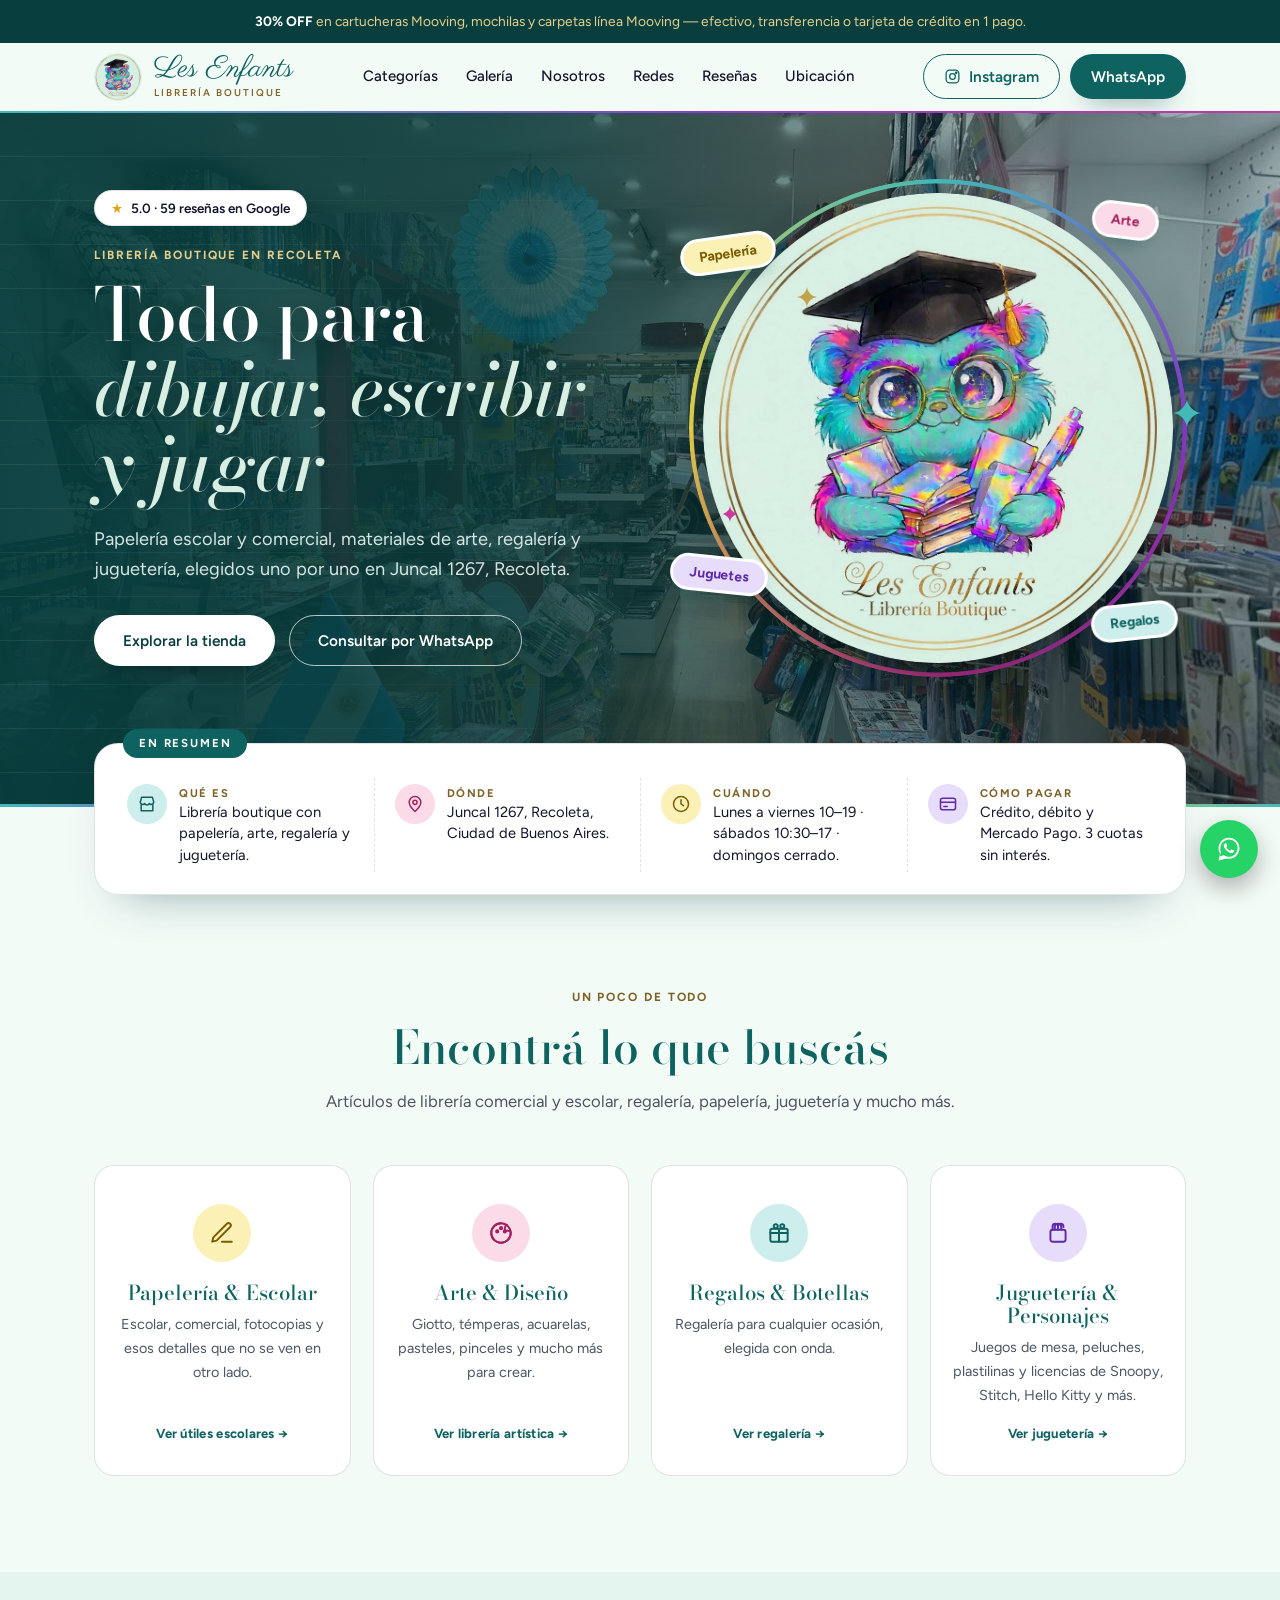
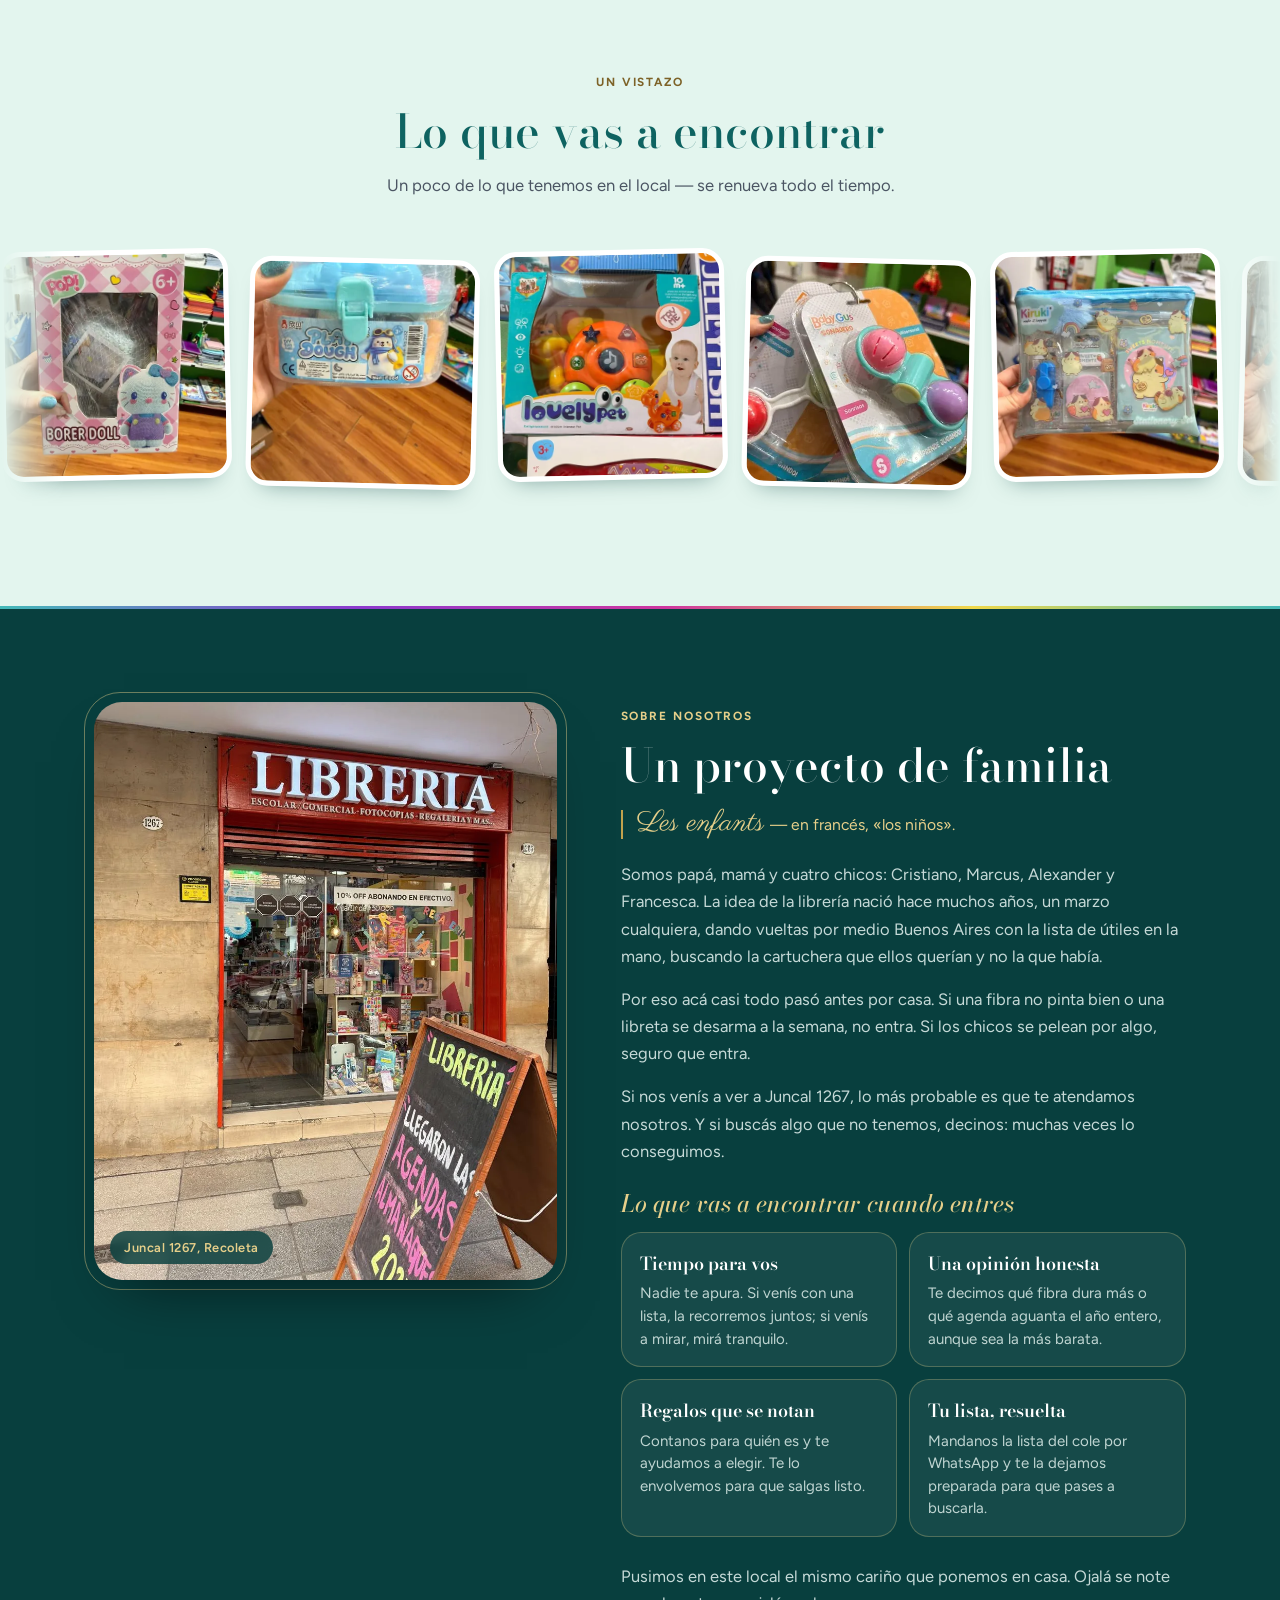
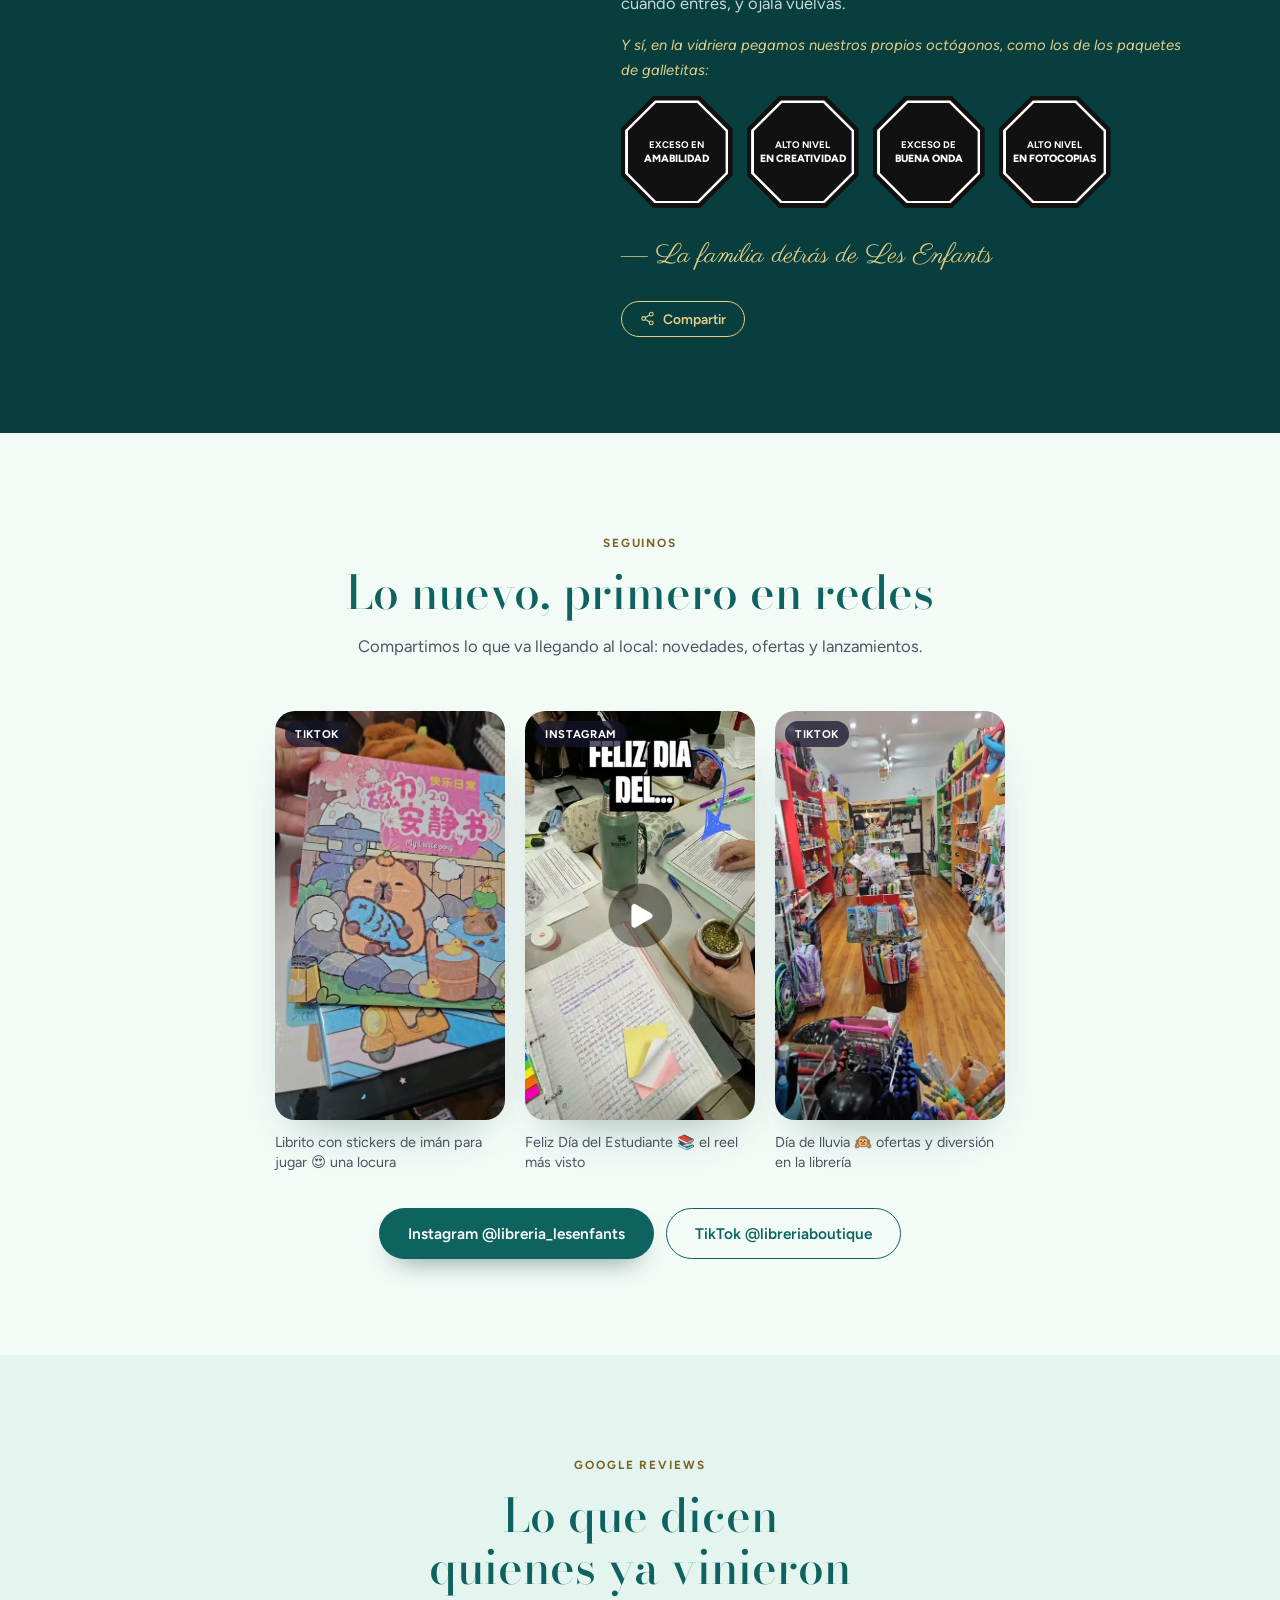
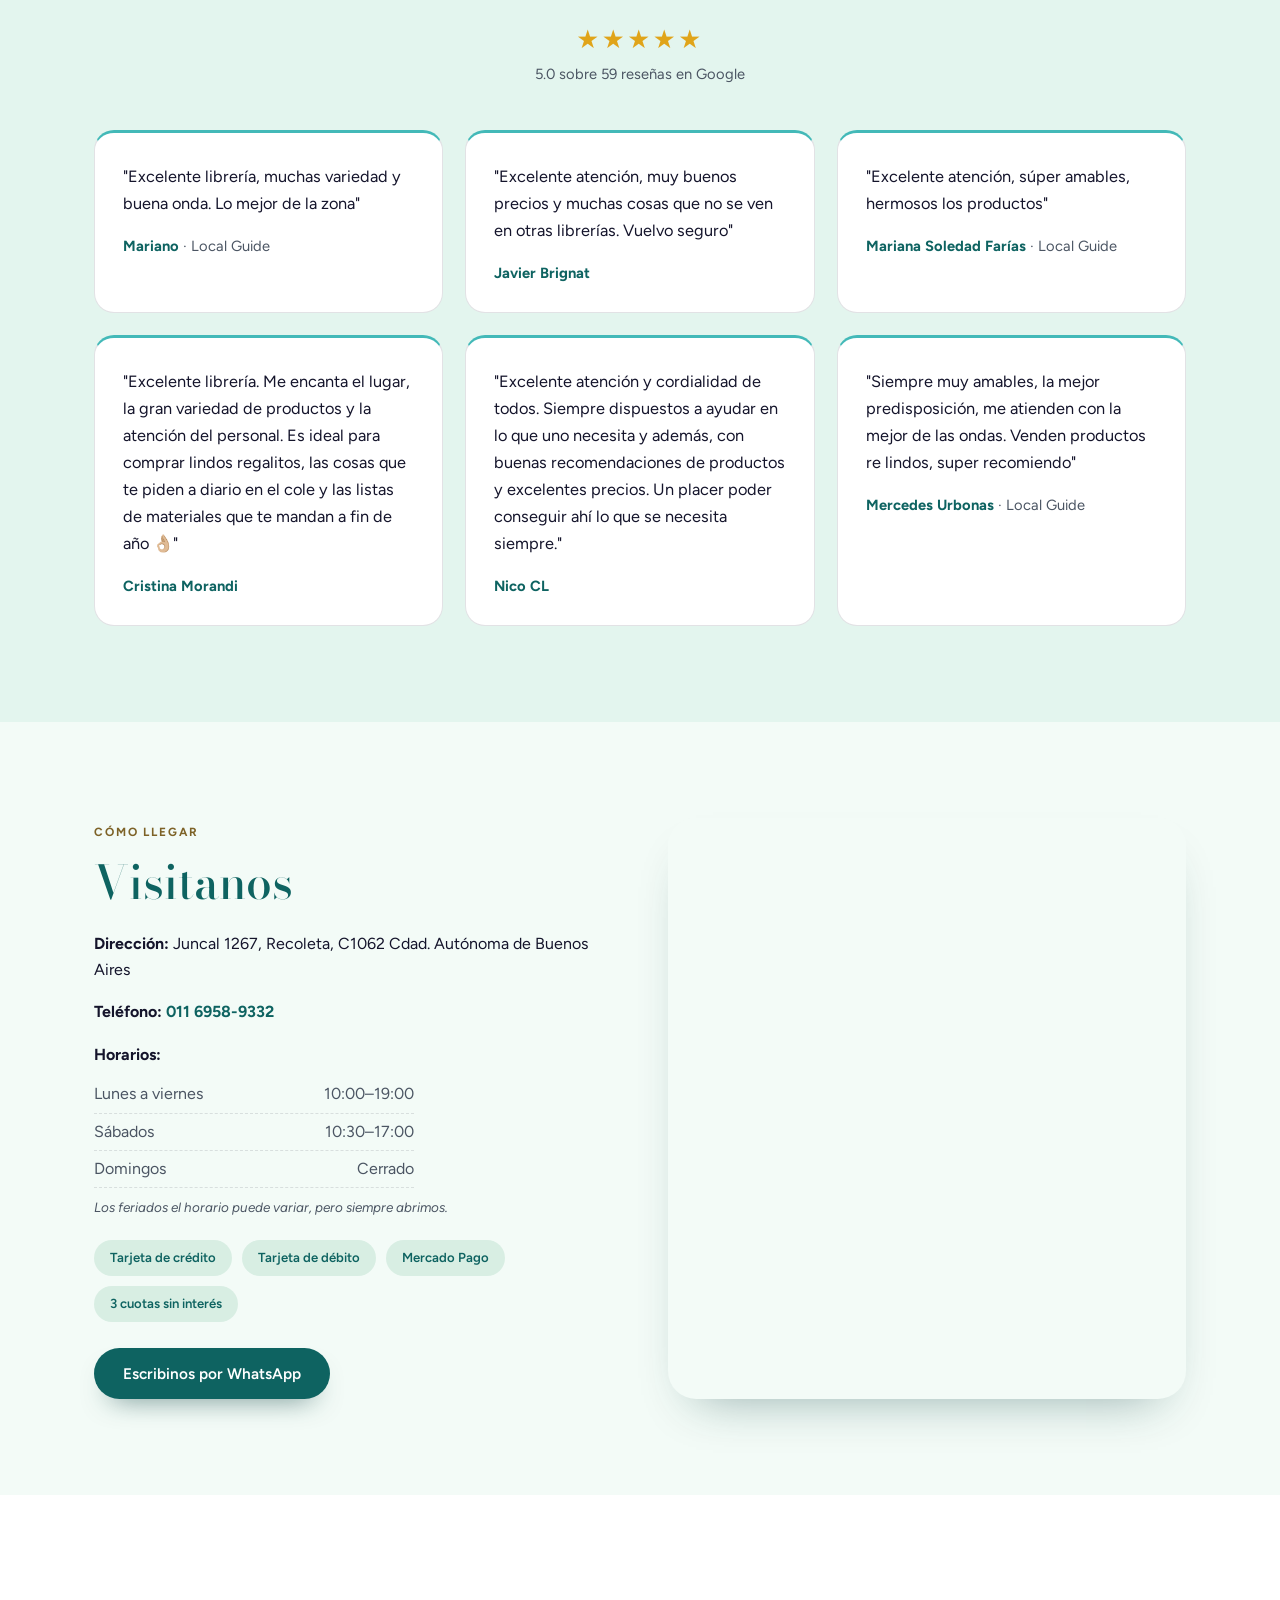
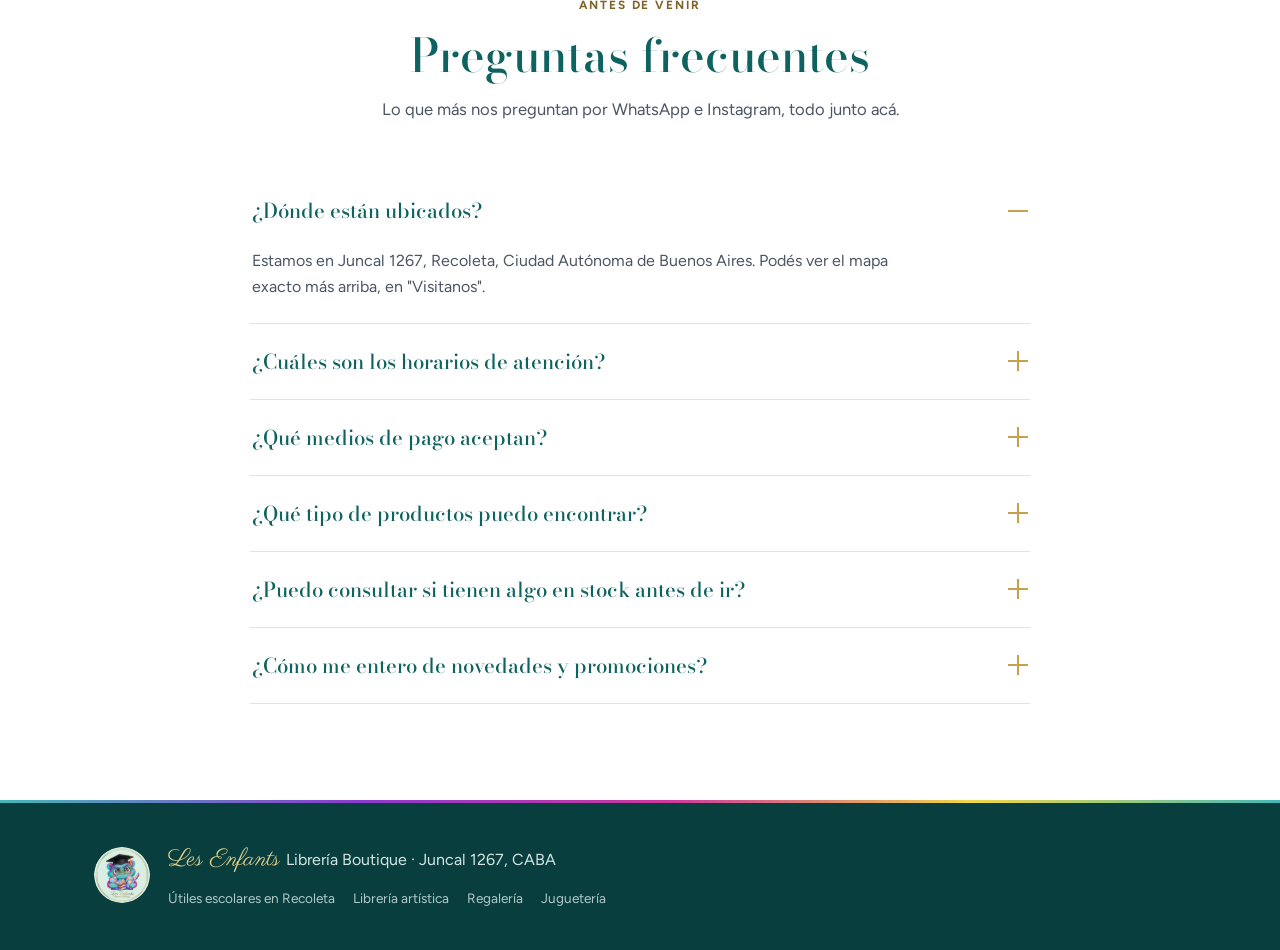
<file: index.html>
<!DOCTYPE html>
<html lang="es">
<head>
<meta charset="UTF-8">
<meta name="viewport" content="width=device-width, initial-scale=1.0">
<title>Les Enfants | Librería boutique y juguetería en Recoleta</title>
<meta name="description" content="Librería boutique en Recoleta, Buenos Aires — Juncal 1267. Papelería escolar y comercial, materiales de arte, regalería y juguetería. 5.0★ en Google.">
<meta name="theme-color" content="#0e6361">
<link rel="preconnect" href="https://fonts.googleapis.com">
<link rel="preconnect" href="https://fonts.gstatic.com" crossorigin>
<link href="https://fonts.googleapis.com/css2?family=Bodoni+Moda:ital,opsz,wght@0,6..96,400..700;1,6..96,400..700&family=Figtree:wght@400..700&family=Parisienne&display=swap" rel="stylesheet">
<link rel="canonical" href="https://librerialesenfants.com/">
<link rel="icon" type="image/png" sizes="32x32" href="assets/img/favicon-32.png">
<link rel="icon" type="image/png" sizes="16x16" href="assets/img/favicon-16.png">
<link rel="apple-touch-icon" href="assets/img/apple-touch-icon.png">
<link rel="stylesheet" href="styles.css?v=6">
<meta property="og:type" content="business.business">
<meta property="og:title" content="Les Enfants Librería Boutique | Librería y juguetería en Recoleta">
<meta property="og:description" content="Papelería, arte, regalería y juguetería en Juncal 1267, Recoleta. Elegidos uno por uno. 5.0★ en Google.">
<meta property="og:image" content="https://librerialesenfants.com/assets/img/og-image.jpg">
<meta property="og:image:width" content="1200">
<meta property="og:image:height" content="630">
<meta property="og:url" content="https://librerialesenfants.com/">
<meta property="og:locale" content="es_AR">
<meta name="twitter:card" content="summary_large_image">
<script type="application/ld+json">
{
  "@context": "https://schema.org",
  "@type": "BookStore",
  "name": "Les Enfants Librería Boutique",
  "alternateName": "Les Enfants",
  "description": "Librería boutique en Recoleta, Buenos Aires. Papelería comercial y escolar, arte, regalería, juguetería y artículos que no se ven en otro lado.",
  "image": "https://librerialesenfants.com/assets/img/og-image.jpg",
  "url": "https://librerialesenfants.com/",
  "telephone": "+5491169589332",
  "sameAs": ["https://www.instagram.com/libreria_lesenfants/", "https://www.tiktok.com/@libreriaboutique"],
  "priceRange": "$$",
  "address": {
    "@type": "PostalAddress",
    "streetAddress": "Juncal 1267",
    "addressLocality": "Recoleta, Buenos Aires",
    "addressRegion": "CABA",
    "postalCode": "C1062",
    "addressCountry": "AR"
  },
  "geo": {
    "@type": "GeoCoordinates",
    "latitude": -34.5926909,
    "longitude": -58.3854901
  },
  "hasMap": "https://maps.google.com/?cid=1390204583059692264",
  "openingHoursSpecification": [
    {
      "@type": "OpeningHoursSpecification",
      "dayOfWeek": ["Monday", "Tuesday", "Wednesday", "Thursday", "Friday"],
      "opens": "10:00",
      "closes": "19:00"
    },
    {
      "@type": "OpeningHoursSpecification",
      "dayOfWeek": "Saturday",
      "opens": "10:30",
      "closes": "17:00"
    }
  ],
  "aggregateRating": {
    "@type": "AggregateRating",
    "ratingValue": "5.0",
    "reviewCount": "59"
  }
}
</script>
<script type="application/ld+json">
{
  "@context": "https://schema.org",
  "@type": "FAQPage",
  "mainEntity": [
    {
      "@type": "Question",
      "name": "¿Dónde están ubicados?",
      "acceptedAnswer": { "@type": "Answer", "text": "Estamos en Juncal 1267, Recoleta, Ciudad Autónoma de Buenos Aires." }
    },
    {
      "@type": "Question",
      "name": "¿Cuáles son los horarios de atención?",
      "acceptedAnswer": { "@type": "Answer", "text": "Lunes a viernes de 10 a 19 hs, y sábados de 10:30 a 17 hs. Domingos cerrado. En feriados el horario puede variar, pero siempre abrimos." }
    },
    {
      "@type": "Question",
      "name": "¿Qué medios de pago aceptan?",
      "acceptedAnswer": { "@type": "Answer", "text": "Tarjeta de crédito, tarjeta de débito y Mercado Pago, con la posibilidad de pagar en 3 cuotas sin interés." }
    },
    {
      "@type": "Question",
      "name": "¿Qué tipo de productos puedo encontrar?",
      "acceptedAnswer": { "@type": "Answer", "text": "Papelería comercial y escolar, arte, regalería, juguetería y artículos con licencias como Hello Kitty, Snoopy, Spiderman y la Selección Argentina, entre otras." }
    },
    {
      "@type": "Question",
      "name": "¿Puedo consultar si tienen algo en stock antes de ir?",
      "acceptedAnswer": { "@type": "Answer", "text": "Sí, se puede consultar disponibilidad por WhatsApp o por DM de Instagram antes de acercarse al local." }
    },
    {
      "@type": "Question",
      "name": "¿Cómo me entero de novedades y promociones?",
      "acceptedAnswer": { "@type": "Answer", "text": "Siguiendo a Les Enfants en Instagram (@libreria_lesenfants) y TikTok (@libreriaboutique), donde compartimos las novedades primero." }
    }
  ]
}
</script>
</head>
<body>

<a class="skip-link" href="#main">Ir al contenido</a>

<div class="promo-bar">
  <strong>30% OFF</strong> en cartucheras Mooving, mochilas y carpetas línea Mooving — efectivo, transferencia o tarjeta de crédito en 1 pago.
</div>

<header class="site-header">
  <div class="container header-inner">
    <a href="#inicio" class="brand" aria-label="Les Enfants Librería Boutique — inicio">
      <img src="assets/img/logo-badge-160.png" alt="Logo de Les Enfants Librería Boutique: un osito con birrete" class="brand-badge" width="48" height="48">
      <span class="brand-text"><span class="brand-script">Les Enfants</span><small>Librería Boutique</small></span>
    </a>
    <nav class="nav" id="nav" aria-label="Secciones">
      <a href="#categorias">Categorías</a>
      <a href="#galeria">Galería</a>
      <a href="#nosotros">Nosotros</a>
      <a href="#redes">Redes</a>
      <a href="#resenas">Reseñas</a>
      <a href="#ubicacion">Ubicación</a>
    </nav>
    <div class="header-ctas">
      <a href="https://www.instagram.com/libreria_lesenfants/" class="btn btn-outline nav-cta" target="_blank" rel="noopener">
        <svg viewBox="0 0 24 24" fill="none" stroke="currentColor" stroke-width="1.8" aria-hidden="true"><rect x="3" y="3" width="18" height="18" rx="5"/><circle cx="12" cy="12" r="4"/><circle cx="17.2" cy="6.8" r="1"/></svg>
        Instagram
      </a>
      <a href="https://wa.me/5491169589332?text=Hola!%20Vi%20la%20web%20de%20Les%20Enfants%20y%20quer%C3%ADa%20consultar" class="btn btn-primary nav-cta" target="_blank" rel="noopener">WhatsApp</a>
    </div>
    <button class="menu-toggle" id="menuToggle" aria-label="Abrir menú" aria-expanded="false" aria-controls="nav">
      <span></span><span></span><span></span>
    </button>
  </div>
</header>

<main id="main">

  <section class="hero hero--photo" id="inicio">
    <div class="hero-photo">
      <img src="assets/img/interior-libreria-les-enfants-recoleta.webp" srcset="assets/img/interior-libreria-les-enfants-recoleta-800.webp 800w, assets/img/interior-libreria-les-enfants-recoleta.webp 1280w" sizes="100vw" alt="Interior de Les Enfants Librería Boutique en Recoleta: pasillo con estanterías de papelería, útiles y juguetes" width="1280" height="960" fetchpriority="high">
    </div>
    <div class="container hero-grid">
      <div class="hero-copy">
        <span class="rating-chip"><span aria-hidden="true">★</span> 5.0 · 59 reseñas en Google</span>
        <span class="eyebrow">Librería boutique en Recoleta</span>
        <h1>Todo para <em>dibujar, escribir <span class="nb">y jugar</span></em></h1>
        <p class="hero-lede">Papelería escolar y comercial, materiales de arte, regalería y juguetería, elegidos uno por uno en Juncal 1267, Recoleta.</p>
        <div class="hero-actions">
          <a href="#categorias" class="btn btn-primary">Explorar la tienda</a>
          <a href="https://wa.me/5491169589332?text=Hola!%20Vi%20la%20web%20de%20Les%20Enfants%20y%20quer%C3%ADa%20consultar" class="btn btn-outline" target="_blank" rel="noopener">Consultar por WhatsApp</a>
        </div>
      </div>
      <div class="hero-art" aria-hidden="false">
        <div class="badge-wrap">
          <span class="holo-ring" aria-hidden="true"></span>
          <img class="hero-badge" src="assets/img/logo-badge-1000.webp" alt="Les Enfants Librería Boutique: osito turquesa con birrete y anteojos que abraza libretas y una lapicera" width="1000" height="1000" fetchpriority="high">
          <span class="sticker sticker--butter s1" aria-hidden="true">Papelería</span>
          <span class="sticker sticker--rose s2" aria-hidden="true">Arte</span>
          <span class="sticker sticker--lilac s3" aria-hidden="true">Juguetes</span>
          <span class="sticker sticker--aqua s4" aria-hidden="true">Regalos</span>
          <svg class="spark sp1" viewBox="0 0 24 24" aria-hidden="true"><path d="M12 0c.8 6.2 5.8 11.2 12 12-6.2.8-11.2 5.8-12 12-.8-6.2-5.8-11.2-12-12 6.2-.8 11.2-5.8 12-12Z"/></svg>
          <svg class="spark sp2" viewBox="0 0 24 24" aria-hidden="true"><path d="M12 0c.8 6.2 5.8 11.2 12 12-6.2.8-11.2 5.8-12 12-.8-6.2-5.8-11.2-12-12 6.2-.8 11.2-5.8 12-12Z"/></svg>
          <svg class="spark sp3" viewBox="0 0 24 24" aria-hidden="true"><path d="M12 0c.8 6.2 5.8 11.2 12 12-6.2.8-11.2 5.8-12 12-.8-6.2-5.8-11.2-12-12 6.2-.8 11.2-5.8 12-12Z"/></svg>
        </div>
      </div>
    </div>
  </section>

  <section class="resumen" aria-labelledby="resumen-title">
    <div class="container">
      <div class="ficha">
        <h2 class="ficha-tab" id="resumen-title">En resumen</h2>
        <dl class="ficha-grid">
          <div class="ficha-item">
            <span class="ficha-ico ico--aqua" aria-hidden="true"><svg viewBox="0 0 24 24" fill="none" stroke="currentColor" stroke-width="1.8" stroke-linecap="round" stroke-linejoin="round"><path d="M4 9.5 5.5 4h13L20 9.5"/><path d="M4 9.5a3 3 0 0 0 5.3 1.9 3 3 0 0 0 5.4 0A3 3 0 0 0 20 9.5"/><path d="M5 13v7h14v-7"/></svg></span>
            <dt>Qué es</dt>
            <dd>Librería boutique con papelería, arte, regalería y juguetería.</dd>
          </div>
          <div class="ficha-item">
            <span class="ficha-ico ico--rose" aria-hidden="true"><svg viewBox="0 0 24 24" fill="none" stroke="currentColor" stroke-width="1.8" stroke-linecap="round" stroke-linejoin="round"><path d="M12 21s-7-6.2-7-11a7 7 0 1 1 14 0c0 4.8-7 11-7 11Z"/><circle cx="12" cy="10" r="2.5"/></svg></span>
            <dt>Dónde</dt>
            <dd>Juncal 1267, Recoleta, Ciudad de Buenos Aires.</dd>
          </div>
          <div class="ficha-item">
            <span class="ficha-ico ico--butter" aria-hidden="true"><svg viewBox="0 0 24 24" fill="none" stroke="currentColor" stroke-width="1.8" stroke-linecap="round" stroke-linejoin="round"><circle cx="12" cy="12" r="9"/><path d="M12 7v5l3 2"/></svg></span>
            <dt>Cuándo</dt>
            <dd>Lunes a viernes 10–19 · sábados 10:30–17 · domingos cerrado.</dd>
          </div>
          <div class="ficha-item">
            <span class="ficha-ico ico--lilac" aria-hidden="true"><svg viewBox="0 0 24 24" fill="none" stroke="currentColor" stroke-width="1.8" stroke-linecap="round" stroke-linejoin="round"><rect x="3" y="5" width="18" height="14" rx="2.5"/><path d="M3 10h18M7 15h4"/></svg></span>
            <dt>Cómo pagar</dt>
            <dd>Crédito, débito y Mercado Pago. 3 cuotas sin interés.</dd>
          </div>
        </dl>
      </div>
    </div>
  </section>

  <section class="categorias" id="categorias">
    <div class="container">
      <div class="section-head">
        <span class="eyebrow">Un poco de todo</span>
        <h2>Encontrá lo que buscás</h2>
        <p>Artículos de librería comercial y escolar, regalería, papelería, juguetería y mucho más.</p>
      </div>
      <div class="cat-grid">
        <a class="cat-card" href="libreria-utiles-escolares-recoleta/">
          <div class="cat-icon ico--butter"><svg viewBox="0 0 24 24" fill="none" stroke="currentColor" stroke-width="1.8" stroke-linecap="round" stroke-linejoin="round" aria-hidden="true"><path d="M12 20h9"/><path d="M16.5 3.5a2.1 2.1 0 0 1 3 3L7 19l-4 1 1-4Z"/></svg></div>
          <h3>Papelería &amp; Escolar</h3>
          <p>Escolar, comercial, fotocopias y esos detalles que no se ven en otro lado.</p>
          <span class="cat-more">Ver útiles escolares →</span>
        </a>
        <a class="cat-card" href="libreria-artistica-recoleta/">
          <div class="cat-icon ico--rose"><svg viewBox="0 0 24 24" fill="none" stroke="currentColor" stroke-width="1.8" stroke-linecap="round" stroke-linejoin="round" aria-hidden="true"><circle cx="12" cy="12" r="9"/><path d="M12 3a9 9 0 1 0 9 9c0-1-1-2-2.5-2h-1a2 2 0 0 1-2-2v-.5c0-1.4 1-2.5 2-3"/><circle cx="8.5" cy="10.5" r="1"/><circle cx="12" cy="7.5" r="1"/><circle cx="15.5" cy="10.5" r="1"/></svg></div>
          <h3>Arte &amp; Diseño</h3>
          <p>Giotto, témperas, acuarelas, pasteles, pinceles y mucho más para crear.</p>
          <span class="cat-more">Ver librería artística →</span>
        </a>
        <a class="cat-card" href="regaleria-recoleta/">
          <div class="cat-icon ico--aqua"><svg viewBox="0 0 24 24" fill="none" stroke="currentColor" stroke-width="1.8" stroke-linecap="round" stroke-linejoin="round" aria-hidden="true"><rect x="4" y="8" width="16" height="12" rx="1.5"/><path d="M4 12h16M12 8v12M9 8c-2-1-3-4 0-4s2 3 0 4ZM15 8c2-1 3-4 0-4s-2 3 0 4Z"/></svg></div>
          <h3>Regalos &amp; Botellas</h3>
          <p>Regalería para cualquier ocasión, elegida con onda.</p>
          <span class="cat-more">Ver regalería →</span>
        </a>
        <a class="cat-card" href="jugueteria-recoleta/">
          <div class="cat-icon ico--lilac"><svg viewBox="0 0 24 24" fill="none" stroke="currentColor" stroke-width="1.8" stroke-linecap="round" stroke-linejoin="round" aria-hidden="true"><rect x="5" y="9" width="14" height="11" rx="2"/><path d="M8 9V6a2.5 2.5 0 0 1 5 0v.5M13 9V6a2.5 2.5 0 0 1 5 0v.5" transform="translate(-1)"/><path d="M9 9V6.5a3 3 0 0 1 6 0V9"/></svg></div>
          <h3>Juguetería &amp; Personajes</h3>
          <p>Juegos de mesa, peluches, plastilinas y licencias de Snoopy, Stitch, Hello Kitty y más.</p>
          <span class="cat-more">Ver juguetería →</span>
        </a>
      </div>
    </div>
  </section>

  <section class="galeria" id="galeria">
    <div class="container">
      <div class="section-head">
        <span class="eyebrow">Un vistazo</span>
        <h2>Lo que vas a encontrar</h2>
        <p>Un poco de lo que tenemos en el local — se renueva todo el tiempo.</p>
      </div>
    </div>
    <div class="galeria-track">
      <div class="galeria-track-inner">
        <div class="galeria-slide"><img src="assets/img/galeria/muneca-hello-kitty-borer-doll.webp" alt="Muñeca de peluche Hello Kitty en caja, Borer Doll — Les Enfants Librería Boutique" loading="lazy" decoding="async" width="230" height="230"></div>
        <div class="galeria-slide"><img src="assets/img/galeria/set-plastilinas-play-dough.webp" alt="Set de plastilinas Play Dough en caja plástica — Les Enfants Librería Boutique" loading="lazy" decoding="async" width="230" height="230"></div>
        <div class="galeria-slide"><img src="assets/img/galeria/mascota-interactiva-lovely-pet.webp" alt="Mascota interactiva Lovely Pet con luces y sonidos — Les Enfants Librería Boutique" loading="lazy" decoding="async" width="230" height="230"></div>
        <div class="galeria-slide"><img src="assets/img/galeria/sonajeros-baby-gus.webp" alt="Sonajeros Baby Gus para bebés — Les Enfants Librería Boutique" loading="lazy" decoding="async" width="230" height="230"></div>
        <div class="galeria-slide"><img src="assets/img/galeria/cartuchera-kiruki-sweets-moments.webp" alt="Cartuchera de tela Kiruki con diseño Sweets Moments — Les Enfants Librería Boutique" loading="lazy" decoding="async" width="230" height="230"></div>
        <div class="galeria-slide"><img src="assets/img/galeria/organizador-cuentas-mostacillas-crystal-tec.webp" alt="Organizador de cuentas y mostacillas Crystal Tec con tijera — Les Enfants Librería Boutique" loading="lazy" decoding="async" width="230" height="230"></div>
        <div class="galeria-slide"><img src="assets/img/galeria/set-tiny-trenzas-accesorios-pelo.webp" alt="Set Tiny para trenzas y accesorios de pelo — Les Enfants Librería Boutique" loading="lazy" decoding="async" width="230" height="230"></div>
        <div class="galeria-slide"><img src="assets/img/galeria/cartas-educativas-school-play.webp" alt="Cartas educativas infantiles School Play, sumas y números — Les Enfants Librería Boutique" loading="lazy" decoding="async" width="230" height="230"></div>
        <div class="galeria-slide"><img src="assets/img/galeria/juego-mesa-batalla-naval.webp" alt="Juego de mesa Batalla Naval — Les Enfants Librería Boutique" loading="lazy" decoding="async" width="230" height="230"></div>
        <div class="galeria-slide"><img src="assets/img/galeria/set-maquillaje-juguete-tiny-fashion.webp" alt="Set de maquillaje de juguete Tiny Fashion Make Up — Les Enfants Librería Boutique" loading="lazy" decoding="async" width="230" height="230"></div>
        <div class="galeria-slide"><img src="assets/img/galeria/fibras-maped-colorpeps-pastel.webp" alt="Fibras Maped Color'Peps Pastel x10 — Les Enfants Librería Boutique" loading="lazy" decoding="async" width="230" height="230"></div>
        <div class="galeria-slide"><img src="assets/img/galeria/crayones-lavables-giotto-bebe.webp" alt="Crayones lavables Giotto be-bé — Les Enfants Librería Boutique" loading="lazy" decoding="async" width="230" height="230"></div>
        <div class="galeria-slide"><img src="assets/img/galeria/cartuchera-spiderman.webp" alt="Cartuchera de Spiderman — Les Enfants Librería Boutique" loading="lazy" decoding="async" width="230" height="230"></div>
        <div class="galeria-slide"><img src="assets/img/galeria/revistas-pintar-toy-story-llamas.webp" alt="Revistas para pintar de Toy Story y de llamas — Les Enfants Librería Boutique" loading="lazy" decoding="async" width="230" height="230"></div>
        <div class="galeria-slide"><img src="assets/img/galeria/pizarra-magnetica-olami.webp" alt="Pizarra magnética blanca Olami — Les Enfants Librería Boutique" loading="lazy" decoding="async" width="230" height="230"></div>
        <div class="galeria-slide"><img src="assets/img/galeria/botella-termica-infantil-oso.webp" alt="Botella térmica infantil con diseño de oso — Les Enfants Librería Boutique" loading="lazy" decoding="async" width="230" height="230"></div>
        <div class="galeria-slide"><img src="assets/img/galeria/espejo-cartera-seleccion-argentina.webp" alt="Espejo de cartera con escudo de la Selección Argentina — Les Enfants Librería Boutique" loading="lazy" decoding="async" width="230" height="230"></div>
        <div class="galeria-slide"><img src="assets/img/galeria/pinceles-pintura-variados.webp" alt="Pinceles de pintura variados en tarro — Les Enfants Librería Boutique" loading="lazy" decoding="async" width="230" height="230"></div>
        <div class="galeria-slide"><img src="assets/img/galeria/mochila-snoopy.webp" alt="Mochila de Snoopy — Les Enfants Librería Boutique" loading="lazy" decoding="async" width="230" height="230"></div>
        <div class="galeria-slide"><img src="assets/img/galeria/candados-clave-blooming-season.webp" alt="Candados con clave Blooming Season — Les Enfants Librería Boutique" loading="lazy" decoding="async" width="230" height="230"></div>
        <div class="galeria-slide"><img src="assets/img/galeria/temperas-acuarela-amarillo-naranja-fluo.webp" alt="Témperas acuarela color amarillo y naranja fluo — Les Enfants Librería Boutique" loading="lazy" decoding="async" width="230" height="230"></div>
        <div class="galeria-slide"><img src="assets/img/galeria/sacapuntas-gomas-borrar-surtidos.webp" alt="Sacapuntas y gomas de borrar surtidos — Les Enfants Librería Boutique" loading="lazy" decoding="async" width="230" height="230"></div>
        <div class="galeria-slide"><img src="assets/img/galeria/acuarelas-giotto-acquerelli.webp" alt="Acuarelas Giotto Acquerelli x24 — Les Enfants Librería Boutique" loading="lazy" decoding="async" width="230" height="230"></div>
        <div class="galeria-slide"><img src="assets/img/galeria/cartuchera-mooving-oso-peluche-rosa.webp" alt="Cartuchera Mooving con oso de peluche rosa — Les Enfants Librería Boutique" loading="lazy" decoding="async" width="230" height="230"></div>
        <div class="galeria-slide"><img src="assets/img/galeria/pasteles-oleo-soft-colors.webp" alt="Pasteles al óleo Soft Colors x24 — Les Enfants Librería Boutique" loading="lazy" decoding="async" width="230" height="230"></div>
        <div class="galeria-slide"><img src="assets/img/galeria/set-hello-kitty-cartuchera-libreta-lapiceras.webp" alt="Set de artículos de Hello Kitty: cartuchera, libreta y lapiceras — Les Enfants Librería Boutique" loading="lazy" decoding="async" width="230" height="230"></div>
        <div class="galeria-slide"><img src="assets/img/galeria/marcadores-stampers-pastel-paw-kiruki.webp" alt="Marcadores Stampers 2 en 1 y Pastel Paw de Kiruki — Les Enfants Librería Boutique" loading="lazy" decoding="async" width="230" height="230"></div>
        <div class="galeria-slide"><img src="assets/img/galeria/figuritas-stickers-seleccion-argentina.webp" alt="Figuritas y stickers de la Selección Argentina — Les Enfants Librería Boutique" loading="lazy" decoding="async" width="230" height="230"></div>
        <div class="galeria-slide"><img src="assets/img/galeria/cuadernos-anillados-snoopy-stitch-seleccion.webp" alt="Cuadernos anillados de Snoopy, Stitch y la Selección Argentina — Les Enfants Librería Boutique" loading="lazy" decoding="async" width="230" height="230"></div>
        <div class="galeria-slide"><img src="assets/img/galeria/lapicera-seleccion-argentina-estuche.webp" alt="Lapicera de la Selección Argentina en estuche — Les Enfants Librería Boutique" loading="lazy" decoding="async" width="230" height="230"></div>
        <div class="galeria-dup" aria-hidden="true">
        <div class="galeria-slide"><img src="assets/img/galeria/muneca-hello-kitty-borer-doll.webp" alt="" loading="lazy" decoding="async" width="230" height="230"></div>
        <div class="galeria-slide"><img src="assets/img/galeria/set-plastilinas-play-dough.webp" alt="" loading="lazy" decoding="async" width="230" height="230"></div>
        <div class="galeria-slide"><img src="assets/img/galeria/mascota-interactiva-lovely-pet.webp" alt="" loading="lazy" decoding="async" width="230" height="230"></div>
        <div class="galeria-slide"><img src="assets/img/galeria/sonajeros-baby-gus.webp" alt="" loading="lazy" decoding="async" width="230" height="230"></div>
        <div class="galeria-slide"><img src="assets/img/galeria/cartuchera-kiruki-sweets-moments.webp" alt="" loading="lazy" decoding="async" width="230" height="230"></div>
        <div class="galeria-slide"><img src="assets/img/galeria/organizador-cuentas-mostacillas-crystal-tec.webp" alt="" loading="lazy" decoding="async" width="230" height="230"></div>
        <div class="galeria-slide"><img src="assets/img/galeria/set-tiny-trenzas-accesorios-pelo.webp" alt="" loading="lazy" decoding="async" width="230" height="230"></div>
        <div class="galeria-slide"><img src="assets/img/galeria/cartas-educativas-school-play.webp" alt="" loading="lazy" decoding="async" width="230" height="230"></div>
        <div class="galeria-slide"><img src="assets/img/galeria/juego-mesa-batalla-naval.webp" alt="" loading="lazy" decoding="async" width="230" height="230"></div>
        <div class="galeria-slide"><img src="assets/img/galeria/set-maquillaje-juguete-tiny-fashion.webp" alt="" loading="lazy" decoding="async" width="230" height="230"></div>
        <div class="galeria-slide"><img src="assets/img/galeria/fibras-maped-colorpeps-pastel.webp" alt="" loading="lazy" decoding="async" width="230" height="230"></div>
        <div class="galeria-slide"><img src="assets/img/galeria/crayones-lavables-giotto-bebe.webp" alt="" loading="lazy" decoding="async" width="230" height="230"></div>
        <div class="galeria-slide"><img src="assets/img/galeria/cartuchera-spiderman.webp" alt="" loading="lazy" decoding="async" width="230" height="230"></div>
        <div class="galeria-slide"><img src="assets/img/galeria/revistas-pintar-toy-story-llamas.webp" alt="" loading="lazy" decoding="async" width="230" height="230"></div>
        <div class="galeria-slide"><img src="assets/img/galeria/pizarra-magnetica-olami.webp" alt="" loading="lazy" decoding="async" width="230" height="230"></div>
        <div class="galeria-slide"><img src="assets/img/galeria/botella-termica-infantil-oso.webp" alt="" loading="lazy" decoding="async" width="230" height="230"></div>
        <div class="galeria-slide"><img src="assets/img/galeria/espejo-cartera-seleccion-argentina.webp" alt="" loading="lazy" decoding="async" width="230" height="230"></div>
        <div class="galeria-slide"><img src="assets/img/galeria/pinceles-pintura-variados.webp" alt="" loading="lazy" decoding="async" width="230" height="230"></div>
        <div class="galeria-slide"><img src="assets/img/galeria/mochila-snoopy.webp" alt="" loading="lazy" decoding="async" width="230" height="230"></div>
        <div class="galeria-slide"><img src="assets/img/galeria/candados-clave-blooming-season.webp" alt="" loading="lazy" decoding="async" width="230" height="230"></div>
        <div class="galeria-slide"><img src="assets/img/galeria/temperas-acuarela-amarillo-naranja-fluo.webp" alt="" loading="lazy" decoding="async" width="230" height="230"></div>
        <div class="galeria-slide"><img src="assets/img/galeria/sacapuntas-gomas-borrar-surtidos.webp" alt="" loading="lazy" decoding="async" width="230" height="230"></div>
        <div class="galeria-slide"><img src="assets/img/galeria/acuarelas-giotto-acquerelli.webp" alt="" loading="lazy" decoding="async" width="230" height="230"></div>
        <div class="galeria-slide"><img src="assets/img/galeria/cartuchera-mooving-oso-peluche-rosa.webp" alt="" loading="lazy" decoding="async" width="230" height="230"></div>
        <div class="galeria-slide"><img src="assets/img/galeria/pasteles-oleo-soft-colors.webp" alt="" loading="lazy" decoding="async" width="230" height="230"></div>
        <div class="galeria-slide"><img src="assets/img/galeria/set-hello-kitty-cartuchera-libreta-lapiceras.webp" alt="" loading="lazy" decoding="async" width="230" height="230"></div>
        <div class="galeria-slide"><img src="assets/img/galeria/marcadores-stampers-pastel-paw-kiruki.webp" alt="" loading="lazy" decoding="async" width="230" height="230"></div>
        <div class="galeria-slide"><img src="assets/img/galeria/figuritas-stickers-seleccion-argentina.webp" alt="" loading="lazy" decoding="async" width="230" height="230"></div>
        <div class="galeria-slide"><img src="assets/img/galeria/cuadernos-anillados-snoopy-stitch-seleccion.webp" alt="" loading="lazy" decoding="async" width="230" height="230"></div>
        <div class="galeria-slide"><img src="assets/img/galeria/lapicera-seleccion-argentina-estuche.webp" alt="" loading="lazy" decoding="async" width="230" height="230"></div>
        </div>
      </div>
    </div>
  </section>

  <section class="nosotros" id="nosotros">
    <div class="container nosotros-grid">
      <div class="nosotros-media">
        <figure class="nosotros-photo">
          <img src="assets/img/fachada-les-enfants-juncal-1267.webp" alt="Fachada de Les Enfants Librería Boutique en Juncal 1267, Recoleta: marquesina roja, vidriera con juguetes y pizarrón en la vereda" width="900" height="1125" loading="lazy" decoding="async">
          <figcaption>Juncal 1267, Recoleta</figcaption>
        </figure>
      </div>
      <div class="nosotros-content">
        <span class="eyebrow">Sobre nosotros</span>
        <h2>Un proyecto de familia</h2>
        <p class="etimologia"><span class="brand-script">Les enfants</span> — en francés, «los niños».</p>
        <!-- A CONFIRMAR con la dueña (texto reescrito 2026-09-25, algunas anécdotas son supuestas):
             "papá y mamá", la búsqueda de útiles en marzo, que los chicos "prueban" productos, y que se consiguen cosas por encargo. -->
        <p>Somos papá, mamá y cuatro chicos: Cristiano, Marcus, Alexander y Francesca. La idea de la librería nació hace muchos años, un marzo cualquiera, dando vueltas por medio Buenos Aires con la lista de útiles en la mano, buscando la cartuchera que ellos querían y no la que había.</p>
        <p>Por eso acá casi todo pasó antes por casa. Si una fibra no pinta bien o una libreta se desarma a la semana, no entra. Si los chicos se pelean por algo, seguro que entra.</p>
        <p>Si nos venís a ver a Juncal 1267, lo más probable es que te atendamos nosotros. Y si buscás algo que no tenemos, decinos: muchas veces lo conseguimos.</p>

        <h3>Lo que vas a encontrar cuando entres</h3>
        <!-- A CONFIRMAR con la dueña: envolvemos para regalo sin cargo, armamos la lista escolar por WhatsApp,
             "te decimos si algo no vale la pena". -->
        <ul class="promesas">
          <li><strong>Tiempo para vos</strong><span>Nadie te apura. Si venís con una lista, la recorremos juntos; si venís a mirar, mirá tranquilo.</span></li>
          <li><strong>Una opinión honesta</strong><span>Te decimos qué fibra dura más o qué agenda aguanta el año entero, aunque sea la más barata.</span></li>
          <li><strong>Regalos que se notan</strong><span>Contanos para quién es y te ayudamos a elegir. Te lo envolvemos para que salgas listo.</span></li>
          <li><strong>Tu lista, resuelta</strong><span>Mandanos la lista del cole por WhatsApp y te la dejamos preparada para que pases a buscarla.</span></li>
        </ul>
        <p>Pusimos en este local el mismo cariño que ponemos en casa. Ojalá se note cuando entres, y ojalá vuelvas.</p>

        <p class="sellos-caption">Y sí, en la vidriera pegamos nuestros propios octógonos, como los de los paquetes de galletitas:</p>
        <ul class="sellos-row">
          <li class="sello-octagono"><div class="sello-ring"><div class="sello-inner"><span>EXCESO EN</span><strong>AMABILIDAD</strong></div></div></li>
          <li class="sello-octagono"><div class="sello-ring"><div class="sello-inner"><span>ALTO NIVEL</span><strong>EN CREATIVIDAD</strong></div></div></li>
          <li class="sello-octagono"><div class="sello-ring"><div class="sello-inner"><span>EXCESO DE</span><strong>BUENA ONDA</strong></div></div></li>
          <li class="sello-octagono"><div class="sello-ring"><div class="sello-inner"><span>ALTO NIVEL</span><strong>EN FOTOCOPIAS</strong></div></div></li>
        </ul>

        <p class="nosotros-signature">— La familia detrás de Les Enfants</p>
        <div class="share-row">
          <button class="share-btn" id="shareBtn" type="button">
            <svg viewBox="0 0 24 24" fill="none" stroke="currentColor" stroke-width="1.8" stroke-linecap="round" stroke-linejoin="round" aria-hidden="true"><circle cx="18" cy="5" r="3"/><circle cx="6" cy="12" r="3"/><circle cx="18" cy="19" r="3"/><path d="M8.6 10.5 15.4 6.5M8.6 13.5l6.8 4"/></svg>
            Compartir
          </button>
        </div>
      </div>
    </div>
  </section>

  <section class="redes" id="redes">
    <div class="container">
      <div class="section-head">
        <span class="eyebrow">Seguinos</span>
        <h2>Lo nuevo, primero en redes</h2>
        <p>Compartimos lo que va llegando al local: novedades, ofertas y lanzamientos.</p>
      </div>
      <div class="redes-grid">
        <a class="redes-card" href="https://www.tiktok.com/@libreriaboutique/video/7496574789100915973" target="_blank" rel="noopener">
          <span class="redes-thumb">
            <img src="assets/img/redes/tiktok-librito-stickers-iman.webp" alt="Librito de stickers con imán de carpinchos, en video de TikTok de Les Enfants" width="480" height="853" loading="lazy">
            <span class="redes-badge">TikTok</span>
          </span>
          <span class="redes-caption">Librito con stickers de imán para jugar 😍 una locura</span>
        </a>
        <a class="redes-card" href="https://www.instagram.com/reel/DdjJQueRAjL/" target="_blank" rel="noopener">
          <span class="redes-thumb">
            <img src="assets/img/redes/instagram-reel-dia-del-estudiante.webp" alt="Mate, apuntes y útiles en el reel del Día del Estudiante de Les Enfants en Instagram" width="361" height="640" loading="lazy">
            <span class="redes-badge">Instagram</span>
          </span>
          <span class="redes-caption">Feliz Día del Estudiante 📚 el reel más visto</span>
        </a>
        <a class="redes-card" href="https://www.tiktok.com/@libreriaboutique/video/7505140261693967621" target="_blank" rel="noopener">
          <span class="redes-thumb">
            <img src="assets/img/redes/tiktok-dia-de-lluvia-libreria.webp" alt="Interior de la librería Les Enfants en Recoleta, en video de TikTok" width="480" height="853" loading="lazy">
            <span class="redes-badge">TikTok</span>
          </span>
          <span class="redes-caption">Día de lluvia 🙉 ofertas y diversión en la librería</span>
        </a>
      </div>
      <div class="redes-cta">
        <a href="https://www.instagram.com/libreria_lesenfants/" class="btn btn-primary" target="_blank" rel="noopener">Instagram @libreria_lesenfants</a>
        <a href="https://www.tiktok.com/@libreriaboutique" class="btn btn-outline" target="_blank" rel="noopener">TikTok @libreriaboutique</a>
      </div>
    </div>
  </section>

  <section class="resenas" id="resenas">
    <div class="container">
      <div class="section-head">
        <span class="eyebrow">Google Reviews</span>
        <h2>Lo que dicen quienes ya vinieron</h2>
      </div>
      <div class="rating-summary"><span class="stars" aria-hidden="true">★★★★★</span> <span class="rating-text">5.0 sobre 59 reseñas en Google</span></div>
      <div class="reviews-grid">
        <blockquote class="review-card">
          <p>"Excelente librería, muchas variedad y buena onda. Lo mejor de la zona"</p>
          <cite>Mariano <span>· Local Guide</span></cite>
        </blockquote>
        <blockquote class="review-card">
          <p>"Excelente atención, muy buenos precios y muchas cosas que no se ven en otras librerías. Vuelvo seguro"</p>
          <cite>Javier Brignat</cite>
        </blockquote>
        <blockquote class="review-card">
          <p>"Excelente atención, súper amables, hermosos los productos"</p>
          <cite>Mariana Soledad Farías <span>· Local Guide</span></cite>
        </blockquote>
        <blockquote class="review-card">
          <p>"Excelente librería. Me encanta el lugar, la gran variedad de productos y la atención del personal. Es ideal para comprar lindos regalitos, las cosas que te piden a diario en el cole y las listas de materiales que te mandan a fin de año 👌🏼"</p>
          <cite>Cristina Morandi</cite>
        </blockquote>
        <blockquote class="review-card">
          <p>"Excelente atención y cordialidad de todos. Siempre dispuestos a ayudar en lo que uno necesita y además, con buenas recomendaciones de productos y excelentes precios. Un placer poder conseguir ahí lo que se necesita siempre."</p>
          <cite>Nico CL</cite>
        </blockquote>
        <blockquote class="review-card">
          <p>"Siempre muy amables, la mejor predisposición, me atienden con la mejor de las ondas. Venden productos re lindos, super recomiendo"</p>
          <cite>Mercedes Urbonas <span>· Local Guide</span></cite>
        </blockquote>
      </div>
    </div>
  </section>

  <section class="ubicacion" id="ubicacion">
    <div class="container ubicacion-grid">
      <div class="ubicacion-info">
        <span class="eyebrow">Cómo llegar</span>
        <h2>Visitanos</h2>
        <ul class="info-list">
          <li><strong>Dirección:</strong> Juncal 1267, Recoleta, C1062 Cdad. Autónoma de Buenos Aires</li>
          <li><strong>Teléfono:</strong> <a href="tel:+541169589332">011 6958-9332</a></li>
          <li><strong>Horarios:</strong>
            <ul class="hours-list">
              <li><span>Lunes a viernes</span><span>10:00–19:00</span></li>
              <li><span>Sábados</span><span>10:30–17:00</span></li>
              <li><span>Domingos</span><span>Cerrado</span></li>
            </ul>
            <span class="hours-note">Los feriados el horario puede variar, pero siempre abrimos.</span>
          </li>
        </ul>
        <div class="payments">
          <span>Tarjeta de crédito</span>
          <span>Tarjeta de débito</span>
          <span>Mercado Pago</span>
          <span>3 cuotas sin interés</span>
        </div>
        <a href="https://wa.me/5491169589332?text=Hola!%20Vi%20la%20web%20de%20Les%20Enfants%20y%20quer%C3%ADa%20consultar" class="btn btn-primary" target="_blank" rel="noopener">Escribinos por WhatsApp</a>
      </div>
      <div class="ubicacion-map">
        <iframe
          title="Ubicación de Les Enfants Librería Boutique en Juncal 1267, Recoleta"
          src="https://www.google.com/maps?q=Juncal+1267,+C1062+CABA,+Argentina&output=embed"
          loading="lazy"
          referrerpolicy="no-referrer-when-downgrade">
        </iframe>
      </div>
    </div>
  </section>

  <section class="faq" id="faq">
    <div class="container">
      <div class="section-head">
        <span class="eyebrow">Antes de venir</span>
        <h2>Preguntas frecuentes</h2>
        <p>Lo que más nos preguntan por WhatsApp e Instagram, todo junto acá.</p>
      </div>
      <div class="faq-list">
        <div class="faq-item open">
          <button class="faq-question" aria-expanded="true">
            <span>¿Dónde están ubicados?</span>
            <span class="faq-icon"></span>
          </button>
          <div class="faq-answer">
            <p>Estamos en Juncal 1267, Recoleta, Ciudad Autónoma de Buenos Aires. Podés ver el mapa exacto más arriba, en "Visitanos".</p>
          </div>
        </div>
        <div class="faq-item">
          <button class="faq-question" aria-expanded="false">
            <span>¿Cuáles son los horarios de atención?</span>
            <span class="faq-icon"></span>
          </button>
          <div class="faq-answer">
            <p>Lunes a viernes de 10 a 19 hs, y sábados de 10:30 a 17 hs. Los domingos permanecemos cerrados. En feriados el horario puede variar, pero siempre abrimos.</p>
          </div>
        </div>
        <div class="faq-item">
          <button class="faq-question" aria-expanded="false">
            <span>¿Qué medios de pago aceptan?</span>
            <span class="faq-icon"></span>
          </button>
          <div class="faq-answer">
            <p>Tarjeta de crédito, tarjeta de débito y Mercado Pago, con la posibilidad de pagar en 3 cuotas sin interés.</p>
          </div>
        </div>
        <div class="faq-item">
          <button class="faq-question" aria-expanded="false">
            <span>¿Qué tipo de productos puedo encontrar?</span>
            <span class="faq-icon"></span>
          </button>
          <div class="faq-answer">
            <p>Papelería comercial y escolar, arte (témperas, acuarelas, pinceles), regalería, juguetería y esos detalles con licencias — Hello Kitty, Snoopy, Spiderman, la Selección Argentina y más — que no se ven en otro lado.</p>
          </div>
        </div>
        <div class="faq-item">
          <button class="faq-question" aria-expanded="false">
            <span>¿Puedo consultar si tienen algo en stock antes de ir?</span>
            <span class="faq-icon"></span>
          </button>
          <div class="faq-answer">
            <p>Sí, escribinos por WhatsApp o por DM de Instagram y te confirmamos disponibilidad antes de que te acerques al local.</p>
          </div>
        </div>
        <div class="faq-item">
          <button class="faq-question" aria-expanded="false">
            <span>¿Cómo me entero de novedades y promociones?</span>
            <span class="faq-icon"></span>
          </button>
          <div class="faq-answer">
            <p>Seguinos en Instagram (@libreria_lesenfants) y TikTok (@libreriaboutique) — ahí compartimos las novedades, ofertas y todo lo nuevo que va llegando primero.</p>
          </div>
        </div>
      </div>
    </div>
  </section>

</main>

<footer class="site-footer">
  <div class="container footer-inner">
    <img src="assets/img/logo-badge-160.png" alt="Logo de Les Enfants Librería Boutique" class="footer-badge" width="56" height="56" loading="lazy">
    <div>
      <p class="footer-name"><span class="brand-script">Les Enfants</span> Librería Boutique · Juncal 1267, CABA</p>
      <nav class="footer-links" aria-label="Rubros">
        <a href="libreria-utiles-escolares-recoleta/">Útiles escolares en Recoleta</a>
        <a href="libreria-artistica-recoleta/">Librería artística</a>
        <a href="regaleria-recoleta/">Regalería</a>
        <a href="jugueteria-recoleta/">Juguetería</a>
      </nav>
    </div>
  </div>
</footer>

<a href="https://wa.me/5491169589332?text=Hola!%20Vi%20la%20web%20de%20Les%20Enfants%20y%20quer%C3%ADa%20consultar" class="whatsapp-float" target="_blank" rel="noopener" aria-label="Escribinos por WhatsApp">
  <svg viewBox="0 0 32 32" fill="currentColor" width="28" height="28" aria-hidden="true"><path d="M16.001 3C9.373 3 4 8.373 4 15c0 2.35.687 4.54 1.874 6.383L4 29l7.804-1.84A11.94 11.94 0 0016 27c6.628 0 12-5.373 12-12S22.629 3 16.001 3zm0 21.8c-1.98 0-3.83-.55-5.41-1.5l-.388-.23-4.63 1.092 1.116-4.51-.253-.4A9.77 9.77 0 016.2 15c0-5.404 4.396-9.8 9.801-9.8 5.404 0 9.8 4.396 9.8 9.8 0 5.405-4.396 9.8-9.8 9.8zm5.373-7.34c-.294-.147-1.74-.858-2.01-.956-.27-.098-.467-.147-.663.147-.196.294-.76.956-.932 1.152-.171.196-.343.22-.637.073-.294-.147-1.242-.458-2.365-1.46-.874-.78-1.464-1.744-1.636-2.038-.171-.294-.018-.453.129-.6.132-.132.294-.343.441-.514.147-.171.196-.294.294-.49.098-.196.049-.368-.024-.514-.073-.147-.663-1.6-.909-2.192-.24-.576-.484-.498-.663-.507l-.564-.01c-.196 0-.514.073-.784.368-.27.294-1.03 1.006-1.03 2.454 0 1.447 1.055 2.846 1.202 3.043.147.196 2.077 3.17 5.033 4.445.703.303 1.251.484 1.679.62.706.224 1.348.192 1.856.117.566-.085 1.74-.712 1.985-1.4.245-.69.245-1.28.171-1.4-.073-.122-.27-.196-.564-.343z"/></svg>
</a>

<script src="script.js"></script>
</body>
</html>
</file>
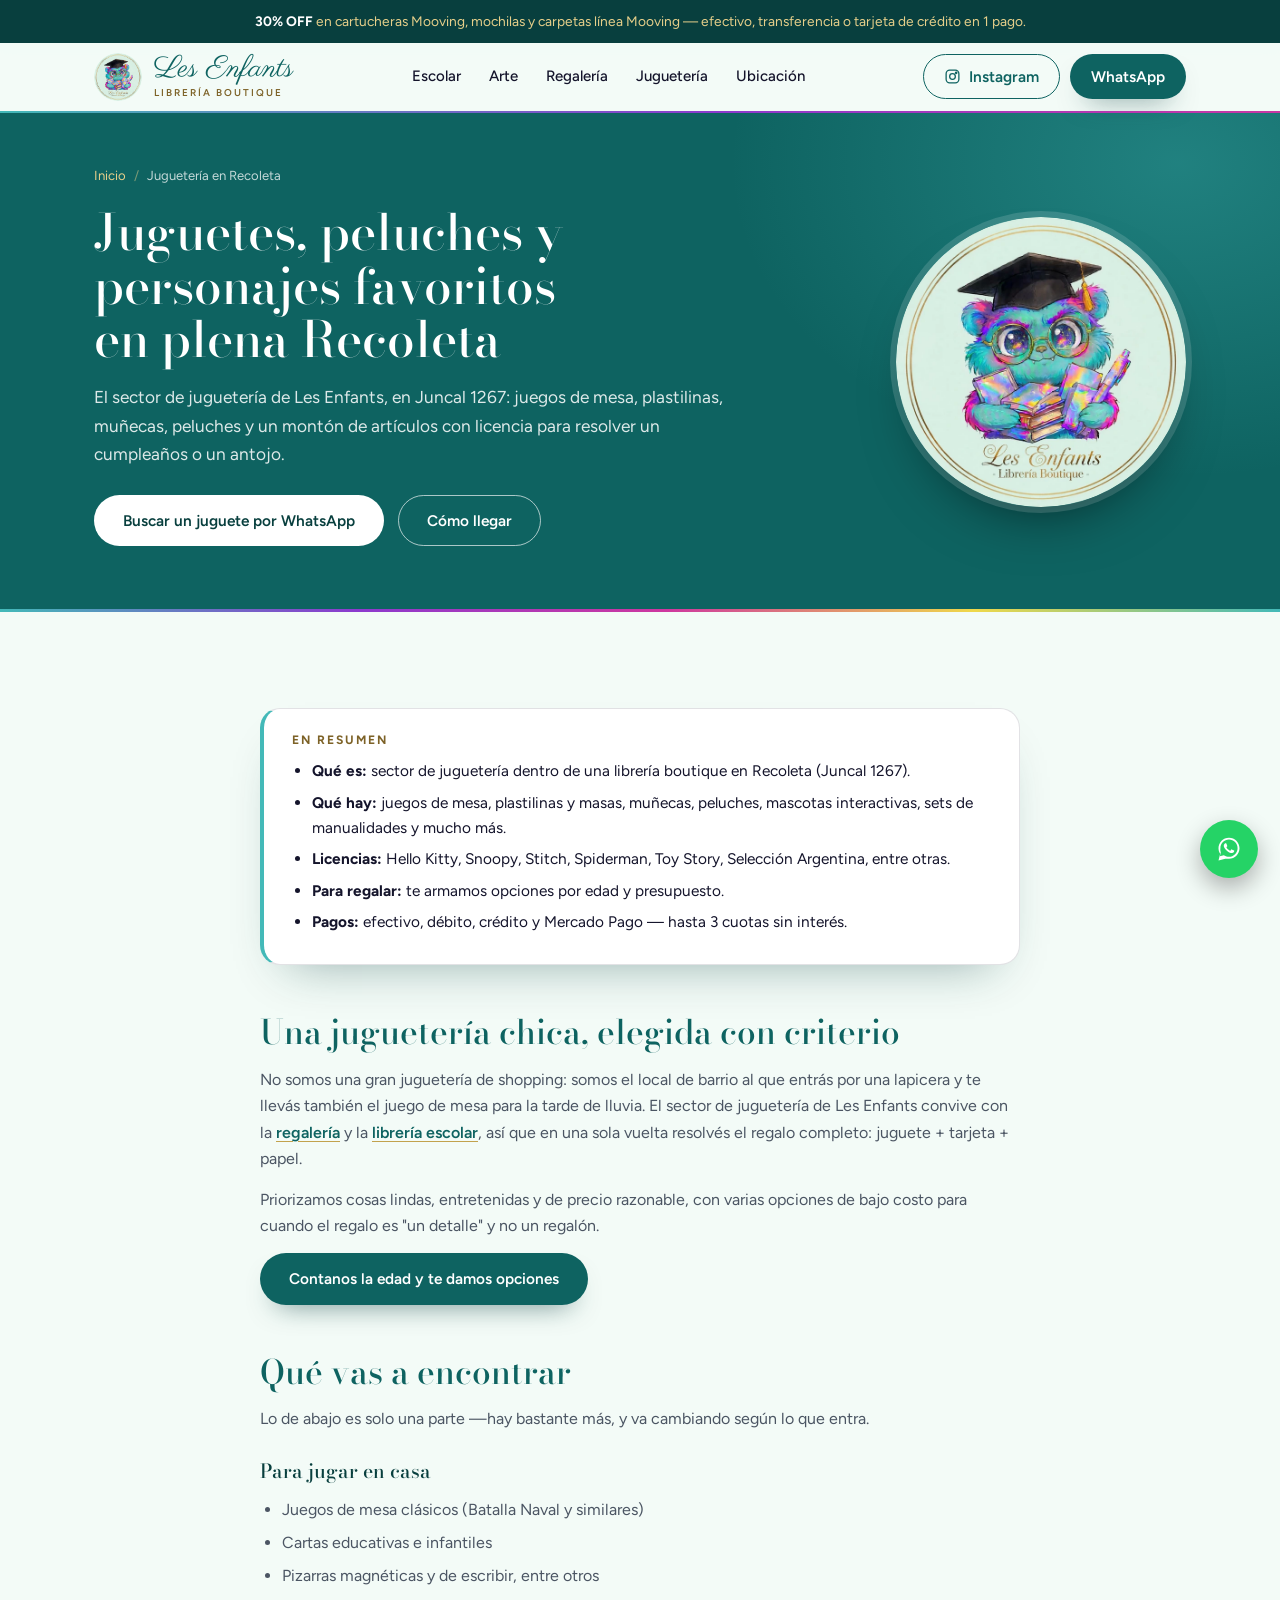
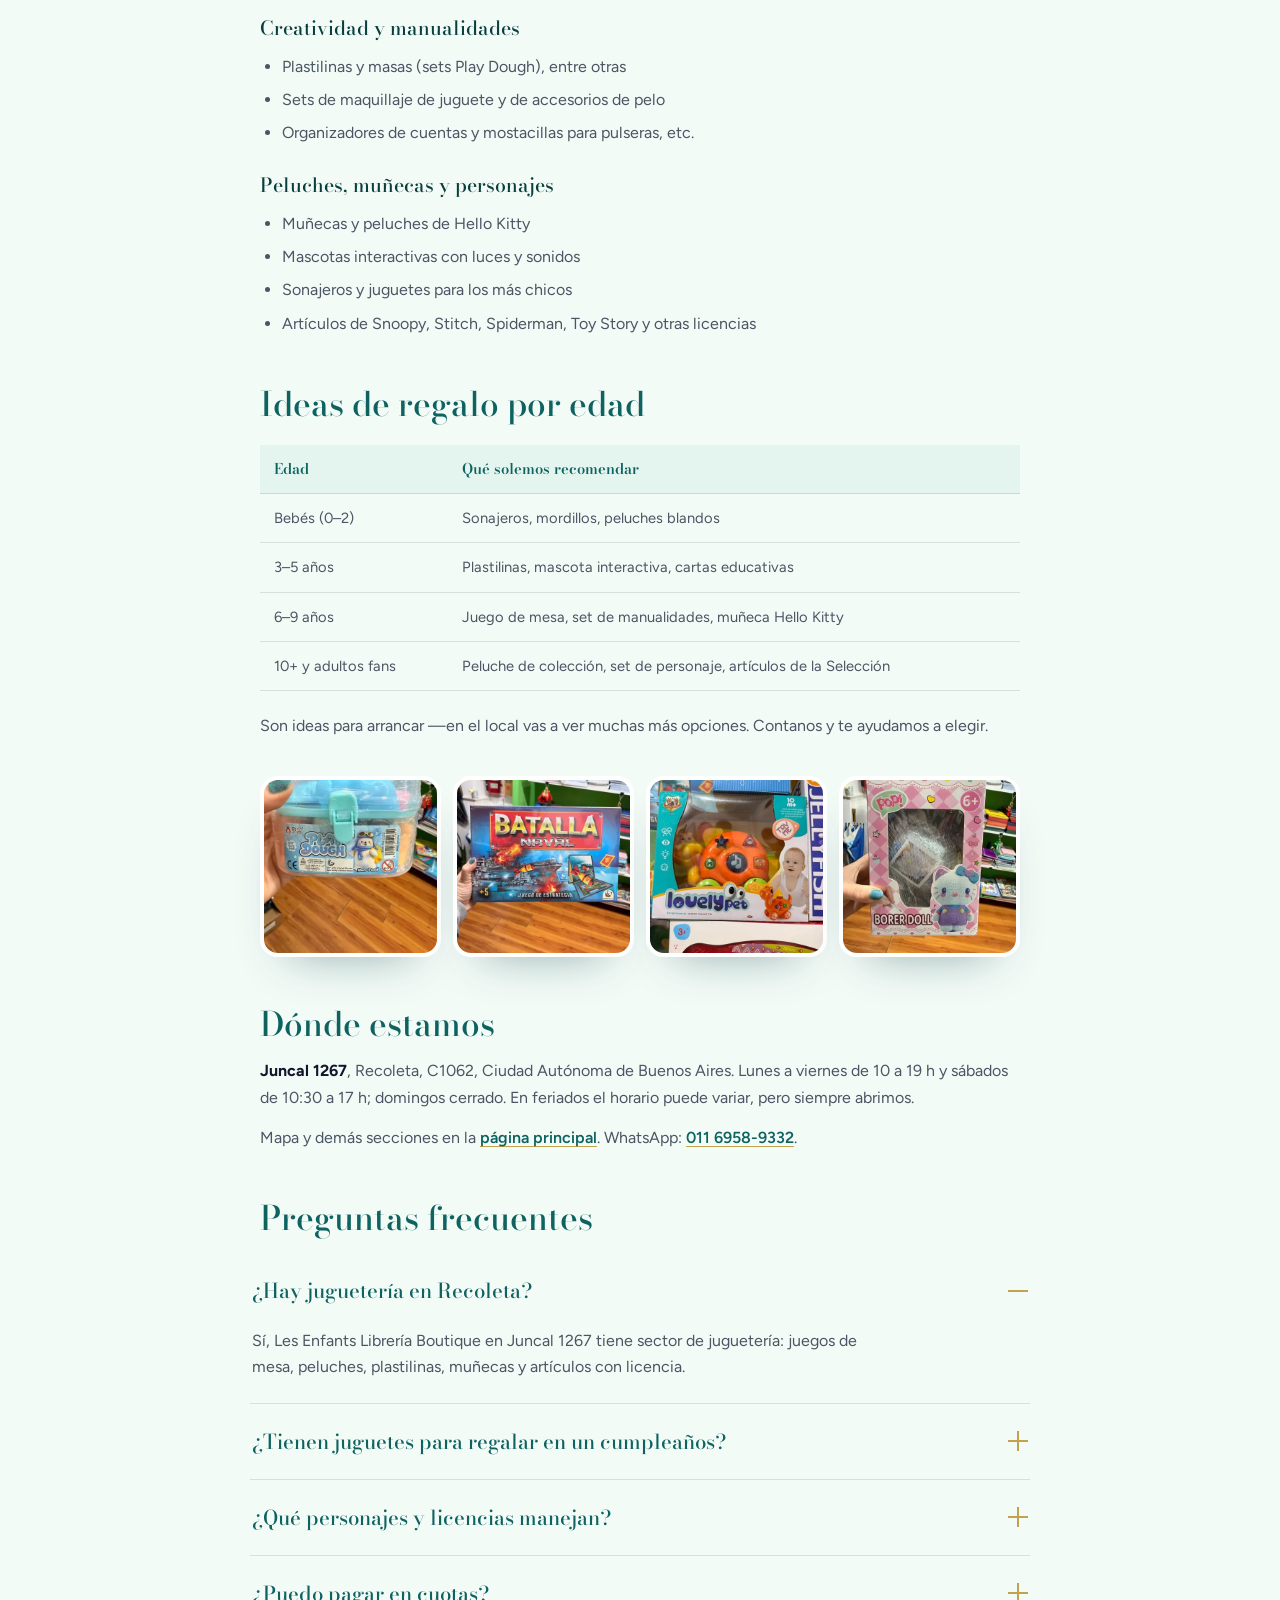
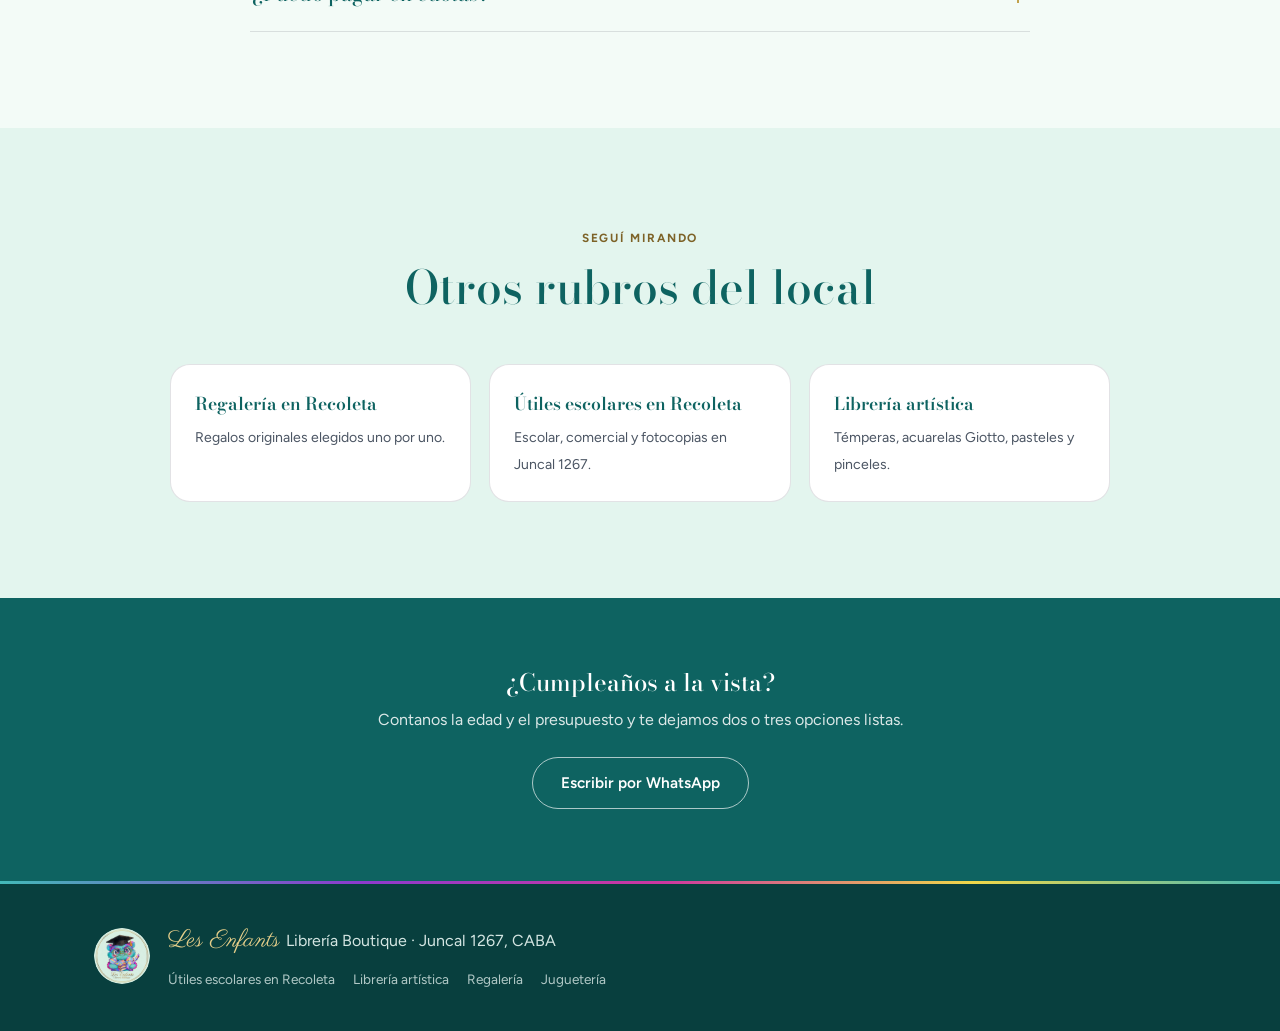
<file: jugueteria-recoleta/index.html>
<!DOCTYPE html>
<html lang="es">
<head>
<meta charset="UTF-8">
<meta name="viewport" content="width=device-width, initial-scale=1.0">
<title>Juguetería en Recoleta — juguetes y licencias | Les Enfants, Juncal 1267</title>
<meta name="description" content="Juguetería en Recoleta: juegos de mesa, peluches, plastilinas y licencias (Hello Kitty, Snoopy, Stitch y más) en Juncal 1267. 3 cuotas sin interés.">
<link rel="preconnect" href="https://fonts.googleapis.com">
<link rel="preconnect" href="https://fonts.gstatic.com" crossorigin>
<link href="https://fonts.googleapis.com/css2?family=Bodoni+Moda:ital,opsz,wght@0,6..96,400..700;1,6..96,400..700&family=Figtree:wght@400..700&family=Parisienne&display=swap" rel="stylesheet">
<link rel="canonical" href="https://librerialesenfants.com/jugueteria-recoleta/">
<link rel="icon" type="image/png" sizes="32x32" href="../assets/img/favicon-32.png">
<link rel="icon" type="image/png" sizes="16x16" href="../assets/img/favicon-16.png">
<link rel="apple-touch-icon" href="../assets/img/apple-touch-icon.png">
<link rel="stylesheet" href="../styles.css?v=6">
<meta name="theme-color" content="#0e6361">
<meta property="og:type" content="article">
<meta property="og:title" content="Juguetería en Recoleta — juguetes y licencias | Les Enfants">
<meta property="og:description" content="Juegos de mesa, peluches, plastilinas y muñecas en Juncal 1267, Recoleta. Licencias Hello Kitty, Snoopy, Stitch y más.">
<meta property="og:image" content="https://librerialesenfants.com/assets/img/og-image.jpg">
<meta property="og:url" content="https://librerialesenfants.com/jugueteria-recoleta/">
<meta property="og:locale" content="es_AR">
<meta name="twitter:card" content="summary_large_image">
<script type="application/ld+json">
{
  "@context": "https://schema.org",
  "@type": "Store",
  "name": "Les Enfants Librería Boutique",
  "description": "Juguetería en Recoleta, Buenos Aires: juegos de mesa, peluches, plastilinas, muñecas y artículos con licencia, en Juncal 1267.",
  "image": "https://librerialesenfants.com/assets/img/og-image.jpg",
  "url": "https://librerialesenfants.com/jugueteria-recoleta/",
  "telephone": "+5491169589332",
  "sameAs": ["https://www.instagram.com/libreria_lesenfants/", "https://www.tiktok.com/@libreriaboutique"],
  "priceRange": "$$",
  "address": {
    "@type": "PostalAddress",
    "streetAddress": "Juncal 1267",
    "addressLocality": "Recoleta, Buenos Aires",
    "addressRegion": "CABA",
    "postalCode": "C1062",
    "addressCountry": "AR"
  },
  "geo": { "@type": "GeoCoordinates", "latitude": -34.5926909, "longitude": -58.3854901 },
  "hasMap": "https://maps.google.com/?cid=1390204583059692264",
  "openingHoursSpecification": [
    { "@type": "OpeningHoursSpecification", "dayOfWeek": ["Monday","Tuesday","Wednesday","Thursday","Friday"], "opens": "10:00", "closes": "19:00" },
    { "@type": "OpeningHoursSpecification", "dayOfWeek": "Saturday", "opens": "10:30", "closes": "17:00" }
  ]
}
</script>
<script type="application/ld+json">
{
  "@context": "https://schema.org",
  "@type": "BreadcrumbList",
  "itemListElement": [
    { "@type": "ListItem", "position": 1, "name": "Inicio", "item": "https://librerialesenfants.com/" },
    { "@type": "ListItem", "position": 2, "name": "Juguetería en Recoleta", "item": "https://librerialesenfants.com/jugueteria-recoleta/" }
  ]
}
</script>
<script type="application/ld+json">
{
  "@context": "https://schema.org",
  "@type": "FAQPage",
  "mainEntity": [
    { "@type": "Question", "name": "¿Hay juguetería en Recoleta?", "acceptedAnswer": { "@type": "Answer", "text": "Sí, Les Enfants Librería Boutique en Juncal 1267 tiene sector de juguetería: juegos de mesa, peluches, plastilinas, muñecas y artículos con licencia." } },
    { "@type": "Question", "name": "¿Tienen juguetes para regalar en un cumpleaños?", "acceptedAnswer": { "@type": "Answer", "text": "Sí, desde juegos de mesa y sets de plastilina hasta peluches y muñecas Hello Kitty. Contanos la edad y un presupuesto y te damos opciones." } },
    { "@type": "Question", "name": "¿Qué personajes y licencias manejan?", "acceptedAnswer": { "@type": "Answer", "text": "Hello Kitty, Snoopy, Stitch, Spiderman, Toy Story y la Selección Argentina, entre otras, en peluches, cartucheras, cuadernos, accesorios y más." } },
    { "@type": "Question", "name": "¿Puedo pagar en cuotas?", "acceptedAnswer": { "@type": "Answer", "text": "Sí, tarjeta de crédito, débito y Mercado Pago, con hasta 3 cuotas sin interés." } }
  ]
}
</script>
</head>
<body>

<div class="promo-bar">
  <strong>30% OFF</strong> en cartucheras Mooving, mochilas y carpetas línea Mooving — efectivo, transferencia o tarjeta de crédito en 1 pago.
</div>

<header class="site-header">
  <div class="container header-inner">
    <a href="../" class="brand">
      <img src="../assets/img/logo-badge-160.png" alt="Logo de Les Enfants Librería Boutique: un osito con birrete" class="brand-badge" width="48" height="48">
      <span class="brand-text"><span class="brand-script">Les Enfants</span><small>Librería Boutique</small></span>
    </a>
    <nav class="nav" id="nav">
      <a href="../libreria-utiles-escolares-recoleta/">Escolar</a>
      <a href="../libreria-artistica-recoleta/">Arte</a>
      <a href="../regaleria-recoleta/">Regalería</a>
      <a href="../jugueteria-recoleta/">Juguetería</a>
      <a href="../#ubicacion">Ubicación</a>
    </nav>
    <div class="header-ctas">
      <a href="https://www.instagram.com/libreria_lesenfants/" class="btn btn-outline nav-cta" target="_blank" rel="noopener">
        <svg viewBox="0 0 24 24" fill="none" stroke="currentColor" stroke-width="1.8"><rect x="3" y="3" width="18" height="18" rx="5"/><circle cx="12" cy="12" r="4"/><circle cx="17.2" cy="6.8" r="1"/></svg>
        Instagram
      </a>
      <a href="https://wa.me/5491169589332?text=Hola!%20Quer%C3%ADa%20consultar%20por%20jugueter%C3%ADa" class="btn btn-primary nav-cta" target="_blank" rel="noopener">WhatsApp</a>
    </div>
    <button class="menu-toggle" id="menuToggle" aria-label="Abrir menú">
      <span></span><span></span><span></span>
    </button>
  </div>
</header>

<main>

  <section class="page-hero">
    <div class="container">
      <nav class="breadcrumb" aria-label="Ruta de navegación">
        <a href="../">Inicio</a>
        <span class="sep">/</span>
        <span aria-current="page">Juguetería en Recoleta</span>
      </nav>
      <h1>Juguetes, peluches y personajes favoritos en plena Recoleta</h1>
      <p class="lede">El sector de juguetería de Les Enfants, en Juncal 1267: juegos de mesa, plastilinas, muñecas, peluches y un montón de artículos con licencia para resolver un cumpleaños o un antojo.</p>
      <div class="hero-actions">
        <a href="https://wa.me/5491169589332?text=Hola!%20Busco%20un%20juguete%20para%20regalar" class="btn btn-primary" target="_blank" rel="noopener">Buscar un juguete por WhatsApp</a>
        <a href="../#ubicacion" class="btn btn-outline">Cómo llegar</a>
      </div>
    </div>
  </section>

  <section>
    <div class="container">
      <div class="tldr">
        <h2>En resumen</h2>
        <ul>
          <li><strong>Qué es:</strong> sector de juguetería dentro de una librería boutique en Recoleta (Juncal 1267).</li>
          <li><strong>Qué hay:</strong> juegos de mesa, plastilinas y masas, muñecas, peluches, mascotas interactivas, sets de manualidades y mucho más.</li>
          <li><strong>Licencias:</strong> Hello Kitty, Snoopy, Stitch, Spiderman, Toy Story, Selección Argentina, entre otras.</li>
          <li><strong>Para regalar:</strong> te armamos opciones por edad y presupuesto.</li>
          <li><strong>Pagos:</strong> efectivo, débito, crédito y Mercado Pago — hasta 3 cuotas sin interés.</li>
        </ul>
      </div>

      <div class="prose">
        <h2>Una juguetería chica, elegida con criterio</h2>
        <p>No somos una gran juguetería de shopping: somos el local de barrio al que entrás por una lapicera y te llevás también el juego de mesa para la tarde de lluvia. El sector de juguetería de Les Enfants convive con la <a href="../regaleria-recoleta/">regalería</a> y la <a href="../libreria-utiles-escolares-recoleta/">librería escolar</a>, así que en una sola vuelta resolvés el regalo completo: juguete + tarjeta + papel.</p>
        <p>Priorizamos cosas lindas, entretenidas y de precio razonable, con varias opciones de bajo costo para cuando el regalo es "un detalle" y no un regalón.</p>
        <p><a href="https://wa.me/5491169589332?text=Hola!%20Busco%20un%20juguete,%20te%20cuento%20la%20edad" class="btn btn-primary" target="_blank" rel="noopener">Contanos la edad y te damos opciones</a></p>

        <h2>Qué vas a encontrar</h2>
        <p>Lo de abajo es solo una parte —hay bastante más, y va cambiando según lo que entra.</p>
        <h3>Para jugar en casa</h3>
        <ul>
          <li>Juegos de mesa clásicos (Batalla Naval y similares)</li>
          <li>Cartas educativas e infantiles</li>
          <li>Pizarras magnéticas y de escribir, entre otros</li>
        </ul>
        <h3>Creatividad y manualidades</h3>
        <ul>
          <li>Plastilinas y masas (sets Play Dough), entre otras</li>
          <li>Sets de maquillaje de juguete y de accesorios de pelo</li>
          <li>Organizadores de cuentas y mostacillas para pulseras, etc.</li>
        </ul>
        <h3>Peluches, muñecas y personajes</h3>
        <ul>
          <li>Muñecas y peluches de Hello Kitty</li>
          <li>Mascotas interactivas con luces y sonidos</li>
          <li>Sonajeros y juguetes para los más chicos</li>
          <li>Artículos de Snoopy, Stitch, Spiderman, Toy Story y otras licencias</li>
        </ul>

        <h2>Ideas de regalo por edad</h2>
        <table class="info-table">
          <thead><tr><th>Edad</th><th>Qué solemos recomendar</th></tr></thead>
          <tbody>
            <tr><td>Bebés (0–2)</td><td>Sonajeros, mordillos, peluches blandos</td></tr>
            <tr><td>3–5 años</td><td>Plastilinas, mascota interactiva, cartas educativas</td></tr>
            <tr><td>6–9 años</td><td>Juego de mesa, set de manualidades, muñeca Hello Kitty</td></tr>
            <tr><td>10+ y adultos fans</td><td>Peluche de colección, set de personaje, artículos de la Selección</td></tr>
          </tbody>
        </table>
        <p>Son ideas para arrancar —en el local vas a ver muchas más opciones. Contanos y te ayudamos a elegir.</p>

        <div class="rubro-media">
          <img width="480" height="448" src="../assets/img/galeria/set-plastilinas-play-dough.webp" alt="Set de plastilinas Play Dough en Les Enfants Librería, Recoleta" loading="lazy">
          <img width="480" height="639" src="../assets/img/galeria/juego-mesa-batalla-naval.webp" alt="Juego de mesa Batalla Naval" loading="lazy">
          <img width="480" height="639" src="../assets/img/galeria/mascota-interactiva-lovely-pet.webp" alt="Mascota interactiva Lovely Pet con luces y sonidos" loading="lazy">
          <img width="480" height="639" src="../assets/img/galeria/muneca-hello-kitty-borer-doll.webp" alt="Muñeca de peluche Hello Kitty en caja" loading="lazy">
        </div>

        <h2>Dónde estamos</h2>
        <p><strong>Juncal 1267</strong>, Recoleta, C1062, Ciudad Autónoma de Buenos Aires. Lunes a viernes de 10 a 19 h y sábados de 10:30 a 17 h; domingos cerrado. En feriados el horario puede variar, pero siempre abrimos.</p>
        <p>Mapa y demás secciones en la <a href="../#ubicacion">página principal</a>. WhatsApp: <a href="tel:+541169589332">011 6958-9332</a>.</p>

        <h2>Preguntas frecuentes</h2>
      </div>

      <div class="faq-list" style="margin-top:8px;">
        <div class="faq-item open">
          <button class="faq-question" aria-expanded="true"><span>¿Hay juguetería en Recoleta?</span><span class="faq-icon"></span></button>
          <div class="faq-answer"><p>Sí, Les Enfants Librería Boutique en Juncal 1267 tiene sector de juguetería: juegos de mesa, peluches, plastilinas, muñecas y artículos con licencia.</p></div>
        </div>
        <div class="faq-item">
          <button class="faq-question" aria-expanded="false"><span>¿Tienen juguetes para regalar en un cumpleaños?</span><span class="faq-icon"></span></button>
          <div class="faq-answer"><p>Sí, desde juegos de mesa y sets de plastilina hasta peluches y muñecas Hello Kitty. Contanos la edad y un presupuesto y te damos opciones.</p></div>
        </div>
        <div class="faq-item">
          <button class="faq-question" aria-expanded="false"><span>¿Qué personajes y licencias manejan?</span><span class="faq-icon"></span></button>
          <div class="faq-answer"><p>Hello Kitty, Snoopy, Stitch, Spiderman, Toy Story y la Selección Argentina, entre otras, en peluches, cartucheras, cuadernos, accesorios y más.</p></div>
        </div>
        <div class="faq-item">
          <button class="faq-question" aria-expanded="false"><span>¿Puedo pagar en cuotas?</span><span class="faq-icon"></span></button>
          <div class="faq-answer"><p>Sí, tarjeta de crédito, débito y Mercado Pago, con hasta 3 cuotas sin interés.</p></div>
        </div>
      </div>
    </div>
  </section>

  <section class="related">
    <div class="container">
      <div class="section-head">
        <span class="eyebrow">Seguí mirando</span>
        <h2>Otros rubros del local</h2>
      </div>
      <div class="related-grid">
        <a class="related-card" href="../regaleria-recoleta/"><strong>Regalería en Recoleta</strong><span>Regalos originales elegidos uno por uno.</span></a>
        <a class="related-card" href="../libreria-utiles-escolares-recoleta/"><strong>Útiles escolares en Recoleta</strong><span>Escolar, comercial y fotocopias en Juncal 1267.</span></a>
        <a class="related-card" href="../libreria-artistica-recoleta/"><strong>Librería artística</strong><span>Témperas, acuarelas Giotto, pasteles y pinceles.</span></a>
      </div>
    </div>
  </section>

  <section class="mini-cta">
    <div class="container">
      <h2>¿Cumpleaños a la vista?</h2>
      <p>Contanos la edad y el presupuesto y te dejamos dos o tres opciones listas.</p>
      <a href="https://wa.me/5491169589332?text=Hola!%20Necesito%20un%20juguete%20para%20un%20cumplea%C3%B1os" class="btn btn-outline" target="_blank" rel="noopener">Escribir por WhatsApp</a>
    </div>
  </section>

</main>

<footer class="site-footer">
  <div class="container footer-inner">
    <img src="../assets/img/logo-badge-160.png" alt="Logo de Les Enfants Librería Boutique" class="footer-badge" width="56" height="56" loading="lazy">
    <div>
      <p class="footer-name"><span class="brand-script">Les Enfants</span> Librería Boutique · Juncal 1267, CABA</p>
      <nav class="footer-links" aria-label="Rubros">
        <a href="../libreria-utiles-escolares-recoleta/">Útiles escolares en Recoleta</a>
        <a href="../libreria-artistica-recoleta/">Librería artística</a>
        <a href="../regaleria-recoleta/">Regalería</a>
        <a href="../jugueteria-recoleta/">Juguetería</a>
      </nav>
    </div>
  </div>
</footer>

<a href="https://wa.me/5491169589332?text=Hola!%20Vi%20la%20web%20de%20Les%20Enfants%20y%20quer%C3%ADa%20consultar" class="whatsapp-float" target="_blank" rel="noopener" aria-label="Escribinos por WhatsApp">
  <svg viewBox="0 0 32 32" fill="currentColor" width="28" height="28"><path d="M16.001 3C9.373 3 4 8.373 4 15c0 2.35.687 4.54 1.874 6.383L4 29l7.804-1.84A11.94 11.94 0 0016 27c6.628 0 12-5.373 12-12S22.629 3 16.001 3zm0 21.8c-1.98 0-3.83-.55-5.41-1.5l-.388-.23-4.63 1.092 1.116-4.51-.253-.4A9.77 9.77 0 016.2 15c0-5.404 4.396-9.8 9.801-9.8 5.404 0 9.8 4.396 9.8 9.8 0 5.405-4.396 9.8-9.8 9.8zm5.373-7.34c-.294-.147-1.74-.858-2.01-.956-.27-.098-.467-.147-.663.147-.196.294-.76.956-.932 1.152-.171.196-.343.22-.637.073-.294-.147-1.242-.458-2.365-1.46-.874-.78-1.464-1.744-1.636-2.038-.171-.294-.018-.453.129-.6.132-.132.294-.343.441-.514.147-.171.196-.294.294-.49.098-.196.049-.368-.024-.514-.073-.147-.663-1.6-.909-2.192-.24-.576-.484-.498-.663-.507l-.564-.01c-.196 0-.514.073-.784.368-.27.294-1.03 1.006-1.03 2.454 0 1.447 1.055 2.846 1.202 3.043.147.196 2.077 3.17 5.033 4.445.703.303 1.251.484 1.679.62.706.224 1.348.192 1.856.117.566-.085 1.74-.712 1.985-1.4.245-.69.245-1.28.171-1.4-.073-.122-.27-.196-.564-.343z"/></svg>
</a>

<script src="../script.js"></script>
</body>
</html>
</file>
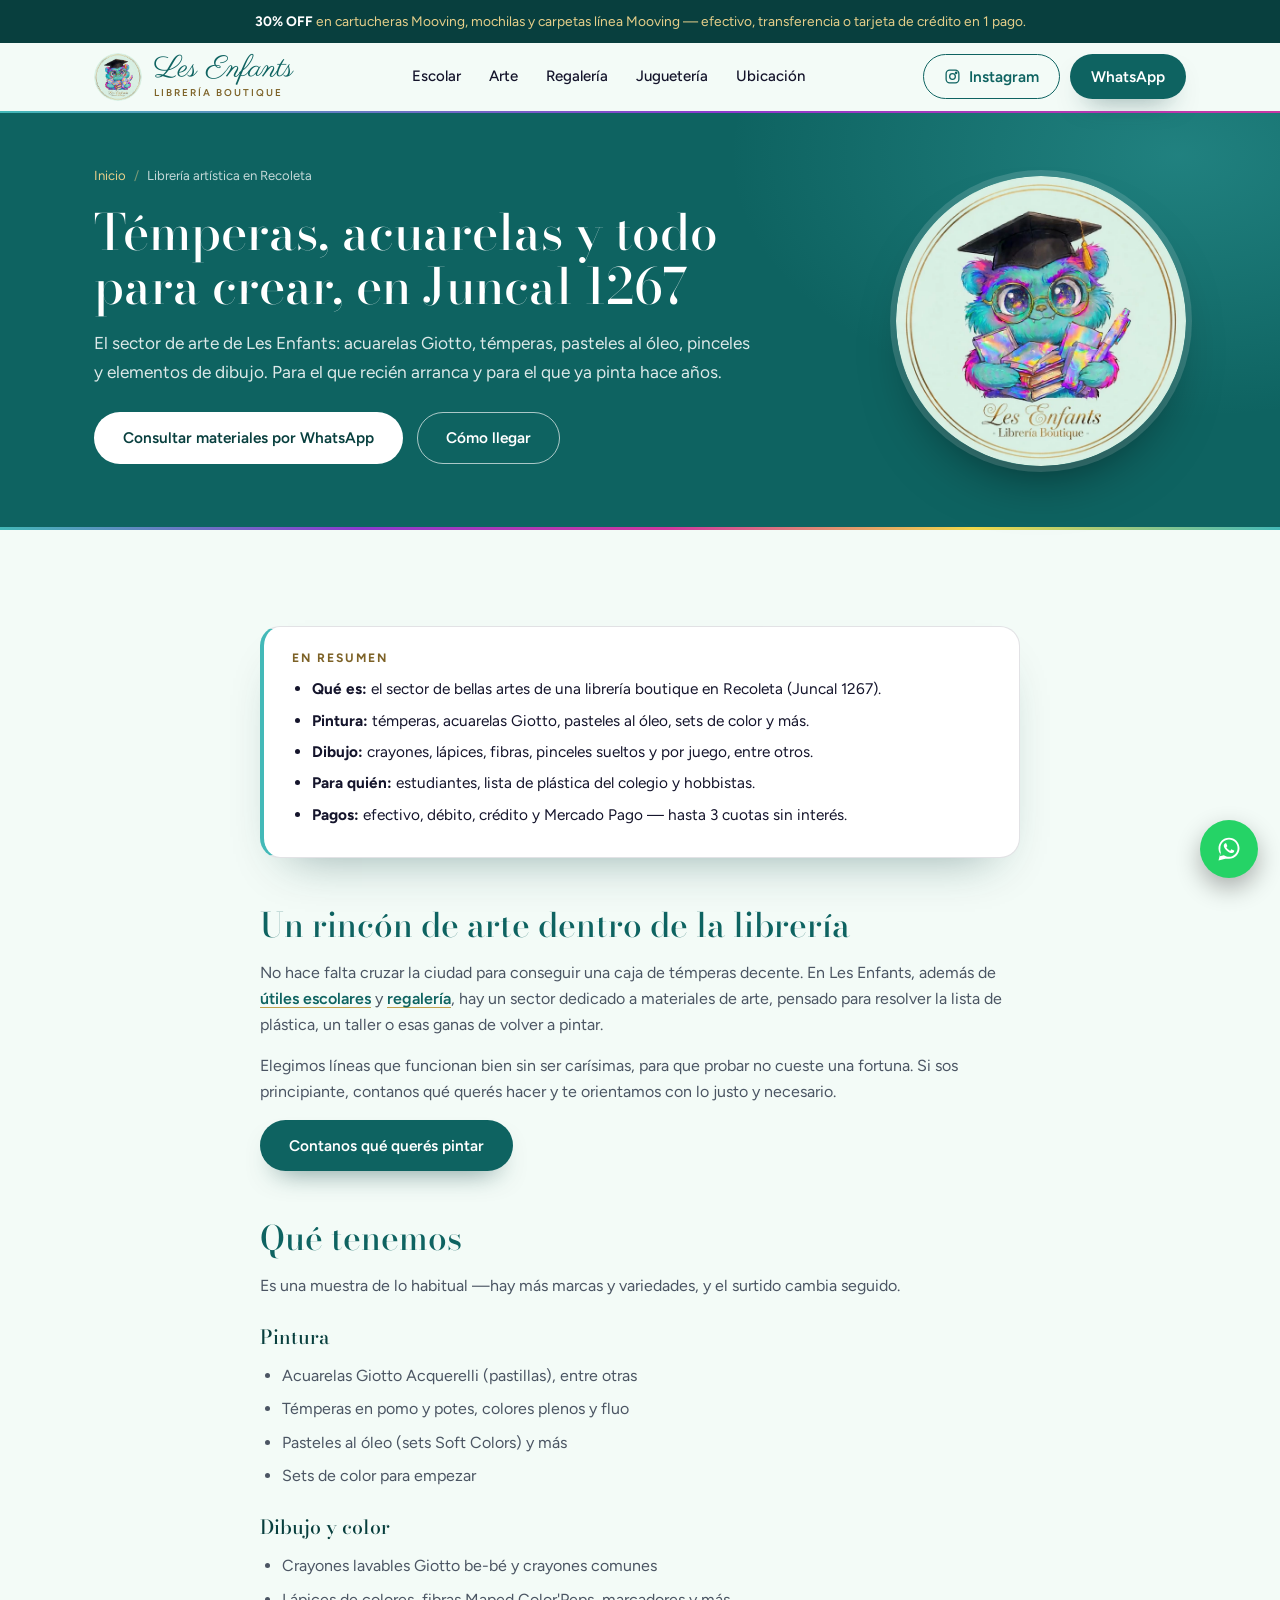
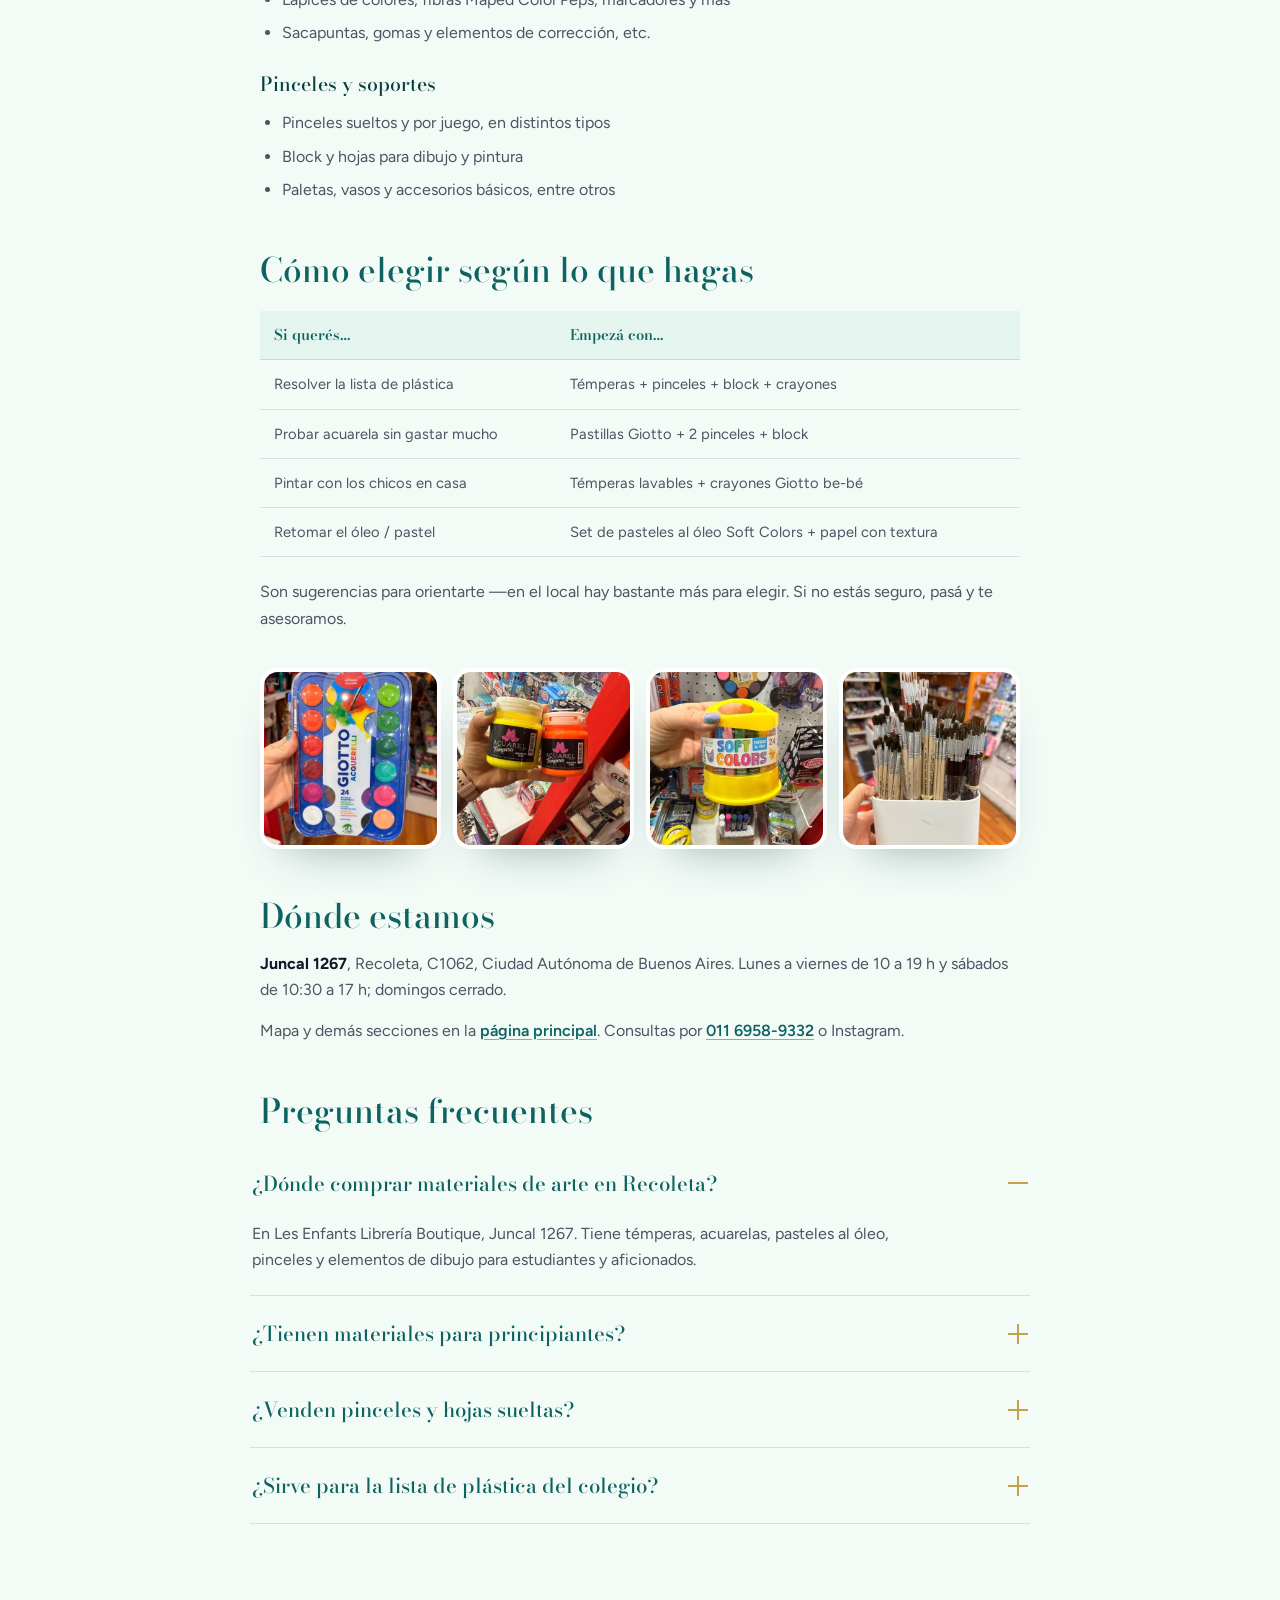
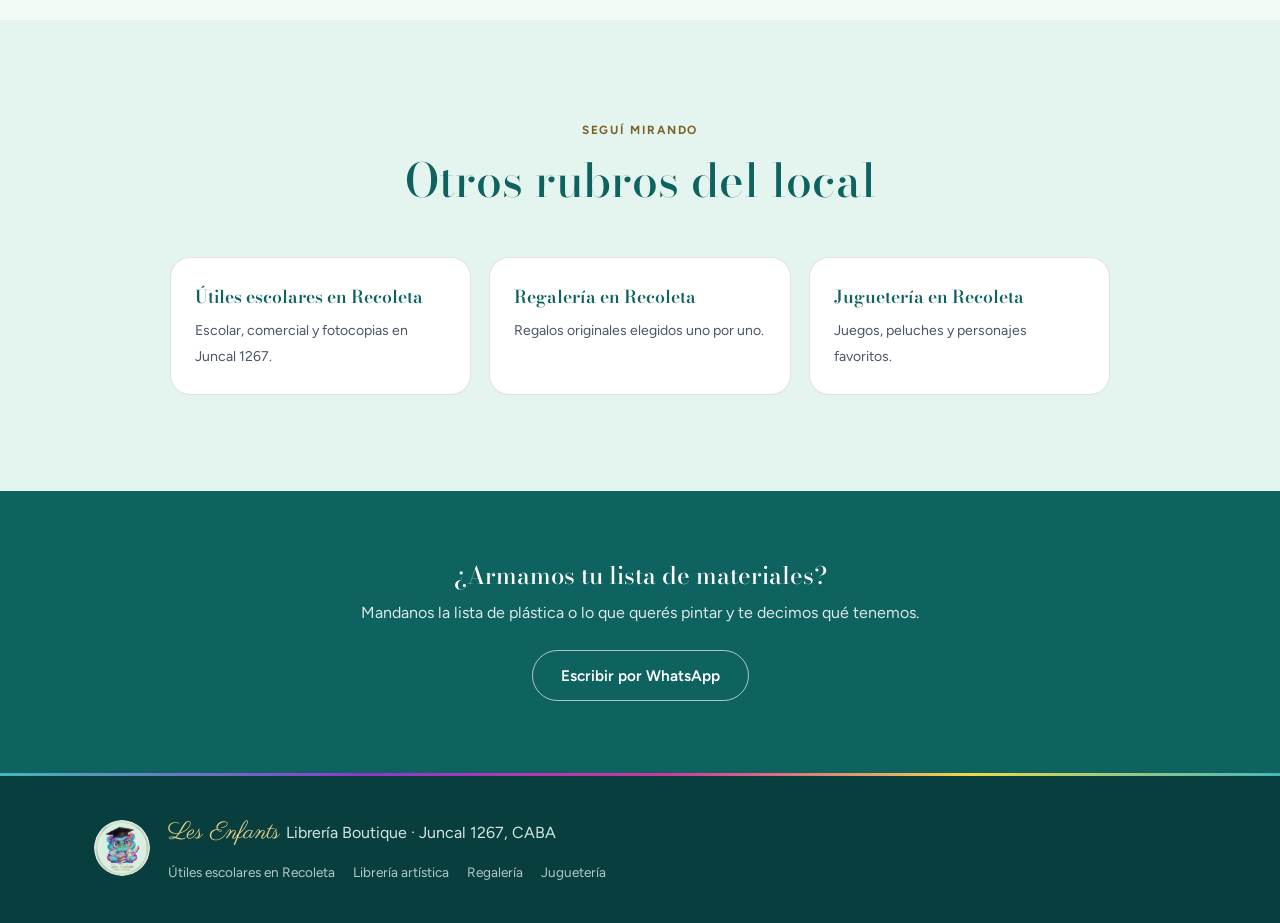
<file: libreria-artistica-recoleta/index.html>
<!DOCTYPE html>
<html lang="es">
<head>
<meta charset="UTF-8">
<meta name="viewport" content="width=device-width, initial-scale=1.0">
<title>Librería artística en Recoleta — materiales de arte | Les Enfants</title>
<meta name="description" content="Librería artística en Recoleta: témperas, acuarelas Giotto, pasteles al óleo, pinceles y materiales de arte en Juncal 1267. Para estudiantes y hobby.">
<link rel="preconnect" href="https://fonts.googleapis.com">
<link rel="preconnect" href="https://fonts.gstatic.com" crossorigin>
<link href="https://fonts.googleapis.com/css2?family=Bodoni+Moda:ital,opsz,wght@0,6..96,400..700;1,6..96,400..700&family=Figtree:wght@400..700&family=Parisienne&display=swap" rel="stylesheet">
<link rel="canonical" href="https://librerialesenfants.com/libreria-artistica-recoleta/">
<link rel="icon" type="image/png" sizes="32x32" href="../assets/img/favicon-32.png">
<link rel="icon" type="image/png" sizes="16x16" href="../assets/img/favicon-16.png">
<link rel="apple-touch-icon" href="../assets/img/apple-touch-icon.png">
<link rel="stylesheet" href="../styles.css?v=6">
<meta name="theme-color" content="#0e6361">
<meta property="og:type" content="article">
<meta property="og:title" content="Librería artística en Recoleta — materiales de arte | Les Enfants">
<meta property="og:description" content="Témperas, acuarelas Giotto, pasteles al óleo y pinceles en Juncal 1267, Recoleta.">
<meta property="og:image" content="https://librerialesenfants.com/assets/img/og-image.jpg">
<meta property="og:url" content="https://librerialesenfants.com/libreria-artistica-recoleta/">
<meta property="og:locale" content="es_AR">
<meta name="twitter:card" content="summary_large_image">
<script type="application/ld+json">
{
  "@context": "https://schema.org",
  "@type": "Store",
  "name": "Les Enfants Librería Boutique",
  "description": "Librería artística en Recoleta, Buenos Aires: témperas, acuarelas, pasteles al óleo, pinceles y materiales de arte, en Juncal 1267.",
  "image": "https://librerialesenfants.com/assets/img/og-image.jpg",
  "url": "https://librerialesenfants.com/libreria-artistica-recoleta/",
  "telephone": "+5491169589332",
  "sameAs": ["https://www.instagram.com/libreria_lesenfants/", "https://www.tiktok.com/@libreriaboutique"],
  "priceRange": "$$",
  "address": {
    "@type": "PostalAddress",
    "streetAddress": "Juncal 1267",
    "addressLocality": "Recoleta, Buenos Aires",
    "addressRegion": "CABA",
    "postalCode": "C1062",
    "addressCountry": "AR"
  },
  "geo": { "@type": "GeoCoordinates", "latitude": -34.5926909, "longitude": -58.3854901 },
  "hasMap": "https://maps.google.com/?cid=1390204583059692264",
  "openingHoursSpecification": [
    { "@type": "OpeningHoursSpecification", "dayOfWeek": ["Monday","Tuesday","Wednesday","Thursday","Friday"], "opens": "10:00", "closes": "19:00" },
    { "@type": "OpeningHoursSpecification", "dayOfWeek": "Saturday", "opens": "10:30", "closes": "17:00" }
  ]
}
</script>
<script type="application/ld+json">
{
  "@context": "https://schema.org",
  "@type": "BreadcrumbList",
  "itemListElement": [
    { "@type": "ListItem", "position": 1, "name": "Inicio", "item": "https://librerialesenfants.com/" },
    { "@type": "ListItem", "position": 2, "name": "Librería artística en Recoleta", "item": "https://librerialesenfants.com/libreria-artistica-recoleta/" }
  ]
}
</script>
<script type="application/ld+json">
{
  "@context": "https://schema.org",
  "@type": "FAQPage",
  "mainEntity": [
    { "@type": "Question", "name": "¿Dónde comprar materiales de arte en Recoleta?", "acceptedAnswer": { "@type": "Answer", "text": "En Les Enfants Librería Boutique, Juncal 1267, Recoleta. Tiene témperas, acuarelas, pasteles al óleo, pinceles y elementos de dibujo para estudiantes y aficionados." } },
    { "@type": "Question", "name": "¿Tienen materiales para principiantes?", "acceptedAnswer": { "@type": "Answer", "text": "Sí. Trabajamos líneas accesibles como Giotto (acuarelas y crayones) y sets de témperas y pasteles ideales para empezar, además de pinceles sueltos y por juego." } },
    { "@type": "Question", "name": "¿Venden pinceles y hojas sueltas?", "acceptedAnswer": { "@type": "Answer", "text": "Sí, pinceles por unidad y por set, y papelería para dibujo y pintura. Consultá gramajes y medidas disponibles por WhatsApp al 011 6958-9332." } },
    { "@type": "Question", "name": "¿Sirve para la lista de plástica del colegio?", "acceptedAnswer": { "@type": "Answer", "text": "Sí, cubrimos la mayoría de las listas de plástica: témperas, acuarelas, crayones, pinceles, block y elementos básicos. Traé la lista y te armamos todo." } }
  ]
}
</script>
</head>
<body>

<div class="promo-bar">
  <strong>30% OFF</strong> en cartucheras Mooving, mochilas y carpetas línea Mooving — efectivo, transferencia o tarjeta de crédito en 1 pago.
</div>

<header class="site-header">
  <div class="container header-inner">
    <a href="../" class="brand">
      <img src="../assets/img/logo-badge-160.png" alt="Logo de Les Enfants Librería Boutique: un osito con birrete" class="brand-badge" width="48" height="48">
      <span class="brand-text"><span class="brand-script">Les Enfants</span><small>Librería Boutique</small></span>
    </a>
    <nav class="nav" id="nav">
      <a href="../libreria-utiles-escolares-recoleta/">Escolar</a>
      <a href="../libreria-artistica-recoleta/">Arte</a>
      <a href="../regaleria-recoleta/">Regalería</a>
      <a href="../jugueteria-recoleta/">Juguetería</a>
      <a href="../#ubicacion">Ubicación</a>
    </nav>
    <div class="header-ctas">
      <a href="https://www.instagram.com/libreria_lesenfants/" class="btn btn-outline nav-cta" target="_blank" rel="noopener">
        <svg viewBox="0 0 24 24" fill="none" stroke="currentColor" stroke-width="1.8"><rect x="3" y="3" width="18" height="18" rx="5"/><circle cx="12" cy="12" r="4"/><circle cx="17.2" cy="6.8" r="1"/></svg>
        Instagram
      </a>
      <a href="https://wa.me/5491169589332?text=Hola!%20Quer%C3%ADa%20consultar%20por%20materiales%20de%20arte" class="btn btn-primary nav-cta" target="_blank" rel="noopener">WhatsApp</a>
    </div>
    <button class="menu-toggle" id="menuToggle" aria-label="Abrir menú">
      <span></span><span></span><span></span>
    </button>
  </div>
</header>

<main>

  <section class="page-hero">
    <div class="container">
      <nav class="breadcrumb" aria-label="Ruta de navegación">
        <a href="../">Inicio</a>
        <span class="sep">/</span>
        <span aria-current="page">Librería artística en Recoleta</span>
      </nav>
      <h1>Témperas, acuarelas y todo para crear, en Juncal 1267</h1>
      <p class="lede">El sector de arte de Les Enfants: acuarelas Giotto, témperas, pasteles al óleo, pinceles y elementos de dibujo. Para el que recién arranca y para el que ya pinta hace años.</p>
      <div class="hero-actions">
        <a href="https://wa.me/5491169589332?text=Hola!%20Quer%C3%ADa%20consultar%20por%20materiales%20de%20arte" class="btn btn-primary" target="_blank" rel="noopener">Consultar materiales por WhatsApp</a>
        <a href="../#ubicacion" class="btn btn-outline">Cómo llegar</a>
      </div>
    </div>
  </section>

  <section>
    <div class="container">
      <div class="tldr">
        <h2>En resumen</h2>
        <ul>
          <li><strong>Qué es:</strong> el sector de bellas artes de una librería boutique en Recoleta (Juncal 1267).</li>
          <li><strong>Pintura:</strong> témperas, acuarelas Giotto, pasteles al óleo, sets de color y más.</li>
          <li><strong>Dibujo:</strong> crayones, lápices, fibras, pinceles sueltos y por juego, entre otros.</li>
          <li><strong>Para quién:</strong> estudiantes, lista de plástica del colegio y hobbistas.</li>
          <li><strong>Pagos:</strong> efectivo, débito, crédito y Mercado Pago — hasta 3 cuotas sin interés.</li>
        </ul>
      </div>

      <div class="prose">
        <h2>Un rincón de arte dentro de la librería</h2>
        <p>No hace falta cruzar la ciudad para conseguir una caja de témperas decente. En Les Enfants, además de <a href="../libreria-utiles-escolares-recoleta/">útiles escolares</a> y <a href="../regaleria-recoleta/">regalería</a>, hay un sector dedicado a materiales de arte, pensado para resolver la lista de plástica, un taller o esas ganas de volver a pintar.</p>
        <p>Elegimos líneas que funcionan bien sin ser carísimas, para que probar no cueste una fortuna. Si sos principiante, contanos qué querés hacer y te orientamos con lo justo y necesario.</p>
        <p><a href="https://wa.me/5491169589332?text=Hola!%20Soy%20principiante%20y%20quer%C3%ADa%20empezar%20a%20pintar" class="btn btn-primary" target="_blank" rel="noopener">Contanos qué querés pintar</a></p>

        <h2>Qué tenemos</h2>
        <p>Es una muestra de lo habitual —hay más marcas y variedades, y el surtido cambia seguido.</p>
        <h3>Pintura</h3>
        <ul>
          <li>Acuarelas Giotto Acquerelli (pastillas), entre otras</li>
          <li>Témperas en pomo y potes, colores plenos y fluo</li>
          <li>Pasteles al óleo (sets Soft Colors) y más</li>
          <li>Sets de color para empezar</li>
        </ul>
        <h3>Dibujo y color</h3>
        <ul>
          <li>Crayones lavables Giotto be-bé y crayones comunes</li>
          <li>Lápices de colores, fibras Maped Color'Peps, marcadores y más</li>
          <li>Sacapuntas, gomas y elementos de corrección, etc.</li>
        </ul>
        <h3>Pinceles y soportes</h3>
        <ul>
          <li>Pinceles sueltos y por juego, en distintos tipos</li>
          <li>Block y hojas para dibujo y pintura</li>
          <li>Paletas, vasos y accesorios básicos, entre otros</li>
        </ul>

        <h2>Cómo elegir según lo que hagas</h2>
        <table class="info-table">
          <thead><tr><th>Si querés…</th><th>Empezá con…</th></tr></thead>
          <tbody>
            <tr><td>Resolver la lista de plástica</td><td>Témperas + pinceles + block + crayones</td></tr>
            <tr><td>Probar acuarela sin gastar mucho</td><td>Pastillas Giotto + 2 pinceles + block</td></tr>
            <tr><td>Pintar con los chicos en casa</td><td>Témperas lavables + crayones Giotto be-bé</td></tr>
            <tr><td>Retomar el óleo / pastel</td><td>Set de pasteles al óleo Soft Colors + papel con textura</td></tr>
          </tbody>
        </table>
        <p>Son sugerencias para orientarte —en el local hay bastante más para elegir. Si no estás seguro, pasá y te asesoramos.</p>

        <div class="rubro-media">
          <img width="480" height="639" src="../assets/img/galeria/acuarelas-giotto-acquerelli.webp" alt="Acuarelas Giotto Acquerelli x24 en Les Enfants Librería, Recoleta" loading="lazy">
          <img width="480" height="639" src="../assets/img/galeria/temperas-acuarela-amarillo-naranja-fluo.webp" alt="Témperas acuarela color amarillo y naranja fluo" loading="lazy">
          <img width="480" height="639" src="../assets/img/galeria/pasteles-oleo-soft-colors.webp" alt="Pasteles al óleo Soft Colors x24" loading="lazy">
          <img width="480" height="639" src="../assets/img/galeria/pinceles-pintura-variados.webp" alt="Pinceles de pintura variados en tarro" loading="lazy">
        </div>

        <h2>Dónde estamos</h2>
        <p><strong>Juncal 1267</strong>, Recoleta, C1062, Ciudad Autónoma de Buenos Aires. Lunes a viernes de 10 a 19 h y sábados de 10:30 a 17 h; domingos cerrado.</p>
        <p>Mapa y demás secciones en la <a href="../#ubicacion">página principal</a>. Consultas por <a href="tel:+541169589332">011 6958-9332</a> o Instagram.</p>

        <h2>Preguntas frecuentes</h2>
      </div>

      <div class="faq-list" style="margin-top:8px;">
        <div class="faq-item open">
          <button class="faq-question" aria-expanded="true"><span>¿Dónde comprar materiales de arte en Recoleta?</span><span class="faq-icon"></span></button>
          <div class="faq-answer"><p>En Les Enfants Librería Boutique, Juncal 1267. Tiene témperas, acuarelas, pasteles al óleo, pinceles y elementos de dibujo para estudiantes y aficionados.</p></div>
        </div>
        <div class="faq-item">
          <button class="faq-question" aria-expanded="false"><span>¿Tienen materiales para principiantes?</span><span class="faq-icon"></span></button>
          <div class="faq-answer"><p>Sí. Líneas accesibles como Giotto y sets de témperas y pasteles ideales para empezar, además de pinceles sueltos y por juego.</p></div>
        </div>
        <div class="faq-item">
          <button class="faq-question" aria-expanded="false"><span>¿Venden pinceles y hojas sueltas?</span><span class="faq-icon"></span></button>
          <div class="faq-answer"><p>Sí, pinceles por unidad y por set, y papelería para dibujo y pintura. Consultá medidas disponibles por WhatsApp al 011 6958-9332.</p></div>
        </div>
        <div class="faq-item">
          <button class="faq-question" aria-expanded="false"><span>¿Sirve para la lista de plástica del colegio?</span><span class="faq-icon"></span></button>
          <div class="faq-answer"><p>Sí, cubrimos la mayoría de las listas de plástica: témperas, acuarelas, crayones, pinceles, block y elementos básicos. Traé la lista y te armamos todo.</p></div>
        </div>
      </div>
    </div>
  </section>

  <section class="related">
    <div class="container">
      <div class="section-head">
        <span class="eyebrow">Seguí mirando</span>
        <h2>Otros rubros del local</h2>
      </div>
      <div class="related-grid">
        <a class="related-card" href="../libreria-utiles-escolares-recoleta/"><strong>Útiles escolares en Recoleta</strong><span>Escolar, comercial y fotocopias en Juncal 1267.</span></a>
        <a class="related-card" href="../regaleria-recoleta/"><strong>Regalería en Recoleta</strong><span>Regalos originales elegidos uno por uno.</span></a>
        <a class="related-card" href="../jugueteria-recoleta/"><strong>Juguetería en Recoleta</strong><span>Juegos, peluches y personajes favoritos.</span></a>
      </div>
    </div>
  </section>

  <section class="mini-cta">
    <div class="container">
      <h2>¿Armamos tu lista de materiales?</h2>
      <p>Mandanos la lista de plástica o lo que querés pintar y te decimos qué tenemos.</p>
      <a href="https://wa.me/5491169589332?text=Hola!%20Te%20paso%20la%20lista%20de%20pl%C3%A1stica" class="btn btn-outline" target="_blank" rel="noopener">Escribir por WhatsApp</a>
    </div>
  </section>

</main>

<footer class="site-footer">
  <div class="container footer-inner">
    <img src="../assets/img/logo-badge-160.png" alt="Logo de Les Enfants Librería Boutique" class="footer-badge" width="56" height="56" loading="lazy">
    <div>
      <p class="footer-name"><span class="brand-script">Les Enfants</span> Librería Boutique · Juncal 1267, CABA</p>
      <nav class="footer-links" aria-label="Rubros">
        <a href="../libreria-utiles-escolares-recoleta/">Útiles escolares en Recoleta</a>
        <a href="../libreria-artistica-recoleta/">Librería artística</a>
        <a href="../regaleria-recoleta/">Regalería</a>
        <a href="../jugueteria-recoleta/">Juguetería</a>
      </nav>
    </div>
  </div>
</footer>

<a href="https://wa.me/5491169589332?text=Hola!%20Vi%20la%20web%20de%20Les%20Enfants%20y%20quer%C3%ADa%20consultar" class="whatsapp-float" target="_blank" rel="noopener" aria-label="Escribinos por WhatsApp">
  <svg viewBox="0 0 32 32" fill="currentColor" width="28" height="28"><path d="M16.001 3C9.373 3 4 8.373 4 15c0 2.35.687 4.54 1.874 6.383L4 29l7.804-1.84A11.94 11.94 0 0016 27c6.628 0 12-5.373 12-12S22.629 3 16.001 3zm0 21.8c-1.98 0-3.83-.55-5.41-1.5l-.388-.23-4.63 1.092 1.116-4.51-.253-.4A9.77 9.77 0 016.2 15c0-5.404 4.396-9.8 9.801-9.8 5.404 0 9.8 4.396 9.8 9.8 0 5.405-4.396 9.8-9.8 9.8zm5.373-7.34c-.294-.147-1.74-.858-2.01-.956-.27-.098-.467-.147-.663.147-.196.294-.76.956-.932 1.152-.171.196-.343.22-.637.073-.294-.147-1.242-.458-2.365-1.46-.874-.78-1.464-1.744-1.636-2.038-.171-.294-.018-.453.129-.6.132-.132.294-.343.441-.514.147-.171.196-.294.294-.49.098-.196.049-.368-.024-.514-.073-.147-.663-1.6-.909-2.192-.24-.576-.484-.498-.663-.507l-.564-.01c-.196 0-.514.073-.784.368-.27.294-1.03 1.006-1.03 2.454 0 1.447 1.055 2.846 1.202 3.043.147.196 2.077 3.17 5.033 4.445.703.303 1.251.484 1.679.62.706.224 1.348.192 1.856.117.566-.085 1.74-.712 1.985-1.4.245-.69.245-1.28.171-1.4-.073-.122-.27-.196-.564-.343z"/></svg>
</a>

<script src="../script.js"></script>
</body>
</html>
</file>
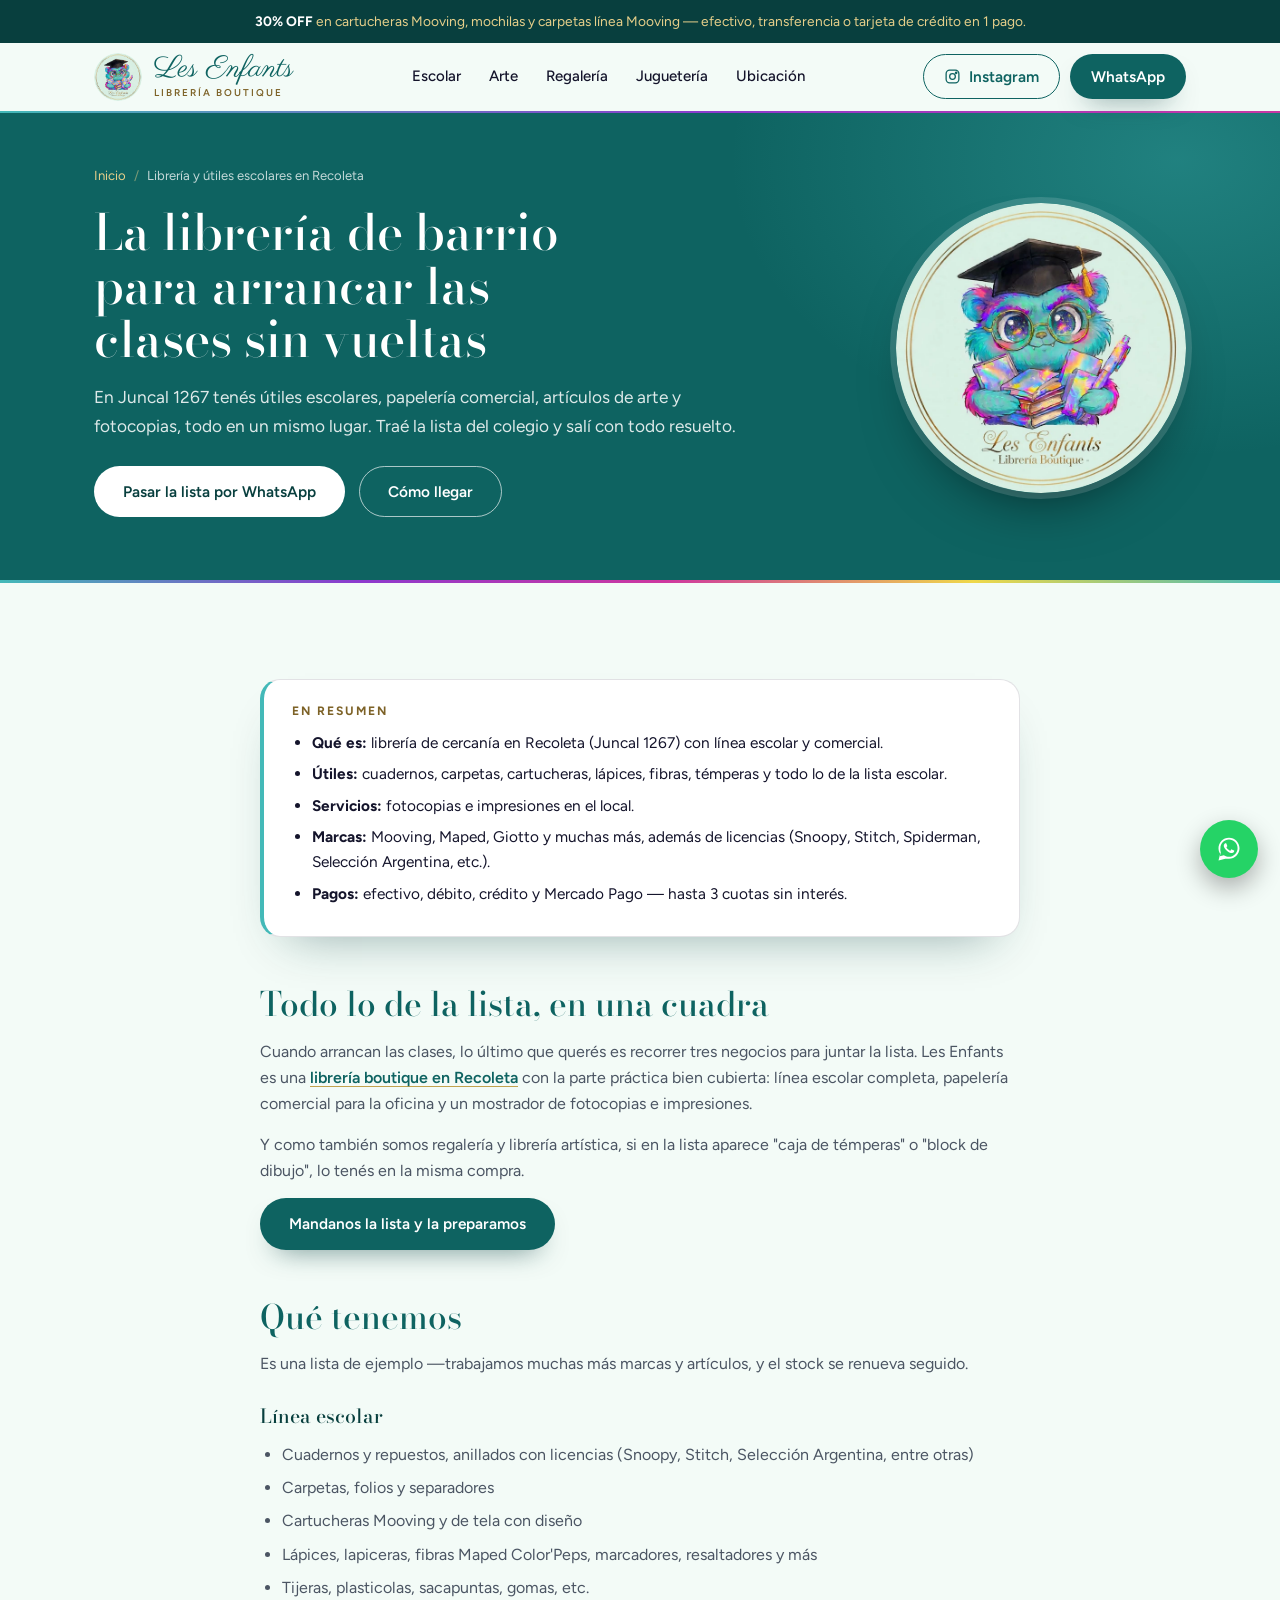
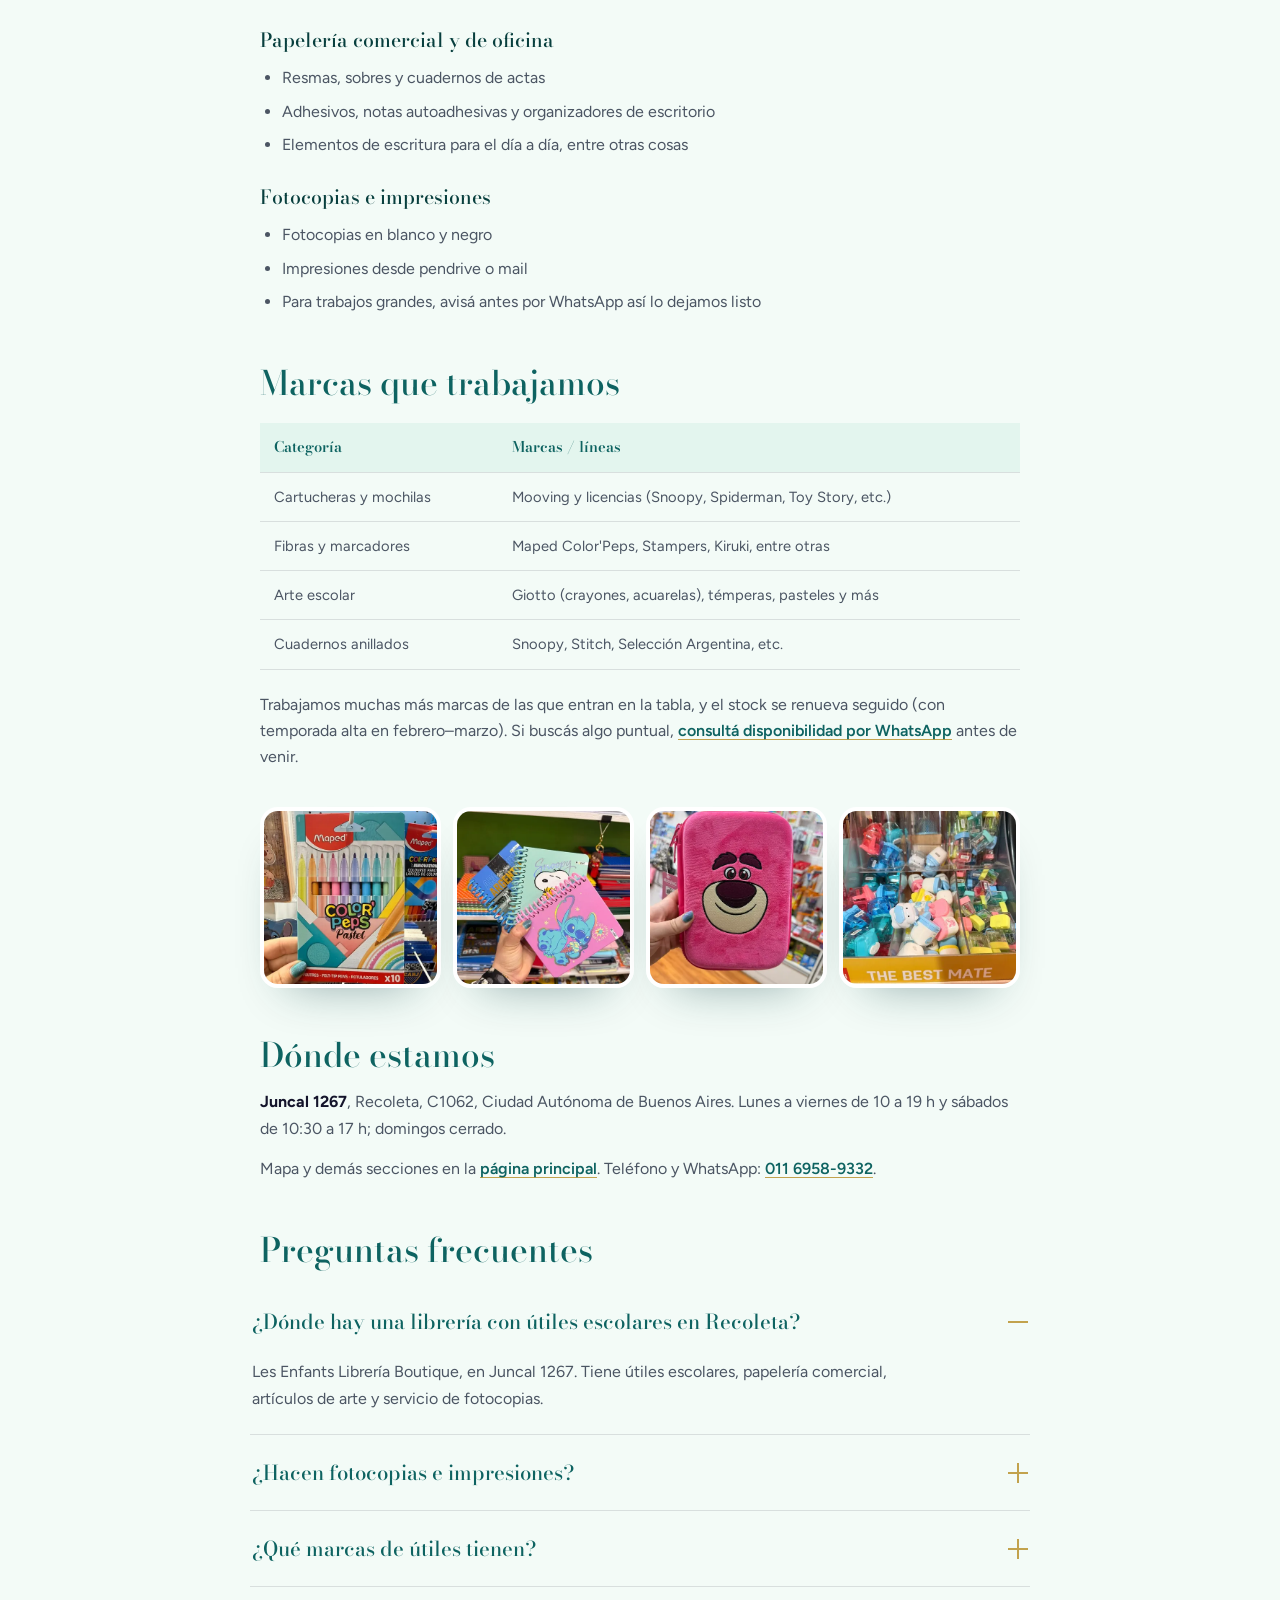
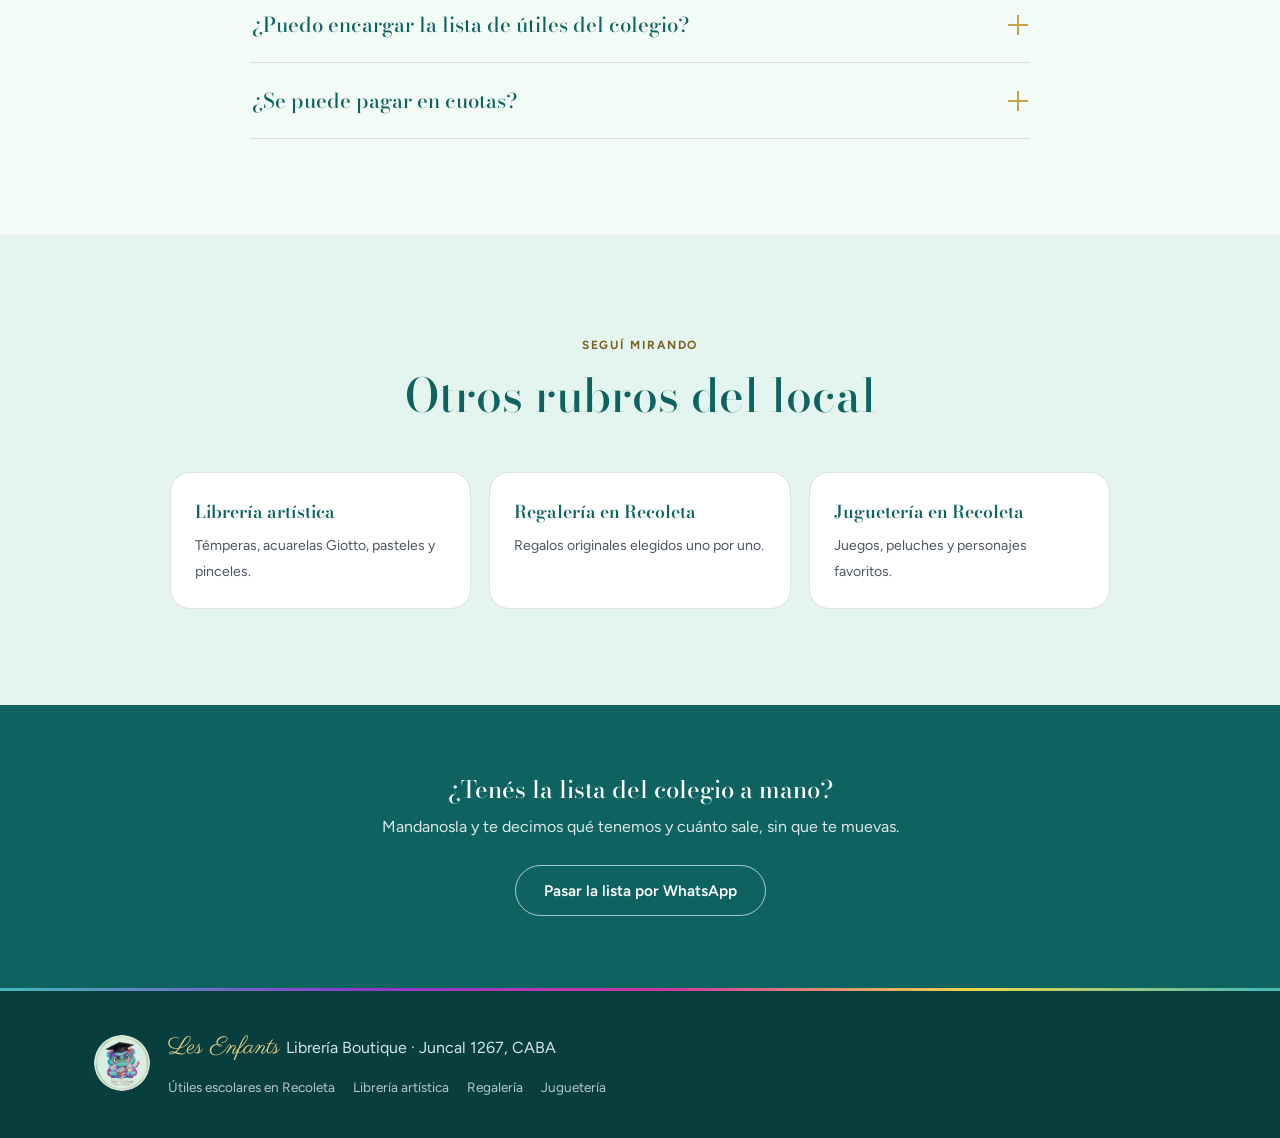
<file: libreria-utiles-escolares-recoleta/index.html>
<!DOCTYPE html>
<html lang="es">
<head>
<meta charset="UTF-8">
<meta name="viewport" content="width=device-width, initial-scale=1.0">
<title>Librería y útiles escolares en Recoleta | Les Enfants, Juncal 1267</title>
<meta name="description" content="Útiles escolares, papelería comercial y fotocopias en Juncal 1267, Recoleta. Mooving, Maped, Giotto y muchas marcas más, en 3 cuotas sin interés.">
<link rel="preconnect" href="https://fonts.googleapis.com">
<link rel="preconnect" href="https://fonts.gstatic.com" crossorigin>
<link href="https://fonts.googleapis.com/css2?family=Bodoni+Moda:ital,opsz,wght@0,6..96,400..700;1,6..96,400..700&family=Figtree:wght@400..700&family=Parisienne&display=swap" rel="stylesheet">
<link rel="canonical" href="https://librerialesenfants.com/libreria-utiles-escolares-recoleta/">
<link rel="icon" type="image/png" sizes="32x32" href="../assets/img/favicon-32.png">
<link rel="icon" type="image/png" sizes="16x16" href="../assets/img/favicon-16.png">
<link rel="apple-touch-icon" href="../assets/img/apple-touch-icon.png">
<link rel="stylesheet" href="../styles.css?v=6">
<meta name="theme-color" content="#0e6361">
<meta property="og:type" content="article">
<meta property="og:title" content="Librería y útiles escolares en Recoleta | Les Enfants">
<meta property="og:description" content="Útiles escolares, papelería comercial y fotocopias en Juncal 1267, Recoleta. Marcas Mooving, Maped, Giotto y más.">
<meta property="og:image" content="https://librerialesenfants.com/assets/img/og-image.jpg">
<meta property="og:url" content="https://librerialesenfants.com/libreria-utiles-escolares-recoleta/">
<meta property="og:locale" content="es_AR">
<meta name="twitter:card" content="summary_large_image">
<script type="application/ld+json">
{
  "@context": "https://schema.org",
  "@type": "Store",
  "name": "Les Enfants Librería Boutique",
  "description": "Librería en Recoleta con útiles escolares, papelería comercial y escolar, y servicio de fotocopias, en Juncal 1267.",
  "image": "https://librerialesenfants.com/assets/img/og-image.jpg",
  "url": "https://librerialesenfants.com/libreria-utiles-escolares-recoleta/",
  "telephone": "+5491169589332",
  "sameAs": ["https://www.instagram.com/libreria_lesenfants/", "https://www.tiktok.com/@libreriaboutique"],
  "priceRange": "$$",
  "address": {
    "@type": "PostalAddress",
    "streetAddress": "Juncal 1267",
    "addressLocality": "Recoleta, Buenos Aires",
    "addressRegion": "CABA",
    "postalCode": "C1062",
    "addressCountry": "AR"
  },
  "geo": { "@type": "GeoCoordinates", "latitude": -34.5926909, "longitude": -58.3854901 },
  "hasMap": "https://maps.google.com/?cid=1390204583059692264",
  "openingHoursSpecification": [
    { "@type": "OpeningHoursSpecification", "dayOfWeek": ["Monday","Tuesday","Wednesday","Thursday","Friday"], "opens": "10:00", "closes": "19:00" },
    { "@type": "OpeningHoursSpecification", "dayOfWeek": "Saturday", "opens": "10:30", "closes": "17:00" }
  ]
}
</script>
<script type="application/ld+json">
{
  "@context": "https://schema.org",
  "@type": "BreadcrumbList",
  "itemListElement": [
    { "@type": "ListItem", "position": 1, "name": "Inicio", "item": "https://librerialesenfants.com/" },
    { "@type": "ListItem", "position": 2, "name": "Librería y útiles escolares en Recoleta", "item": "https://librerialesenfants.com/libreria-utiles-escolares-recoleta/" }
  ]
}
</script>
<script type="application/ld+json">
{
  "@context": "https://schema.org",
  "@type": "FAQPage",
  "mainEntity": [
    { "@type": "Question", "name": "¿Dónde hay una librería con útiles escolares en Recoleta?", "acceptedAnswer": { "@type": "Answer", "text": "Les Enfants Librería Boutique, en Juncal 1267, Recoleta. Tiene útiles escolares, papelería comercial, artículos de arte y servicio de fotocopias." } },
    { "@type": "Question", "name": "¿Hacen fotocopias e impresiones?", "acceptedAnswer": { "@type": "Answer", "text": "Sí, hacemos fotocopias e impresiones en el local de Juncal 1267. Para trabajos grandes conviene consultar antes por WhatsApp al 011 6958-9332." } },
    { "@type": "Question", "name": "¿Qué marcas de útiles tienen?", "acceptedAnswer": { "@type": "Answer", "text": "Trabajamos marcas como Mooving, Maped y Giotto, entre muchas otras, además de cuadernos y cartucheras con licencias de Snoopy, Stitch, Spiderman, la Selección Argentina y más." } },
    { "@type": "Question", "name": "¿Puedo encargar la lista de útiles del colegio?", "acceptedAnswer": { "@type": "Answer", "text": "Sí. Mandanos la lista por WhatsApp o Instagram y te preparamos lo que haya en stock para que solo pases a retirar y pagar." } },
    { "@type": "Question", "name": "¿Se puede pagar en cuotas?", "acceptedAnswer": { "@type": "Answer", "text": "Sí, tarjeta de crédito, débito y Mercado Pago, con hasta 3 cuotas sin interés." } }
  ]
}
</script>
</head>
<body>

<div class="promo-bar">
  <strong>30% OFF</strong> en cartucheras Mooving, mochilas y carpetas línea Mooving — efectivo, transferencia o tarjeta de crédito en 1 pago.
</div>

<header class="site-header">
  <div class="container header-inner">
    <a href="../" class="brand">
      <img src="../assets/img/logo-badge-160.png" alt="Logo de Les Enfants Librería Boutique: un osito con birrete" class="brand-badge" width="48" height="48">
      <span class="brand-text"><span class="brand-script">Les Enfants</span><small>Librería Boutique</small></span>
    </a>
    <nav class="nav" id="nav">
      <a href="../libreria-utiles-escolares-recoleta/">Escolar</a>
      <a href="../libreria-artistica-recoleta/">Arte</a>
      <a href="../regaleria-recoleta/">Regalería</a>
      <a href="../jugueteria-recoleta/">Juguetería</a>
      <a href="../#ubicacion">Ubicación</a>
    </nav>
    <div class="header-ctas">
      <a href="https://www.instagram.com/libreria_lesenfants/" class="btn btn-outline nav-cta" target="_blank" rel="noopener">
        <svg viewBox="0 0 24 24" fill="none" stroke="currentColor" stroke-width="1.8"><rect x="3" y="3" width="18" height="18" rx="5"/><circle cx="12" cy="12" r="4"/><circle cx="17.2" cy="6.8" r="1"/></svg>
        Instagram
      </a>
      <a href="https://wa.me/5491169589332?text=Hola!%20Quer%C3%ADa%20consultar%20por%20%C3%BAtiles%20escolares" class="btn btn-primary nav-cta" target="_blank" rel="noopener">WhatsApp</a>
    </div>
    <button class="menu-toggle" id="menuToggle" aria-label="Abrir menú">
      <span></span><span></span><span></span>
    </button>
  </div>
</header>

<main>

  <section class="page-hero">
    <div class="container">
      <nav class="breadcrumb" aria-label="Ruta de navegación">
        <a href="../">Inicio</a>
        <span class="sep">/</span>
        <span aria-current="page">Librería y útiles escolares en Recoleta</span>
      </nav>
      <h1>La librería de barrio para arrancar las clases sin vueltas</h1>
      <p class="lede">En Juncal 1267 tenés útiles escolares, papelería comercial, artículos de arte y fotocopias, todo en un mismo lugar. Traé la lista del colegio y salí con todo resuelto.</p>
      <div class="hero-actions">
        <a href="https://wa.me/5491169589332?text=Hola!%20Te%20paso%20la%20lista%20de%20%C3%BAtiles%20del%20colegio" class="btn btn-primary" target="_blank" rel="noopener">Pasar la lista por WhatsApp</a>
        <a href="../#ubicacion" class="btn btn-outline">Cómo llegar</a>
      </div>
    </div>
  </section>

  <section>
    <div class="container">
      <div class="tldr">
        <h2>En resumen</h2>
        <ul>
          <li><strong>Qué es:</strong> librería de cercanía en Recoleta (Juncal 1267) con línea escolar y comercial.</li>
          <li><strong>Útiles:</strong> cuadernos, carpetas, cartucheras, lápices, fibras, témperas y todo lo de la lista escolar.</li>
          <li><strong>Servicios:</strong> fotocopias e impresiones en el local.</li>
          <li><strong>Marcas:</strong> Mooving, Maped, Giotto y muchas más, además de licencias (Snoopy, Stitch, Spiderman, Selección Argentina, etc.).</li>
          <li><strong>Pagos:</strong> efectivo, débito, crédito y Mercado Pago — hasta 3 cuotas sin interés.</li>
        </ul>
      </div>

      <div class="prose">
        <h2>Todo lo de la lista, en una cuadra</h2>
        <p>Cuando arrancan las clases, lo último que querés es recorrer tres negocios para juntar la lista. Les Enfants es una <a href="../">librería boutique en Recoleta</a> con la parte práctica bien cubierta: línea escolar completa, papelería comercial para la oficina y un mostrador de fotocopias e impresiones.</p>
        <p>Y como también somos regalería y librería artística, si en la lista aparece "caja de témperas" o "block de dibujo", lo tenés en la misma compra.</p>
        <p><a href="https://wa.me/5491169589332?text=Hola!%20Te%20paso%20la%20lista%20de%20%C3%BAtiles" class="btn btn-primary" target="_blank" rel="noopener">Mandanos la lista y la preparamos</a></p>

        <h2>Qué tenemos</h2>
        <p>Es una lista de ejemplo —trabajamos muchas más marcas y artículos, y el stock se renueva seguido.</p>
        <h3>Línea escolar</h3>
        <ul>
          <li>Cuadernos y repuestos, anillados con licencias (Snoopy, Stitch, Selección Argentina, entre otras)</li>
          <li>Carpetas, folios y separadores</li>
          <li>Cartucheras Mooving y de tela con diseño</li>
          <li>Lápices, lapiceras, fibras Maped Color'Peps, marcadores, resaltadores y más</li>
          <li>Tijeras, plasticolas, sacapuntas, gomas, etc.</li>
        </ul>
        <h3>Papelería comercial y de oficina</h3>
        <ul>
          <li>Resmas, sobres y cuadernos de actas</li>
          <li>Adhesivos, notas autoadhesivas y organizadores de escritorio</li>
          <li>Elementos de escritura para el día a día, entre otras cosas</li>
        </ul>
        <h3>Fotocopias e impresiones</h3>
        <ul>
          <li>Fotocopias en blanco y negro</li>
          <li>Impresiones desde pendrive o mail</li>
          <li>Para trabajos grandes, avisá antes por WhatsApp así lo dejamos listo</li>
        </ul>

        <h2>Marcas que trabajamos</h2>
        <table class="info-table">
          <thead><tr><th>Categoría</th><th>Marcas / líneas</th></tr></thead>
          <tbody>
            <tr><td>Cartucheras y mochilas</td><td>Mooving y licencias (Snoopy, Spiderman, Toy Story, etc.)</td></tr>
            <tr><td>Fibras y marcadores</td><td>Maped Color'Peps, Stampers, Kiruki, entre otras</td></tr>
            <tr><td>Arte escolar</td><td>Giotto (crayones, acuarelas), témperas, pasteles y más</td></tr>
            <tr><td>Cuadernos anillados</td><td>Snoopy, Stitch, Selección Argentina, etc.</td></tr>
          </tbody>
        </table>
        <p>Trabajamos muchas más marcas de las que entran en la tabla, y el stock se renueva seguido (con temporada alta en febrero–marzo). Si buscás algo puntual, <a href="https://wa.me/5491169589332" target="_blank" rel="noopener">consultá disponibilidad por WhatsApp</a> antes de venir.</p>

        <div class="rubro-media">
          <img width="480" height="639" src="../assets/img/galeria/fibras-maped-colorpeps-pastel.webp" alt="Fibras Maped Color'Peps Pastel x10 en Les Enfants Librería, Recoleta" loading="lazy">
          <img width="480" height="639" src="../assets/img/galeria/cuadernos-anillados-snoopy-stitch-seleccion.webp" alt="Cuadernos anillados de Snoopy, Stitch y la Selección Argentina" loading="lazy">
          <img width="480" height="639" src="../assets/img/galeria/cartuchera-mooving-oso-peluche-rosa.webp" alt="Cartuchera Mooving con oso de peluche rosa" loading="lazy">
          <img width="480" height="639" src="../assets/img/galeria/sacapuntas-gomas-borrar-surtidos.webp" alt="Sacapuntas y gomas de borrar surtidos" loading="lazy">
        </div>

        <h2>Dónde estamos</h2>
        <p><strong>Juncal 1267</strong>, Recoleta, C1062, Ciudad Autónoma de Buenos Aires. Lunes a viernes de 10 a 19 h y sábados de 10:30 a 17 h; domingos cerrado.</p>
        <p>Mapa y demás secciones en la <a href="../#ubicacion">página principal</a>. Teléfono y WhatsApp: <a href="tel:+541169589332">011 6958-9332</a>.</p>

        <h2>Preguntas frecuentes</h2>
      </div>

      <div class="faq-list" style="margin-top:8px;">
        <div class="faq-item open">
          <button class="faq-question" aria-expanded="true"><span>¿Dónde hay una librería con útiles escolares en Recoleta?</span><span class="faq-icon"></span></button>
          <div class="faq-answer"><p>Les Enfants Librería Boutique, en Juncal 1267. Tiene útiles escolares, papelería comercial, artículos de arte y servicio de fotocopias.</p></div>
        </div>
        <div class="faq-item">
          <button class="faq-question" aria-expanded="false"><span>¿Hacen fotocopias e impresiones?</span><span class="faq-icon"></span></button>
          <div class="faq-answer"><p>Sí, en el local de Juncal 1267. Para trabajos grandes conviene consultar antes por WhatsApp al 011 6958-9332.</p></div>
        </div>
        <div class="faq-item">
          <button class="faq-question" aria-expanded="false"><span>¿Qué marcas de útiles tienen?</span><span class="faq-icon"></span></button>
          <div class="faq-answer"><p>Mooving, Maped y Giotto, entre muchas otras, además de cuadernos y cartucheras con licencias de Snoopy, Stitch, Spiderman, la Selección Argentina y más.</p></div>
        </div>
        <div class="faq-item">
          <button class="faq-question" aria-expanded="false"><span>¿Puedo encargar la lista de útiles del colegio?</span><span class="faq-icon"></span></button>
          <div class="faq-answer"><p>Sí. Mandanos la lista por WhatsApp o Instagram y te preparamos lo que haya en stock para que solo pases a retirar y pagar.</p></div>
        </div>
        <div class="faq-item">
          <button class="faq-question" aria-expanded="false"><span>¿Se puede pagar en cuotas?</span><span class="faq-icon"></span></button>
          <div class="faq-answer"><p>Sí, tarjeta de crédito, débito y Mercado Pago, con hasta 3 cuotas sin interés.</p></div>
        </div>
      </div>
    </div>
  </section>

  <section class="related">
    <div class="container">
      <div class="section-head">
        <span class="eyebrow">Seguí mirando</span>
        <h2>Otros rubros del local</h2>
      </div>
      <div class="related-grid">
        <a class="related-card" href="../libreria-artistica-recoleta/"><strong>Librería artística</strong><span>Témperas, acuarelas Giotto, pasteles y pinceles.</span></a>
        <a class="related-card" href="../regaleria-recoleta/"><strong>Regalería en Recoleta</strong><span>Regalos originales elegidos uno por uno.</span></a>
        <a class="related-card" href="../jugueteria-recoleta/"><strong>Juguetería en Recoleta</strong><span>Juegos, peluches y personajes favoritos.</span></a>
      </div>
    </div>
  </section>

  <section class="mini-cta">
    <div class="container">
      <h2>¿Tenés la lista del colegio a mano?</h2>
      <p>Mandanosla y te decimos qué tenemos y cuánto sale, sin que te muevas.</p>
      <a href="https://wa.me/5491169589332?text=Hola!%20Te%20paso%20la%20lista%20de%20%C3%BAtiles%20del%20colegio" class="btn btn-outline" target="_blank" rel="noopener">Pasar la lista por WhatsApp</a>
    </div>
  </section>

</main>

<footer class="site-footer">
  <div class="container footer-inner">
    <img src="../assets/img/logo-badge-160.png" alt="Logo de Les Enfants Librería Boutique" class="footer-badge" width="56" height="56" loading="lazy">
    <div>
      <p class="footer-name"><span class="brand-script">Les Enfants</span> Librería Boutique · Juncal 1267, CABA</p>
      <nav class="footer-links" aria-label="Rubros">
        <a href="../libreria-utiles-escolares-recoleta/">Útiles escolares en Recoleta</a>
        <a href="../libreria-artistica-recoleta/">Librería artística</a>
        <a href="../regaleria-recoleta/">Regalería</a>
        <a href="../jugueteria-recoleta/">Juguetería</a>
      </nav>
    </div>
  </div>
</footer>

<a href="https://wa.me/5491169589332?text=Hola!%20Vi%20la%20web%20de%20Les%20Enfants%20y%20quer%C3%ADa%20consultar" class="whatsapp-float" target="_blank" rel="noopener" aria-label="Escribinos por WhatsApp">
  <svg viewBox="0 0 32 32" fill="currentColor" width="28" height="28"><path d="M16.001 3C9.373 3 4 8.373 4 15c0 2.35.687 4.54 1.874 6.383L4 29l7.804-1.84A11.94 11.94 0 0016 27c6.628 0 12-5.373 12-12S22.629 3 16.001 3zm0 21.8c-1.98 0-3.83-.55-5.41-1.5l-.388-.23-4.63 1.092 1.116-4.51-.253-.4A9.77 9.77 0 016.2 15c0-5.404 4.396-9.8 9.801-9.8 5.404 0 9.8 4.396 9.8 9.8 0 5.405-4.396 9.8-9.8 9.8zm5.373-7.34c-.294-.147-1.74-.858-2.01-.956-.27-.098-.467-.147-.663.147-.196.294-.76.956-.932 1.152-.171.196-.343.22-.637.073-.294-.147-1.242-.458-2.365-1.46-.874-.78-1.464-1.744-1.636-2.038-.171-.294-.018-.453.129-.6.132-.132.294-.343.441-.514.147-.171.196-.294.294-.49.098-.196.049-.368-.024-.514-.073-.147-.663-1.6-.909-2.192-.24-.576-.484-.498-.663-.507l-.564-.01c-.196 0-.514.073-.784.368-.27.294-1.03 1.006-1.03 2.454 0 1.447 1.055 2.846 1.202 3.043.147.196 2.077 3.17 5.033 4.445.703.303 1.251.484 1.679.62.706.224 1.348.192 1.856.117.566-.085 1.74-.712 1.985-1.4.245-.69.245-1.28.171-1.4-.073-.122-.27-.196-.564-.343z"/></svg>
</a>

<script src="../script.js"></script>
</body>
</html>
</file>
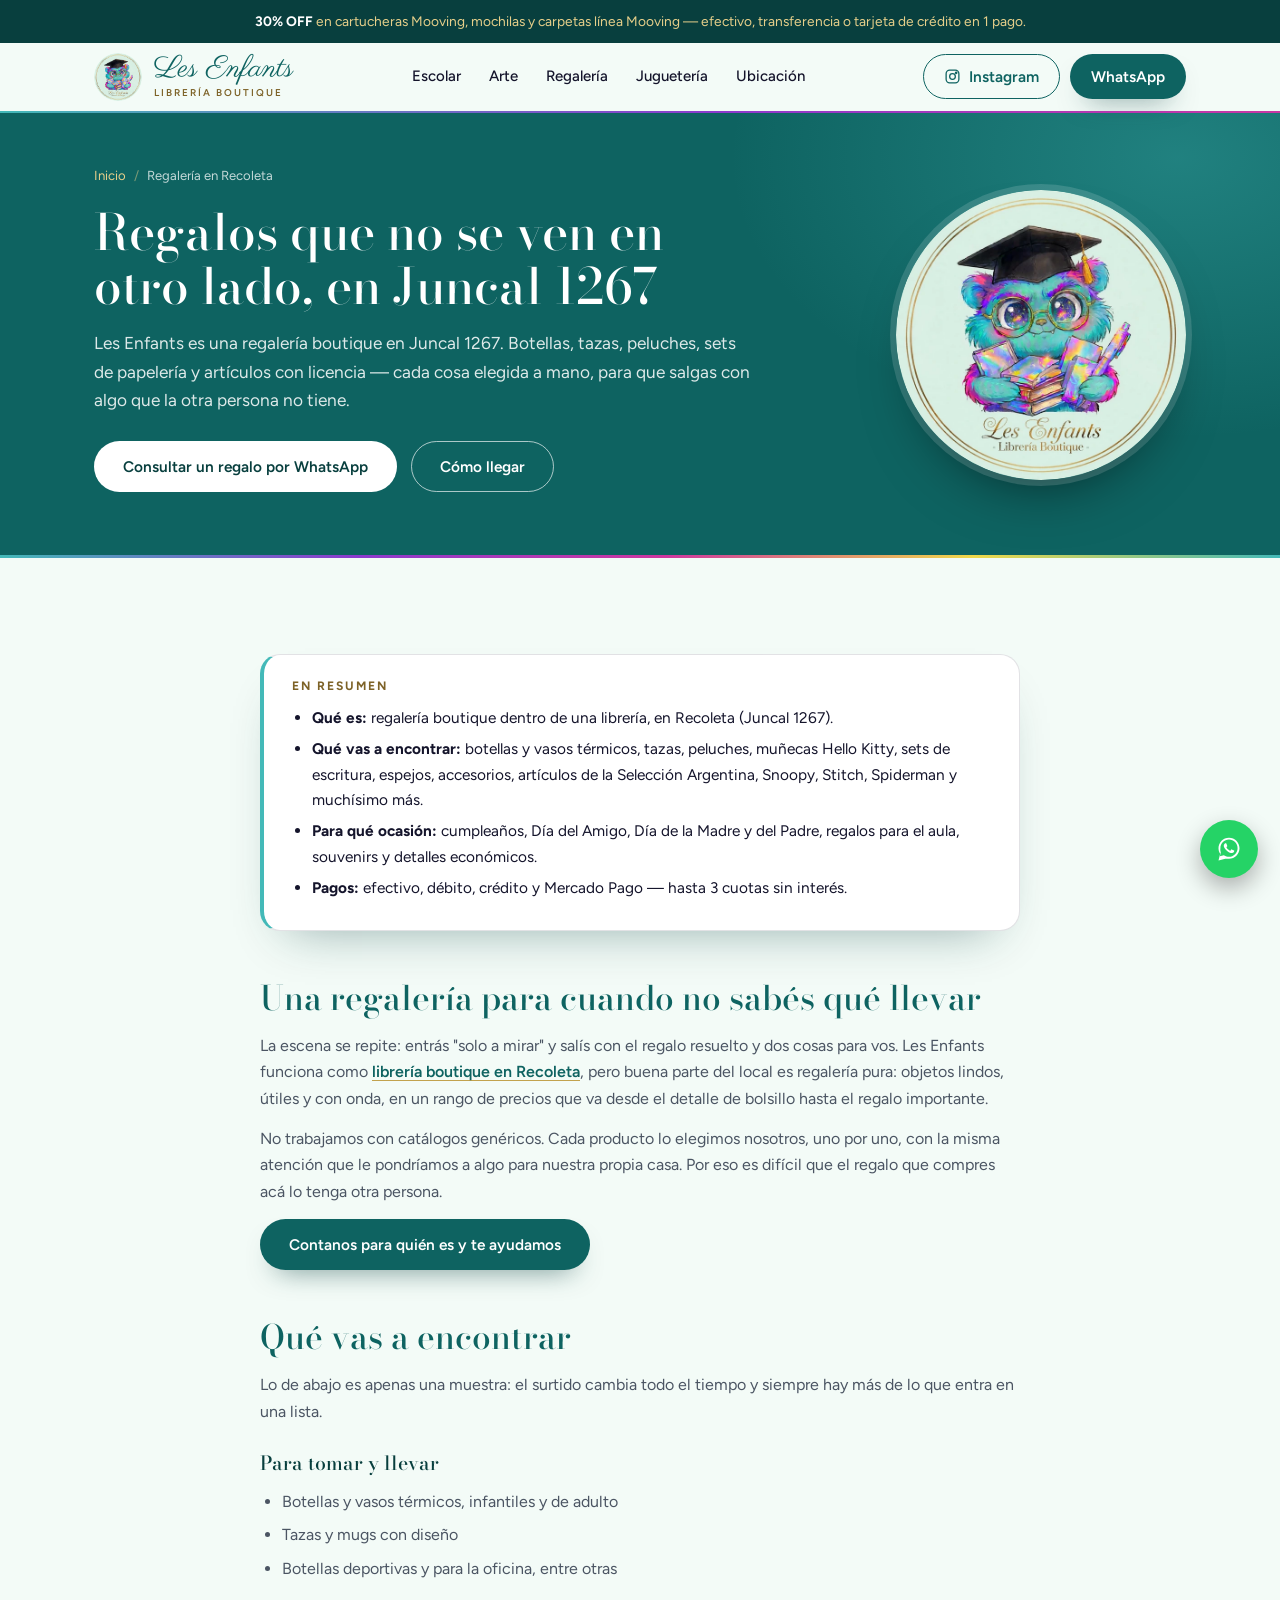
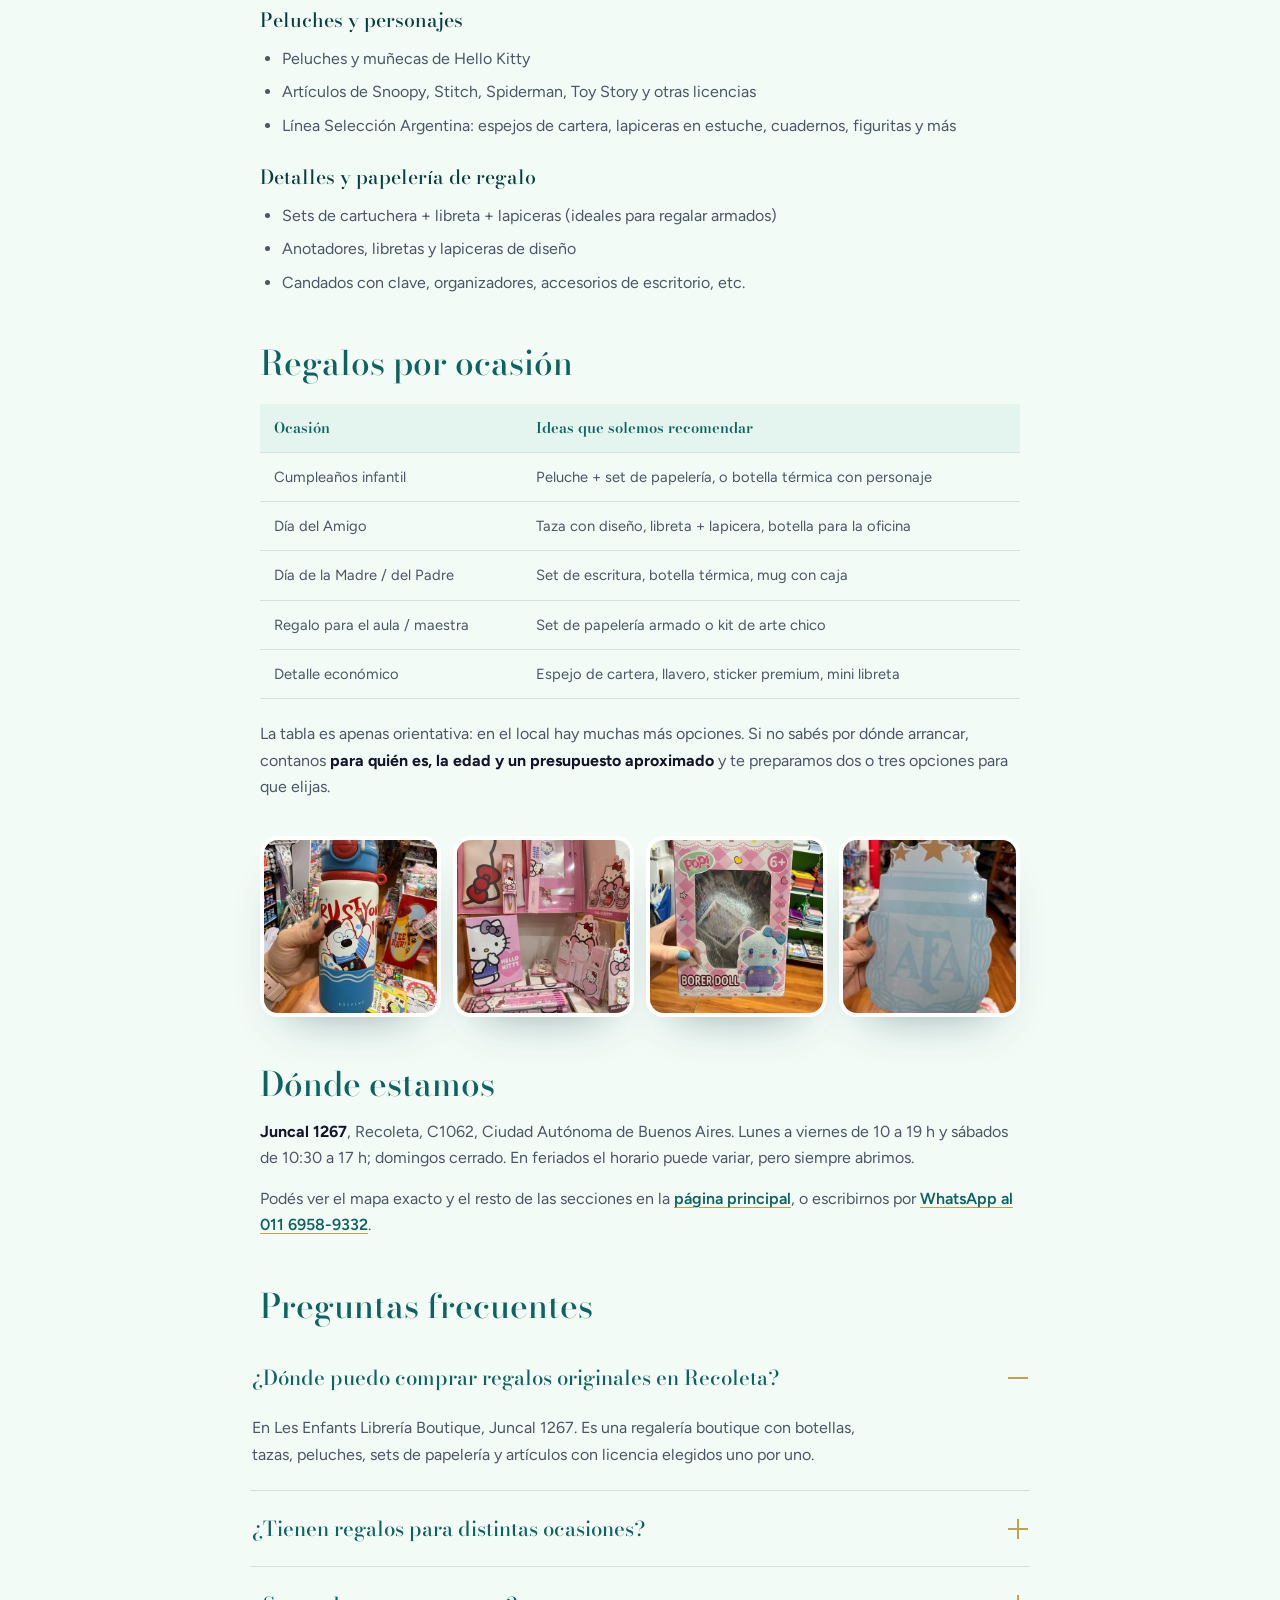
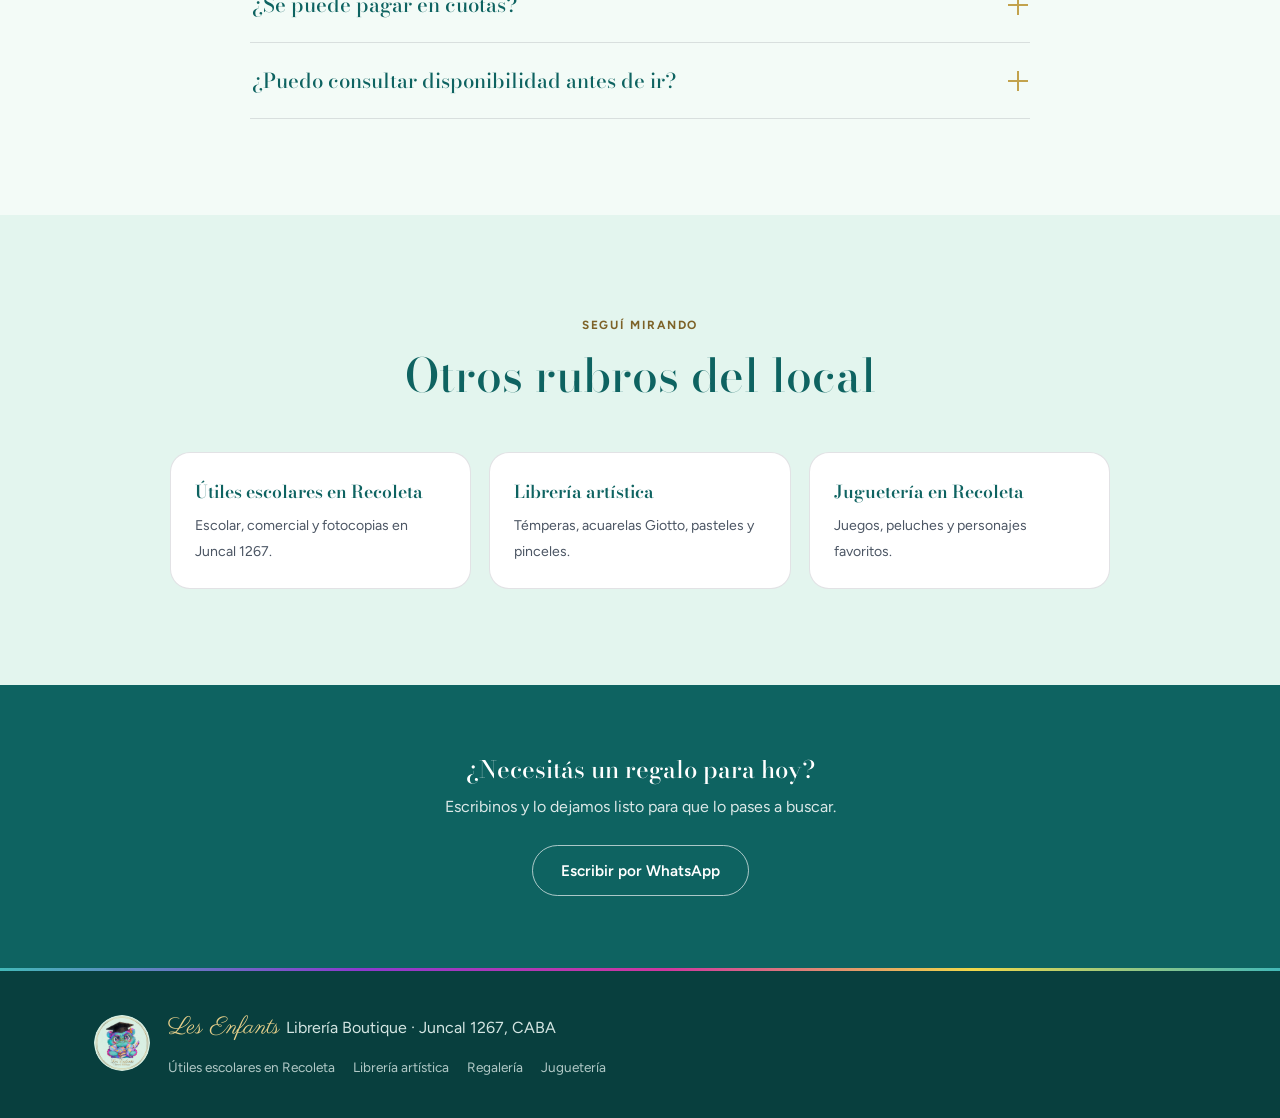
<file: regaleria-recoleta/index.html>
<!DOCTYPE html>
<html lang="es">
<head>
<meta charset="UTF-8">
<meta name="viewport" content="width=device-width, initial-scale=1.0">
<title>Regalería en Recoleta — regalos originales | Les Enfants, Juncal 1267</title>
<meta name="description" content="Regalería en Recoleta: botellas, tazas, peluches y artículos con licencia en Juncal 1267, elegidos uno por uno. 3 cuotas sin interés.">
<link rel="preconnect" href="https://fonts.googleapis.com">
<link rel="preconnect" href="https://fonts.gstatic.com" crossorigin>
<link href="https://fonts.googleapis.com/css2?family=Bodoni+Moda:ital,opsz,wght@0,6..96,400..700;1,6..96,400..700&family=Figtree:wght@400..700&family=Parisienne&display=swap" rel="stylesheet">
<link rel="canonical" href="https://librerialesenfants.com/regaleria-recoleta/">
<link rel="icon" type="image/png" sizes="32x32" href="../assets/img/favicon-32.png">
<link rel="icon" type="image/png" sizes="16x16" href="../assets/img/favicon-16.png">
<link rel="apple-touch-icon" href="../assets/img/apple-touch-icon.png">
<link rel="stylesheet" href="../styles.css?v=6">
<meta name="theme-color" content="#0e6361">
<meta property="og:type" content="article">
<meta property="og:title" content="Regalería en Recoleta — regalos originales | Les Enfants">
<meta property="og:description" content="Regalos originales elegidos uno por uno, en Juncal 1267, Recoleta. Botellas, tazas, peluches y artículos con licencia.">
<meta property="og:image" content="https://librerialesenfants.com/assets/img/og-image.jpg">
<meta property="og:url" content="https://librerialesenfants.com/regaleria-recoleta/">
<meta property="og:locale" content="es_AR">
<meta name="twitter:card" content="summary_large_image">
<script type="application/ld+json">
{
  "@context": "https://schema.org",
  "@type": "Store",
  "name": "Les Enfants Librería Boutique",
  "description": "Regalería en Recoleta, Buenos Aires: regalos originales, botellas, tazas, peluches y artículos con licencia, elegidos uno por uno.",
  "image": "https://librerialesenfants.com/assets/img/og-image.jpg",
  "url": "https://librerialesenfants.com/regaleria-recoleta/",
  "telephone": "+5491169589332",
  "sameAs": ["https://www.instagram.com/libreria_lesenfants/", "https://www.tiktok.com/@libreriaboutique"],
  "priceRange": "$$",
  "address": {
    "@type": "PostalAddress",
    "streetAddress": "Juncal 1267",
    "addressLocality": "Recoleta, Buenos Aires",
    "addressRegion": "CABA",
    "postalCode": "C1062",
    "addressCountry": "AR"
  },
  "geo": { "@type": "GeoCoordinates", "latitude": -34.5926909, "longitude": -58.3854901 },
  "hasMap": "https://maps.google.com/?cid=1390204583059692264",
  "openingHoursSpecification": [
    { "@type": "OpeningHoursSpecification", "dayOfWeek": ["Monday","Tuesday","Wednesday","Thursday","Friday"], "opens": "10:00", "closes": "19:00" },
    { "@type": "OpeningHoursSpecification", "dayOfWeek": "Saturday", "opens": "10:30", "closes": "17:00" }
  ]
}
</script>
<script type="application/ld+json">
{
  "@context": "https://schema.org",
  "@type": "BreadcrumbList",
  "itemListElement": [
    { "@type": "ListItem", "position": 1, "name": "Inicio", "item": "https://librerialesenfants.com/" },
    { "@type": "ListItem", "position": 2, "name": "Regalería en Recoleta", "item": "https://librerialesenfants.com/regaleria-recoleta/" }
  ]
}
</script>
<script type="application/ld+json">
{
  "@context": "https://schema.org",
  "@type": "FAQPage",
  "mainEntity": [
    { "@type": "Question", "name": "¿Dónde puedo comprar regalos originales en Recoleta?", "acceptedAnswer": { "@type": "Answer", "text": "En Les Enfants Librería Boutique, Juncal 1267, Recoleta. Es una regalería boutique con botellas, tazas, peluches, sets de papelería y artículos con licencia elegidos uno por uno." } },
    { "@type": "Question", "name": "¿Tienen regalos para distintas ocasiones?", "acceptedAnswer": { "@type": "Answer", "text": "Sí: cumpleaños infantiles y de adultos, Día del Amigo, Día de la Madre y del Padre, regalos para el aula, souvenirs y detalles de bajo costo para agradecer o acompañar." } },
    { "@type": "Question", "name": "¿Se puede pagar en cuotas?", "acceptedAnswer": { "@type": "Answer", "text": "Sí. Aceptamos tarjeta de crédito, débito y Mercado Pago, con la posibilidad de pagar en 3 cuotas sin interés." } },
    { "@type": "Question", "name": "¿Puedo consultar disponibilidad antes de ir?", "acceptedAnswer": { "@type": "Answer", "text": "Sí, escribinos por WhatsApp al 011 6958-9332 o por DM de Instagram y te confirmamos si tenemos lo que buscás antes de que te acerques a Juncal 1267." } }
  ]
}
</script>
</head>
<body>

<div class="promo-bar">
  <strong>30% OFF</strong> en cartucheras Mooving, mochilas y carpetas línea Mooving — efectivo, transferencia o tarjeta de crédito en 1 pago.
</div>

<header class="site-header">
  <div class="container header-inner">
    <a href="../" class="brand">
      <img src="../assets/img/logo-badge-160.png" alt="Logo de Les Enfants Librería Boutique: un osito con birrete" class="brand-badge" width="48" height="48">
      <span class="brand-text"><span class="brand-script">Les Enfants</span><small>Librería Boutique</small></span>
    </a>
    <nav class="nav" id="nav">
      <a href="../libreria-utiles-escolares-recoleta/">Escolar</a>
      <a href="../libreria-artistica-recoleta/">Arte</a>
      <a href="../regaleria-recoleta/">Regalería</a>
      <a href="../jugueteria-recoleta/">Juguetería</a>
      <a href="../#ubicacion">Ubicación</a>
    </nav>
    <div class="header-ctas">
      <a href="https://www.instagram.com/libreria_lesenfants/" class="btn btn-outline nav-cta" target="_blank" rel="noopener">
        <svg viewBox="0 0 24 24" fill="none" stroke="currentColor" stroke-width="1.8"><rect x="3" y="3" width="18" height="18" rx="5"/><circle cx="12" cy="12" r="4"/><circle cx="17.2" cy="6.8" r="1"/></svg>
        Instagram
      </a>
      <a href="https://wa.me/5491169589332?text=Hola!%20Vi%20la%20web%20de%20Les%20Enfants%20y%20quer%C3%ADa%20consultar%20por%20regaler%C3%ADa" class="btn btn-primary nav-cta" target="_blank" rel="noopener">WhatsApp</a>
    </div>
    <button class="menu-toggle" id="menuToggle" aria-label="Abrir menú">
      <span></span><span></span><span></span>
    </button>
  </div>
</header>

<main>

  <section class="page-hero">
    <div class="container">
      <nav class="breadcrumb" aria-label="Ruta de navegación">
        <a href="../">Inicio</a>
        <span class="sep">/</span>
        <span aria-current="page">Regalería en Recoleta</span>
      </nav>
      <h1>Regalos que no se ven en otro lado, en Juncal 1267</h1>
      <p class="lede">Les Enfants es una regalería boutique en Juncal 1267. Botellas, tazas, peluches, sets de papelería y artículos con licencia — cada cosa elegida a mano, para que salgas con algo que la otra persona no tiene.</p>
      <div class="hero-actions">
        <a href="https://wa.me/5491169589332?text=Hola!%20Quer%C3%ADa%20consultar%20por%20un%20regalo" class="btn btn-primary" target="_blank" rel="noopener">Consultar un regalo por WhatsApp</a>
        <a href="../#ubicacion" class="btn btn-outline">Cómo llegar</a>
      </div>
    </div>
  </section>

  <section>
    <div class="container">
      <div class="tldr">
        <h2>En resumen</h2>
        <ul>
          <li><strong>Qué es:</strong> regalería boutique dentro de una librería, en Recoleta (Juncal 1267).</li>
          <li><strong>Qué vas a encontrar:</strong> botellas y vasos térmicos, tazas, peluches, muñecas Hello Kitty, sets de escritura, espejos, accesorios, artículos de la Selección Argentina, Snoopy, Stitch, Spiderman y muchísimo más.</li>
          <li><strong>Para qué ocasión:</strong> cumpleaños, Día del Amigo, Día de la Madre y del Padre, regalos para el aula, souvenirs y detalles económicos.</li>
          <li><strong>Pagos:</strong> efectivo, débito, crédito y Mercado Pago — hasta 3 cuotas sin interés.</li>
        </ul>
      </div>

      <div class="prose">
        <h2>Una regalería para cuando no sabés qué llevar</h2>
        <p>La escena se repite: entrás "solo a mirar" y salís con el regalo resuelto y dos cosas para vos. Les Enfants funciona como <a href="../">librería boutique en Recoleta</a>, pero buena parte del local es regalería pura: objetos lindos, útiles y con onda, en un rango de precios que va desde el detalle de bolsillo hasta el regalo importante.</p>
        <p>No trabajamos con catálogos genéricos. Cada producto lo elegimos nosotros, uno por uno, con la misma atención que le pondríamos a algo para nuestra propia casa. Por eso es difícil que el regalo que compres acá lo tenga otra persona.</p>
        <p><a href="https://wa.me/5491169589332?text=Hola!%20Quer%C3%ADa%20un%20regalo%20para..." class="btn btn-primary" target="_blank" rel="noopener">Contanos para quién es y te ayudamos</a></p>

        <h2>Qué vas a encontrar</h2>
        <p>Lo de abajo es apenas una muestra: el surtido cambia todo el tiempo y siempre hay más de lo que entra en una lista.</p>
        <h3>Para tomar y llevar</h3>
        <ul>
          <li>Botellas y vasos térmicos, infantiles y de adulto</li>
          <li>Tazas y mugs con diseño</li>
          <li>Botellas deportivas y para la oficina, entre otras</li>
        </ul>
        <h3>Peluches y personajes</h3>
        <ul>
          <li>Peluches y muñecas de Hello Kitty</li>
          <li>Artículos de Snoopy, Stitch, Spiderman, Toy Story y otras licencias</li>
          <li>Línea Selección Argentina: espejos de cartera, lapiceras en estuche, cuadernos, figuritas y más</li>
        </ul>
        <h3>Detalles y papelería de regalo</h3>
        <ul>
          <li>Sets de cartuchera + libreta + lapiceras (ideales para regalar armados)</li>
          <li>Anotadores, libretas y lapiceras de diseño</li>
          <li>Candados con clave, organizadores, accesorios de escritorio, etc.</li>
        </ul>

        <h2>Regalos por ocasión</h2>
        <table class="info-table">
          <thead><tr><th>Ocasión</th><th>Ideas que solemos recomendar</th></tr></thead>
          <tbody>
            <tr><td>Cumpleaños infantil</td><td>Peluche + set de papelería, o botella térmica con personaje</td></tr>
            <tr><td>Día del Amigo</td><td>Taza con diseño, libreta + lapicera, botella para la oficina</td></tr>
            <tr><td>Día de la Madre / del Padre</td><td>Set de escritura, botella térmica, mug con caja</td></tr>
            <tr><td>Regalo para el aula / maestra</td><td>Set de papelería armado o kit de arte chico</td></tr>
            <tr><td>Detalle económico</td><td>Espejo de cartera, llavero, sticker premium, mini libreta</td></tr>
          </tbody>
        </table>
        <p>La tabla es apenas orientativa: en el local hay muchas más opciones. Si no sabés por dónde arrancar, contanos <strong>para quién es, la edad y un presupuesto aproximado</strong> y te preparamos dos o tres opciones para que elijas.</p>

        <div class="rubro-media">
          <img width="480" height="639" src="../assets/img/galeria/botella-termica-infantil-oso.webp" alt="Botella térmica infantil con diseño de oso en Les Enfants Librería Boutique, Recoleta" loading="lazy">
          <img width="480" height="639" src="../assets/img/galeria/set-hello-kitty-cartuchera-libreta-lapiceras.webp" alt="Set de regalo de Hello Kitty: cartuchera, libreta y lapiceras" loading="lazy">
          <img width="480" height="639" src="../assets/img/galeria/muneca-hello-kitty-borer-doll.webp" alt="Muñeca de peluche Hello Kitty en caja para regalar" loading="lazy">
          <img width="480" height="639" src="../assets/img/galeria/espejo-cartera-seleccion-argentina.webp" alt="Espejo de cartera con escudo de la Selección Argentina" loading="lazy">
        </div>

        <h2>Dónde estamos</h2>
        <p><strong>Juncal 1267</strong>, Recoleta, C1062, Ciudad Autónoma de Buenos Aires. Lunes a viernes de 10 a 19 h y sábados de 10:30 a 17 h; domingos cerrado. En feriados el horario puede variar, pero siempre abrimos.</p>
        <p>Podés ver el mapa exacto y el resto de las secciones en la <a href="../#ubicacion">página principal</a>, o escribirnos por <a href="https://wa.me/5491169589332" target="_blank" rel="noopener">WhatsApp al 011 6958-9332</a>.</p>

        <h2>Preguntas frecuentes</h2>
      </div>

      <div class="faq-list" style="margin-top:8px;">
        <div class="faq-item open">
          <button class="faq-question" aria-expanded="true"><span>¿Dónde puedo comprar regalos originales en Recoleta?</span><span class="faq-icon"></span></button>
          <div class="faq-answer"><p>En Les Enfants Librería Boutique, Juncal 1267. Es una regalería boutique con botellas, tazas, peluches, sets de papelería y artículos con licencia elegidos uno por uno.</p></div>
        </div>
        <div class="faq-item">
          <button class="faq-question" aria-expanded="false"><span>¿Tienen regalos para distintas ocasiones?</span><span class="faq-icon"></span></button>
          <div class="faq-answer"><p>Sí: cumpleaños infantiles y de adultos, Día del Amigo, Día de la Madre y del Padre, regalos para el aula, souvenirs y detalles de bajo costo.</p></div>
        </div>
        <div class="faq-item">
          <button class="faq-question" aria-expanded="false"><span>¿Se puede pagar en cuotas?</span><span class="faq-icon"></span></button>
          <div class="faq-answer"><p>Sí. Aceptamos tarjeta de crédito, débito y Mercado Pago, con la posibilidad de pagar en 3 cuotas sin interés.</p></div>
        </div>
        <div class="faq-item">
          <button class="faq-question" aria-expanded="false"><span>¿Puedo consultar disponibilidad antes de ir?</span><span class="faq-icon"></span></button>
          <div class="faq-answer"><p>Sí, escribinos por WhatsApp al 011 6958-9332 o por DM de Instagram y te confirmamos si tenemos lo que buscás antes de que te acerques a Juncal 1267.</p></div>
        </div>
      </div>
    </div>
  </section>

  <section class="related">
    <div class="container">
      <div class="section-head">
        <span class="eyebrow">Seguí mirando</span>
        <h2>Otros rubros del local</h2>
      </div>
      <div class="related-grid">
        <a class="related-card" href="../libreria-utiles-escolares-recoleta/"><strong>Útiles escolares en Recoleta</strong><span>Escolar, comercial y fotocopias en Juncal 1267.</span></a>
        <a class="related-card" href="../libreria-artistica-recoleta/"><strong>Librería artística</strong><span>Témperas, acuarelas Giotto, pasteles y pinceles.</span></a>
        <a class="related-card" href="../jugueteria-recoleta/"><strong>Juguetería en Recoleta</strong><span>Juegos, peluches y personajes favoritos.</span></a>
      </div>
    </div>
  </section>

  <section class="mini-cta">
    <div class="container">
      <h2>¿Necesitás un regalo para hoy?</h2>
      <p>Escribinos y lo dejamos listo para que lo pases a buscar.</p>
      <a href="https://wa.me/5491169589332?text=Hola!%20Necesito%20un%20regalo%20para%20hoy" class="btn btn-outline" target="_blank" rel="noopener">Escribir por WhatsApp</a>
    </div>
  </section>

</main>

<footer class="site-footer">
  <div class="container footer-inner">
    <img src="../assets/img/logo-badge-160.png" alt="Logo de Les Enfants Librería Boutique" class="footer-badge" width="56" height="56" loading="lazy">
    <div>
      <p class="footer-name"><span class="brand-script">Les Enfants</span> Librería Boutique · Juncal 1267, CABA</p>
      <nav class="footer-links" aria-label="Rubros">
        <a href="../libreria-utiles-escolares-recoleta/">Útiles escolares en Recoleta</a>
        <a href="../libreria-artistica-recoleta/">Librería artística</a>
        <a href="../regaleria-recoleta/">Regalería</a>
        <a href="../jugueteria-recoleta/">Juguetería</a>
      </nav>
    </div>
  </div>
</footer>

<a href="https://wa.me/5491169589332?text=Hola!%20Vi%20la%20web%20de%20Les%20Enfants%20y%20quer%C3%ADa%20consultar" class="whatsapp-float" target="_blank" rel="noopener" aria-label="Escribinos por WhatsApp">
  <svg viewBox="0 0 32 32" fill="currentColor" width="28" height="28"><path d="M16.001 3C9.373 3 4 8.373 4 15c0 2.35.687 4.54 1.874 6.383L4 29l7.804-1.84A11.94 11.94 0 0016 27c6.628 0 12-5.373 12-12S22.629 3 16.001 3zm0 21.8c-1.98 0-3.83-.55-5.41-1.5l-.388-.23-4.63 1.092 1.116-4.51-.253-.4A9.77 9.77 0 016.2 15c0-5.404 4.396-9.8 9.801-9.8 5.404 0 9.8 4.396 9.8 9.8 0 5.405-4.396 9.8-9.8 9.8zm5.373-7.34c-.294-.147-1.74-.858-2.01-.956-.27-.098-.467-.147-.663.147-.196.294-.76.956-.932 1.152-.171.196-.343.22-.637.073-.294-.147-1.242-.458-2.365-1.46-.874-.78-1.464-1.744-1.636-2.038-.171-.294-.018-.453.129-.6.132-.132.294-.343.441-.514.147-.171.196-.294.294-.49.098-.196.049-.368-.024-.514-.073-.147-.663-1.6-.909-2.192-.24-.576-.484-.498-.663-.507l-.564-.01c-.196 0-.514.073-.784.368-.27.294-1.03 1.006-1.03 2.454 0 1.447 1.055 2.846 1.202 3.043.147.196 2.077 3.17 5.033 4.445.703.303 1.251.484 1.679.62.706.224 1.348.192 1.856.117.566-.085 1.74-.712 1.985-1.4.245-.69.245-1.28.171-1.4-.073-.122-.27-.196-.564-.343z"/></svg>
</a>

<script src="../script.js"></script>
</body>
</html>
</file>
<file: styles.css>
/* ============================================
   Les Enfants Librería Boutique — tokens
   Paleta muestreada del logo (osito turquesa + fondo menta + aro dorado).
   Un solo color dominante (turquesa profundo). Rosa, lila y manteca
   solo en insignias chicas. La "foil" holográfica (turquesa → violeta →
   magenta → dorado) aparece únicamente en líneas finas y en el aro del hero.
   ============================================ */
:root {
  --mint-50: #f3fbf7;
  --mint-100: #e3f5ee;
  --mint-200: #d8eee3;          /* menta exacta del logo */
  --teal-900: #083f3e;
  --teal-800: #0e6361;          /* marca: botones, títulos, bloques oscuros */
  --teal-600: #178f8c;
  --teal-500: #43b9b8;          /* turquesa del pelaje, solo detalles */
  --ink: #14142b;               /* negro-azulado del birrete */
  --ink-soft: #4b5563;
  --gold: #c2a24d;              /* aro del logo (líneas y decoración) */
  --gold-ink: #7d6227;          /* dorado para texto sobre claro */
  --gold-light: #e6cf8a;        /* dorado para texto sobre oscuro */
  --star: #e0a419;
  --rose-100: #fbdbe8;  --rose-700: #a3205f;
  --lilac-100: #e7ddfb; --lilac-700: #5f2aa8;
  --butter-100: #fbf0b6; --butter-800: #7a5d00;
  --holo: linear-gradient(100deg, #43b9b8 0%, #8c3ace 28%, #ce379f 52%, #efd84a 76%, #43b9b8 100%);
  --line: rgba(20, 20, 43, 0.12);
  --shadow: 0 24px 48px -28px rgba(8, 63, 62, 0.45);
  --r: 20px;
  --r-lg: 28px;
  --font-display: 'Bodoni Moda', 'Didot', 'Bodoni 72', Georgia, serif;
  --font-body: 'Figtree', system-ui, -apple-system, 'Segoe UI', sans-serif;
  --font-script: 'Parisienne', 'Snell Roundhand', 'Brush Script MT', cursive;
}

* { box-sizing: border-box; margin: 0; padding: 0; }
html { scroll-behavior: smooth; -webkit-text-size-adjust: 100%; }
body {
  font-family: var(--font-body);
  color: var(--ink);
  background: var(--mint-50);
  line-height: 1.65;
  overflow-x: hidden;
}
@supports (overflow-x: clip) { body { overflow-x: clip; } }
img { max-width: 100%; height: auto; display: block; }
h1, h2, h3 { font-family: var(--font-display); color: var(--teal-800); font-weight: 500; line-height: 1.12; text-wrap: balance; }
.container { max-width: 1140px; margin: 0 auto; padding: 0 24px; }
a { text-decoration: none; color: inherit; }
a, button { cursor: pointer; }
a:focus-visible, button:focus-visible { outline: 3px solid var(--teal-600); outline-offset: 3px; border-radius: 6px; }
.brand-script { font-family: var(--font-script); font-weight: 400; }

.skip-link {
  position: absolute; left: 12px; top: -60px; z-index: 100;
  background: var(--teal-800); color: #fff; padding: 10px 18px; border-radius: 999px; font-weight: 600;
  transition: top .2s ease;
}
.skip-link:focus { top: 12px; }

.eyebrow {
  display: inline-block;
  font-family: var(--font-body);
  font-size: 0.74rem;
  font-weight: 700;
  letter-spacing: 0.16em;
  text-transform: uppercase;
  color: var(--gold-ink);
  margin-bottom: 14px;
}

.btn {
  display: inline-flex;
  align-items: center;
  justify-content: center;
  gap: 8px;
  min-height: 48px;
  padding: 12px 28px;
  border-radius: 999px;
  font-weight: 600;
  font-family: var(--font-body);
  font-size: 0.96rem;
  border: 1.5px solid transparent;
  transition: transform .18s ease, background .18s ease, color .18s ease, box-shadow .18s ease;
}
.btn:hover { transform: translateY(-2px); }
.btn svg { width: 17px; height: 17px; flex-shrink: 0; }
.btn-primary { background: var(--teal-800); color: #fff; box-shadow: 0 14px 28px -16px rgba(8, 63, 62, 0.7); }
.btn-primary:hover { background: var(--teal-900); }
.btn-outline { background: transparent; color: var(--teal-800); border-color: var(--teal-800); }
.btn-outline:hover { background: var(--teal-800); color: #fff; }

/* Íconos en insignias pastel (color chico y suave, nunca bloques grandes) */
.ico--rose   { background: var(--rose-100);   color: var(--rose-700); }
.ico--lilac  { background: var(--lilac-100);  color: var(--lilac-700); }
.ico--butter { background: var(--butter-100); color: var(--butter-800); }
.ico--aqua   { background: #cdeeec;           color: var(--teal-800); }

/* Promo bar */
.promo-bar {
  background: var(--teal-900);
  color: var(--gold-light);
  text-align: center;
  font-size: 0.86rem;
  padding: 10px 20px;
}
.promo-bar strong { color: #fff; }

/* Header */
.site-header {
  position: sticky;
  top: 0;
  z-index: 50;
  background: rgba(243, 251, 247, 0.94);
  backdrop-filter: blur(8px);
  -webkit-backdrop-filter: blur(8px);
}
/* firma: línea foil holográfica bajo el header */
.site-header::after {
  content: "";
  position: absolute; left: 0; right: 0; bottom: 0; height: 2px;
  background: var(--holo);
  background-size: 200% 100%;
  animation: foil-shift 16s linear infinite;
}
@keyframes foil-shift { to { background-position: -200% 0; } }
.header-inner { display: flex; align-items: center; justify-content: space-between; gap: 16px; padding-top: 10px; padding-bottom: 12px; }
.brand { display: flex; align-items: center; gap: 12px; }
.brand-badge { width: 48px; height: 48px; border-radius: 50%; flex-shrink: 0; }
.brand-text { display: flex; flex-direction: column; line-height: 1; }
.brand-text .brand-script { font-size: 1.85rem; color: var(--teal-800); line-height: 1; }
.brand-text small { font-size: 0.62rem; font-weight: 600; letter-spacing: 0.2em; text-transform: uppercase; color: var(--gold-ink); margin-top: 3px; }

.header-ctas { display: flex; align-items: center; gap: 10px; }
.nav { display: flex; gap: 28px; font-weight: 500; font-size: 0.94rem; }
.nav a { position: relative; padding: 6px 0; }
.nav a::after { content: ""; position: absolute; left: 0; right: 0; bottom: 0; height: 2px; background: var(--gold); transform: scaleX(0); transform-origin: left; transition: transform .25s ease; }
.nav a:hover::after { transform: scaleX(1); }
.nav-cta { padding: 9px 20px; min-height: 42px; }
.menu-toggle { display: none; flex-direction: column; gap: 5px; background: none; border: none; padding: 12px 8px; }
.menu-toggle span { width: 24px; height: 2px; background: var(--teal-800); border-radius: 2px; }

/* Hero */
.hero {
  position: relative;
  padding: clamp(40px, 6vw, 84px) 0 clamp(96px, 11vw, 150px);
  background:
    radial-gradient(56% 70% at 80% 42%, rgba(67, 185, 184, 0.20), transparent 70%),
    radial-gradient(26% 34% at 97% 62%, rgba(206, 55, 159, 0.08), transparent 70%),
    radial-gradient(30% 40% at 4% 6%, rgba(239, 216, 74, 0.13), transparent 70%),
    var(--mint-50);
}
@supports (overflow-x: clip) { .hero { overflow-x: clip; } }
/* renglones de cuaderno, muy suaves, se desvanecen hacia la derecha */
.hero::before {
  content: "";
  position: absolute; inset: 0;
  background-image: repeating-linear-gradient(to bottom, transparent 0 43px, rgba(23, 143, 140, 0.10) 43px 44px);
  -webkit-mask-image: linear-gradient(90deg, #000 0%, transparent 62%);
  mask-image: linear-gradient(90deg, #000 0%, transparent 62%);
  pointer-events: none;
}
/* Hero con foto real del local: la foto va de fondo, con un velo en el teal de la marca
   (más denso a la izquierda, donde está el texto) y los renglones de cuaderno encima */
.hero--photo { background: var(--teal-900); color: #fff; }
.hero-photo { position: absolute; inset: 0; overflow: hidden; }
.hero-photo img { width: 100%; height: 100%; object-fit: cover; object-position: 55% 40%; filter: saturate(0.85) contrast(1.02); }
.hero-photo::after {
  content: ""; position: absolute; inset: 0;
  background:
    linear-gradient(90deg, rgba(8, 63, 62, 0.94) 0%, rgba(8, 63, 62, 0.82) 38%, rgba(8, 63, 62, 0.42) 72%, rgba(8, 63, 62, 0.30) 100%),
    linear-gradient(180deg, rgba(20, 20, 43, 0.10) 0%, rgba(20, 20, 43, 0.35) 100%);
}
.hero--photo::before { z-index: 1; background-image: repeating-linear-gradient(to bottom, transparent 0 43px, rgba(216, 238, 227, 0.08) 43px 44px); }
.hero--photo::after { content: ""; position: absolute; left: 0; right: 0; bottom: 0; height: 3px; background: var(--holo); z-index: 1; }
.hero.hero--photo .hero-grid { z-index: 2; }
.hero.hero--photo .eyebrow { color: var(--gold-light); }
.hero.hero--photo h1 { color: #fff; text-shadow: 0 2px 24px rgba(0, 0, 0, 0.25); }
.hero.hero--photo h1 em { color: var(--mint-200); }
.hero.hero--photo .hero-lede { color: rgba(234, 247, 244, 0.9); }
.hero.hero--photo .btn-primary { background: #fff; color: var(--teal-900); box-shadow: 0 14px 28px -16px rgba(0, 0, 0, 0.6); }
.hero.hero--photo .btn-primary:hover { background: var(--mint-200); }
.hero.hero--photo .btn-outline { color: #fff; border-color: rgba(255, 255, 255, 0.7); }
.hero.hero--photo .btn-outline:hover { background: #fff; color: var(--teal-900); }
.hero.hero--photo .hero-badge { box-shadow: 0 34px 70px -28px rgba(0, 0, 0, 0.7); }
.hero-grid {
  position: relative; z-index: 1;
  display: grid;
  grid-template-columns: minmax(0, 1.05fr) minmax(0, 0.95fr);
  gap: 48px;
  align-items: center;
}
.rating-chip {
  display: inline-flex; align-items: center; gap: 8px;
  background: #fff; border: 1px solid var(--line);
  padding: 6px 16px; border-radius: 999px;
  font-size: 0.84rem; font-weight: 600; color: var(--ink);
  margin-bottom: 20px;
  box-shadow: 0 8px 18px -12px rgba(8, 63, 62, 0.4);
}
.rating-chip span:first-child { color: var(--star); }
.hero-copy .eyebrow { display: block; margin-bottom: 12px; }
.hero h1 {
  font-size: clamp(2.6rem, 5.8vw, 4.6rem);
  line-height: 1.02;
  letter-spacing: -0.015em;
  color: var(--ink);
  margin-bottom: 22px;
}
.hero h1 { text-wrap: wrap; }
.hero h1 em { font-style: italic; color: var(--teal-800); word-spacing: 0.06em; }
.nb { white-space: nowrap; }
.hero-lede { font-size: 1.14rem; color: var(--ink-soft); max-width: 46ch; margin-bottom: 30px; }
.hero-actions { display: flex; flex-wrap: wrap; gap: 14px; }

.hero-art { isolation: isolate; }
.badge-wrap { position: relative; width: min(100%, 470px); margin-inline: auto; aspect-ratio: 1; }
.hero-badge { position: relative; width: 100%; height: 100%; border-radius: 50%; box-shadow: 0 34px 60px -32px rgba(8, 63, 62, 0.6); }
/* firma: aro foil que gira despacito alrededor del aro dorado del logo */
.holo-ring {
  position: absolute; inset: -14px; border-radius: 50%;
  background: conic-gradient(from 0deg, #43b9b8, #8c3ace, #ce379f, #efd84a, #43b9b8);
  -webkit-mask: radial-gradient(farthest-side, transparent calc(100% - 5px), #000 calc(100% - 4px));
  mask: radial-gradient(farthest-side, transparent calc(100% - 5px), #000 calc(100% - 4px));
  animation: spin 38s linear infinite;
}
@keyframes spin { to { transform: rotate(360deg); } }

.sticker {
  position: absolute; z-index: 2;
  padding: 7px 16px;
  font-size: 0.86rem; font-weight: 700; line-height: 1.2;
  border-radius: 999px; border: 3px solid #fff;
  box-shadow: 0 10px 20px -10px rgba(8, 63, 62, 0.5);
  transform: rotate(var(--r, 0deg));
}
.sticker--butter { background: var(--butter-100); color: var(--butter-800); }
.sticker--rose   { background: var(--rose-100);   color: var(--rose-700); }
.sticker--lilac  { background: var(--lilac-100);  color: var(--lilac-700); }
.sticker--aqua   { background: #cdeeec;           color: var(--teal-800); }
.s1 { top: 9%;  left: -5%;  --r: -8deg; }
.s2 { top: 2%;  right: 3%;  --r: 7deg; }
.s3 { bottom: 15%; left: -7%; --r: 6deg; }
.s4 { bottom: 5%; right: -1%; --r: -6deg; }

.spark { position: absolute; z-index: 2; fill: var(--gold); transform-origin: center; animation: twinkle 3.8s ease-in-out infinite; }
.sp1 { width: 20px; top: 20%; left: 20%; }
.sp2 { width: 28px; top: 44%; right: -6%; fill: var(--teal-500); animation-delay: 1.2s; }
.sp3 { width: 16px; bottom: 30%; left: 4%; fill: #ce379f; animation-delay: 2.2s; }
@keyframes twinkle { 0%, 100% { opacity: .35; transform: scale(.75) rotate(0deg); } 50% { opacity: 1; transform: scale(1.1) rotate(20deg); } }

/* entrada del hero (una sola vez) */
.hero-copy > * { animation: rise .7s cubic-bezier(.2, .7, .2, 1) both; }
.hero-copy > *:nth-child(2) { animation-delay: .06s; }
.hero-copy > *:nth-child(3) { animation-delay: .12s; }
.hero-copy > *:nth-child(4) { animation-delay: .18s; }
.hero-copy > *:nth-child(5) { animation-delay: .24s; }
.hero-badge { animation: pop .8s cubic-bezier(.2, .8, .2, 1) .1s both; }
@keyframes rise { from { opacity: 0; transform: translateY(16px); } to { opacity: 1; transform: none; } }
@keyframes pop { from { opacity: 0; transform: scale(.94); } to { opacity: 1; transform: none; } }

/* En resumen (ficha) */
.resumen { padding: 0; position: relative; z-index: 3; }
.ficha {
  position: relative;
  margin-top: -64px;
  background: #fff;
  border: 1px solid var(--line);
  border-radius: 24px;
  box-shadow: var(--shadow);
  padding: 34px 12px 22px;
}
.ficha-tab {
  position: absolute; top: -15px; left: 28px;
  background: var(--teal-800); color: #fff;
  font-family: var(--font-body); font-size: 0.72rem; font-weight: 700; line-height: 1;
  letter-spacing: 0.16em; text-transform: uppercase;
  padding: 9px 16px; border-radius: 999px;
}
.ficha-grid { display: grid; grid-template-columns: repeat(4, minmax(0, 1fr)); }
.ficha-item {
  display: grid; grid-template-columns: auto minmax(0, 1fr); column-gap: 12px; align-content: start;
  padding: 6px 20px;
  border-left: 1px dashed var(--line);
}
.ficha-item:first-child { border-left: 0; }
.ficha-ico { grid-row: span 2; width: 40px; height: 40px; border-radius: 50%; display: flex; align-items: center; justify-content: center; }
.ficha-ico svg { width: 20px; height: 20px; }
.ficha-item dt { font-size: 0.7rem; font-weight: 700; letter-spacing: 0.14em; text-transform: uppercase; color: var(--gold-ink); }
.ficha-item dd { font-size: 0.92rem; color: var(--ink); line-height: 1.45; }

/* Secciones */
section { padding: 96px 0; }
.section-head { max-width: 640px; margin: 0 auto 50px; text-align: center; }
.section-head h2 { font-size: clamp(2rem, 3.8vw, 2.9rem); }
.section-head p { margin-top: 14px; color: var(--ink-soft); font-size: 1.04rem; }

/* Categorías */
.categorias { text-align: center; padding-top: 88px; }
.cat-grid { display: grid; grid-template-columns: repeat(4, minmax(0, 1fr)); gap: 22px; }
.cat-card {
  position: relative; overflow: hidden; display: flex; flex-direction: column; align-items: center;
  background: #fff;
  border: 1px solid var(--line);
  border-radius: var(--r);
  padding: 38px 20px 30px;
  transition: transform .22s ease, box-shadow .22s ease;
}
.cat-card::before { content: ""; position: absolute; left: 0; right: 0; top: 0; height: 3px; background: var(--holo); transform: scaleX(0); transform-origin: left; transition: transform .35s ease; }
.cat-card:hover { transform: translateY(-6px); box-shadow: var(--shadow); }
.cat-card:hover::before { transform: scaleX(1); }
.cat-icon { width: 58px; height: 58px; margin: 0 auto 20px; display: flex; align-items: center; justify-content: center; border-radius: 50%; }
.cat-icon svg { width: 26px; height: 26px; }
.cat-card h3 { font-size: 1.28rem; }
.cat-card p { margin-top: 8px; font-size: 0.9rem; color: var(--ink-soft); }
.cat-card .cat-more { display: inline-block; margin-top: auto; padding-top: 16px; font-size: 0.82rem; font-weight: 700; letter-spacing: 0.02em; color: var(--teal-800); }

/* Galería */
.galeria { background: var(--mint-100); padding-bottom: 80px; }
.galeria .section-head { margin-bottom: 34px; }
.galeria-track {
  overflow: hidden;
  padding: 16px 0 46px;
  -webkit-mask-image: linear-gradient(90deg, transparent, #000 5%, #000 95%, transparent);
  mask-image: linear-gradient(90deg, transparent, #000 5%, #000 95%, transparent);
}
.galeria-track-inner { display: flex; gap: 18px; width: max-content; animation: galeria-scroll 70s linear infinite; }
.galeria-track:hover .galeria-track-inner { animation-play-state: paused; }
.galeria-dup { display: contents; }
.galeria-slide {
  flex: 0 0 auto; width: 230px; height: 230px;
  border-radius: 22px; overflow: hidden;
  border: 5px solid #fff;
  box-shadow: 0 14px 22px -16px rgba(8, 63, 62, 0.5);
  transform: rotate(-1.2deg);
  background: #fff;
}
.galeria-slide:nth-child(even) { transform: rotate(1.4deg) translateY(8px); }
.galeria-slide img { width: 100%; height: 100%; object-fit: cover; }
@keyframes galeria-scroll { from { transform: translateX(0); } to { transform: translateX(-50%); } }

/* Nosotros */
.nosotros { position: relative; background: var(--teal-900); color: rgba(234, 247, 244, 0.9); }
.nosotros::before, .site-footer::before { content: ""; position: absolute; left: 0; right: 0; top: 0; height: 3px; background: var(--holo); }
.nosotros-grid { display: grid; grid-template-columns: minmax(0, 0.9fr) minmax(0, 1.1fr); gap: 64px; align-items: center; }
.nosotros-media img, .nosotros-media .ph { width: 100%; aspect-ratio: 4 / 5; object-fit: cover; border-radius: var(--r-lg); }
.nosotros-media img { box-shadow: 0 30px 60px -30px rgba(0, 0, 0, 0.6); }
.nosotros-photo { position: relative; margin: 0; }
.nosotros-photo img { display: block; filter: saturate(0.92); }
.nosotros-photo::before { content: ""; position: absolute; inset: -10px; border: 1px solid rgba(230, 207, 138, 0.45); border-radius: calc(var(--r-lg) + 8px); pointer-events: none; }
.nosotros-photo figcaption { position: absolute; left: 16px; bottom: 16px; padding: 6px 14px; border-radius: 999px; background: rgba(8, 63, 62, 0.82); color: var(--gold-light); font-size: 0.8rem; font-weight: 600; letter-spacing: 0.04em; -webkit-backdrop-filter: blur(4px); backdrop-filter: blur(4px); }
.nosotros-content .eyebrow { color: var(--gold-light); }
.nosotros-content h2 { color: #fff; font-size: clamp(2rem, 3.8vw, 2.9rem); margin-bottom: 18px; }
.nosotros-content p { color: rgba(234, 247, 244, 0.84); margin-bottom: 16px; font-size: 1.03rem; }
.nosotros-content .etimologia { font-size: 0.98rem; color: var(--gold-light); border-left: 2px solid var(--gold); padding-left: 14px; margin-bottom: 22px; }
.etimologia .brand-script { font-size: 1.8rem; line-height: 1; margin-right: 2px; }
.nosotros-signature { font-family: var(--font-script); font-size: 1.7rem !important; color: var(--gold-light) !important; margin-top: 22px; }

.sellos-caption { font-size: 0.92rem !important; color: var(--gold-light) !important; margin: 6px 0 14px !important; font-style: italic; }
.sellos-row { list-style: none; display: flex; flex-wrap: wrap; gap: 6px; margin: 0 0 20px; padding: 0; }
.sello-octagono {
  width: 72px; height: 72px; flex-shrink: 0;
  background: #111;
  clip-path: polygon(29% 0%, 71% 0%, 100% 29%, 100% 71%, 71% 100%, 29% 100%, 0% 71%, 0% 29%);
  padding: 3px; display: flex;
}
.sello-ring {
  flex: 1; background: #fff; padding: 1.5px; display: flex;
  clip-path: polygon(29% 0%, 71% 0%, 100% 29%, 100% 71%, 71% 100%, 29% 100%, 0% 71%, 0% 29%);
}
.sello-inner {
  flex: 1; background: #111; color: #fff; padding: 3px;
  clip-path: polygon(29% 0%, 71% 0%, 100% 29%, 100% 71%, 71% 100%, 29% 100%, 0% 71%, 0% 29%);
  display: flex; flex-direction: column; align-items: center; justify-content: center; text-align: center;
}
.sello-inner span { font-size: 0.38rem; font-weight: 700; line-height: 1.25; white-space: nowrap; }
.sello-inner strong { font-size: 0.42rem; font-weight: 800; line-height: 1.2; margin-top: 1px; white-space: nowrap; }
@media (min-width: 981px) {
  .sellos-row { gap: 14px; margin-bottom: 26px; }
  .sello-octagono { width: 112px; height: 112px; padding: 4.5px; }
  .sello-ring { padding: 2.5px; }
  .sello-inner { padding: 5px; }
  .sello-inner span { font-size: 0.6rem; }
  .sello-inner strong { font-size: 0.66rem; margin-top: 2px; }
  .nosotros-grid { align-items: start; }
  .nosotros-media { position: sticky; top: 110px; }
}
/* Bloque "para vos": lo que el cliente se lleva, en tarjetitas sobre el teal */
.promesas { list-style: none; padding: 0; margin: 4px 0 26px; display: grid; grid-template-columns: repeat(2, minmax(0, 1fr)); gap: 12px; }
.promesas li { background: rgba(255, 255, 255, 0.06); border: 1px solid rgba(230, 207, 138, 0.28); border-radius: var(--r); padding: 16px 18px; }
.promesas strong { display: block; color: #fff; font-family: var(--font-display); font-size: 1.12rem; font-weight: 600; margin-bottom: 4px; }
.promesas span { display: block; font-size: 0.94rem; line-height: 1.5; color: rgba(234, 247, 244, 0.8); }
.nosotros-content h3 { color: var(--gold-light); font-family: var(--font-display); font-style: italic; font-weight: 500; font-size: 1.5rem; margin: 26px 0 14px; }
@media (max-width: 560px) { .promesas { grid-template-columns: 1fr; } }

.share-row { margin-top: 22px; }
.share-btn {
  display: inline-flex; align-items: center; gap: 8px;
  font-family: inherit; font-size: 0.86rem; font-weight: 600;
  background: transparent; border: 1.5px solid var(--gold-light); color: var(--gold-light);
  padding: 9px 18px; border-radius: 999px;
  transition: background .18s ease, color .18s ease;
}
.share-btn:hover { background: var(--gold-light); color: var(--teal-900); }
.share-btn svg { width: 15px; height: 15px; flex-shrink: 0; }

/* Espacios reservados (lorem ipsum): a propósito bien visibles */
.ph {
  display: flex; flex-direction: column; align-items: center; justify-content: center; gap: 8px;
  text-align: center; padding: 24px;
  border: 2px dashed var(--gold);
  border-radius: var(--r-lg);
  color: var(--ph-ink, var(--teal-800));
  background:
    repeating-linear-gradient(135deg, rgba(23, 143, 140, 0.08) 0 12px, transparent 12px 24px),
    var(--ph-bg, var(--mint-100));
}
.ph svg { width: 44px; height: 44px; opacity: .75; }
.ph strong { font-family: var(--font-display); font-style: italic; font-weight: 500; font-size: 1.8rem; line-height: 1.1; }
.ph span { font-size: 0.74rem; font-weight: 700; letter-spacing: 0.1em; text-transform: uppercase; opacity: .85; }
.nosotros .ph { --ph-ink: #eaf7f4; --ph-bg: rgba(255, 255, 255, 0.06); border-color: var(--gold-light); background: repeating-linear-gradient(135deg, rgba(255, 255, 255, 0.06) 0 12px, transparent 12px 24px), var(--ph-bg); }

/* Redes */
.redes { text-align: center; }
.redes-grid { display: grid; grid-template-columns: repeat(auto-fit, minmax(150px, 230px)); justify-content: center; gap: 20px; }
.ph--reel { aspect-ratio: 4 / 5; width: 100%; }
.ph--reel svg { width: 38px; height: 38px; }
.ph--reel strong { font-size: 1.4rem; }
.redes-card { display: flex; flex-direction: column; gap: 12px; text-decoration: none; color: var(--ink); text-align: left; }
.redes-thumb { position: relative; display: block; aspect-ratio: 9 / 16; border-radius: var(--r); overflow: hidden; background: var(--mint-100); box-shadow: var(--shadow); }
.redes-thumb::after { content: ""; position: absolute; left: 0; right: 0; top: 0; height: 3px; background: var(--holo); opacity: 0; transition: opacity .25s ease; }
.redes-thumb img { width: 100%; height: 100%; object-fit: cover; display: block; transition: transform .5s ease; }
.redes-badge { position: absolute; top: 10px; left: 10px; padding: 4px 10px; border-radius: 999px; background: rgba(20, 20, 43, 0.72); color: #fff; font-size: 0.7rem; font-weight: 700; letter-spacing: 0.06em; text-transform: uppercase; }
.redes-caption { font-size: 0.9rem; line-height: 1.4; color: var(--ink-soft); }
.redes-card:hover .redes-thumb img, .redes-card:focus-visible .redes-thumb img { transform: scale(1.04); }
.redes-card:hover .redes-thumb::after, .redes-card:focus-visible .redes-thumb::after { opacity: 1; }
.redes-cta { display: flex; flex-wrap: wrap; justify-content: center; gap: 12px; margin-top: 36px; }

/* Reseñas */
.resenas { background: var(--mint-100); text-align: center; }
.rating-summary { margin-top: -26px; margin-bottom: 44px; }
.rating-summary .stars { display: block; color: var(--star); font-size: 1.6rem; letter-spacing: 0.1em; }
.rating-summary .rating-text { display: block; font-size: 0.92rem; color: var(--ink-soft); margin-top: 2px; }
.reviews-grid { display: grid; grid-template-columns: repeat(3, minmax(0, 1fr)); gap: 22px; text-align: left; }
.review-card { position: relative; background: #fff; border-radius: var(--r); padding: 30px 28px 26px; border: 1px solid var(--line); border-top: 3px solid var(--teal-500); }
.review-card p { color: var(--ink); margin-bottom: 16px; font-size: 1.02rem; }
.review-card cite { font-weight: 700; font-style: normal; color: var(--teal-800); font-size: 0.92rem; }
.review-card cite span { font-weight: 400; color: var(--ink-soft); }

/* Ubicación */
.ubicacion-grid { display: grid; grid-template-columns: minmax(0, 1fr) minmax(0, 1fr); gap: 56px; align-items: stretch; }
.ubicacion-info h2 { font-size: clamp(2rem, 3.8vw, 2.9rem); margin-bottom: 22px; }
.info-list { list-style: none; display: flex; flex-direction: column; gap: 16px; margin-bottom: 22px; }
.info-list a { color: var(--teal-800); font-weight: 700; }
.hours-list { list-style: none; margin-top: 8px; }
.hours-list li { display: flex; justify-content: space-between; max-width: 320px; padding: 5px 0; color: var(--ink-soft); border-bottom: 1px dashed var(--line); }
.hours-note { display: block; margin-top: 8px; font-size: 0.84rem; color: var(--ink-soft); font-style: italic; }
.payments { display: flex; flex-wrap: wrap; gap: 10px; margin-bottom: 26px; }
.payments span { background: var(--mint-200); padding: 7px 16px; border-radius: 999px; font-size: 0.82rem; color: var(--teal-800); font-weight: 600; }
.ubicacion-map iframe { width: 100%; height: 100%; min-height: 380px; border: 0; border-radius: var(--r-lg); box-shadow: var(--shadow); }

/* FAQ */
.faq { background: #fff; }
.faq-list { max-width: 780px; margin: 0 auto; }
.faq-item { border-bottom: 1px solid var(--line); }
.faq-question {
  width: 100%;
  display: flex; align-items: center; justify-content: space-between; gap: 20px;
  background: none; border: none; padding: 22px 2px;
  text-align: left;
  font-family: var(--font-display); font-weight: 500;
  font-size: clamp(1.08rem, 1.7vw, 1.28rem); color: var(--teal-800);
}
.faq-question:hover span:first-child { color: var(--teal-600); }
.faq-icon { position: relative; width: 20px; height: 20px; flex-shrink: 0; }
.faq-icon::before, .faq-icon::after { content: ""; position: absolute; background: var(--gold); transition: transform .25s ease, opacity .25s ease; }
.faq-icon::before { top: 50%; left: 0; width: 100%; height: 2px; transform: translateY(-50%); }
.faq-icon::after { left: 50%; top: 0; height: 100%; width: 2px; transform: translateX(-50%); }
.faq-item.open .faq-icon::after { transform: translateX(-50%) rotate(90deg); opacity: 0; }
.faq-answer { max-height: 0; overflow: hidden; transition: max-height .35s ease; }
.faq-answer p { padding: 0 2px 22px; color: var(--ink-soft); max-width: 65ch; }
.faq-item.open .faq-answer { max-height: 320px; }

/* Footer */
.site-footer { position: relative; background: var(--teal-900); color: rgba(234, 247, 244, 0.75); padding: 40px 0; }
.footer-inner { display: flex; flex-wrap: wrap; align-items: center; gap: 18px; }
.footer-badge { width: 56px; height: 56px; border-radius: 50%; }
.footer-name { color: rgba(234, 247, 244, 0.9); }
.footer-name .brand-script { font-size: 1.5rem; color: var(--gold-light); margin-right: 2px; }
.footer-links { display: flex; flex-wrap: wrap; gap: 8px 18px; margin-top: 8px; }
.footer-links a { color: rgba(234, 247, 244, 0.75); font-size: 0.85rem; }
.footer-links a:hover { color: #fff; text-decoration: underline; }

/* WhatsApp flotante */
.whatsapp-float {
  position: fixed; bottom: 22px; right: 22px;
  background: #25D366; color: #fff;
  width: 58px; height: 58px; border-radius: 50%;
  display: flex; align-items: center; justify-content: center;
  box-shadow: 0 10px 24px rgba(0, 0, 0, 0.3); z-index: 60;
}

/* Responsive */
@media (max-width: 980px) {
  .hero-grid { grid-template-columns: 1fr; gap: 44px; }
  .badge-wrap { width: min(86%, 400px); }
  .ficha-grid { grid-template-columns: repeat(2, minmax(0, 1fr)); row-gap: 14px; }
  .ficha-item:nth-child(3) { border-left: 0; }
  .cat-grid { grid-template-columns: repeat(2, minmax(0, 1fr)); }
  .nosotros-grid, .ubicacion-grid { grid-template-columns: 1fr; gap: 40px; }
  .nosotros-media { max-width: 460px; margin-inline: auto; width: 100%; }
  .reviews-grid { grid-template-columns: 1fr; }
}
@media (max-width: 860px) {
  .nav, .header-ctas { display: none; }
  .menu-toggle { display: flex; }
  .nav.open {
    display: flex; flex-direction: column;
    position: absolute; top: 100%; left: 0; right: 0;
    background: var(--mint-50); padding: 10px 24px 18px; gap: 0;
    box-shadow: 0 14px 24px -10px rgba(8, 63, 62, 0.25);
  }
  .nav.open a { padding: 14px 0; border-bottom: 1px solid var(--line); font-size: 1.02rem; }
  .galeria-slide { width: 180px; height: 180px; }
  section { padding: 76px 0; }
}
@media (max-width: 560px) {
  .container { padding: 0 20px; }
  .ficha { padding: 32px 4px 14px; margin-top: -52px; }
  .ficha-grid { grid-template-columns: 1fr; row-gap: 0; }
  .ficha-item, .ficha-item:nth-child(3) { border-left: 0; border-top: 1px dashed var(--line); padding: 12px 18px; }
  .ficha-item:first-child { border-top: 0; }
  .cat-grid { grid-template-columns: 1fr; }
  .galeria-slide { width: 150px; height: 150px; border-width: 4px; border-radius: 18px; }
  .galeria-track-inner { gap: 12px; animation-duration: 55s; }
  .promo-bar { font-size: 0.78rem; padding: 8px 16px; line-height: 1.45; }
  .redes-grid { grid-template-columns: repeat(3, minmax(0, 1fr)); gap: 10px; }
  .redes-caption { display: none; }
  .redes-badge { top: 6px; left: 6px; padding: 3px 7px; font-size: 0.58rem; }
  .ph--reel strong { font-size: 1.2rem; }
  .sticker { font-size: 0.76rem; padding: 6px 12px; }
  .brand-text .brand-script { font-size: 1.6rem; }
  .hero-actions .btn { width: 100%; }
}

/* Movimiento reducido: sin animaciones; la galería pasa a ser un carril que se desliza con el dedo */
@media (prefers-reduced-motion: reduce) {
  html { scroll-behavior: auto; }
  *, *::before, *::after { animation: none !important; transition: none !important; }
  .hero-copy > *, .hero-badge { opacity: 1; }
  .galeria-track { overflow-x: auto; -webkit-mask-image: none; mask-image: none; scroll-snap-type: x proximity; }
  .galeria-dup { display: none; }
  .galeria-slide { scroll-snap-align: start; }
}

/* ============================================
   Páginas de rubro (escolar, arte, regalería, juguetería)
   ============================================ */
.page-hero {
  position: relative;
  background: var(--teal-800);
  background-image: radial-gradient(50% 90% at 92% 10%, rgba(67, 185, 184, 0.35), transparent 70%);
  color: rgba(255, 255, 255, 0.92);
  padding: 52px 0 66px;
}
.page-hero::after { content: ""; position: absolute; left: 0; right: 0; bottom: 0; height: 3px; background: var(--holo); }
.page-hero .container { position: relative; z-index: 1; }
/* la mascota acompaña el encabezado de cada rubro (decorativa) */
.page-hero::before {
  content: "";
  position: absolute; top: 50%; transform: translateY(-50%);
  right: max(24px, calc((100vw - 1140px) / 2 + 24px));
  width: clamp(200px, 24vw, 290px); aspect-ratio: 1; border-radius: 50%;
  background: url("assets/img/logo-badge-640.webp") center / cover no-repeat;
  box-shadow: 0 0 0 6px rgba(255, 255, 255, 0.14), 0 30px 60px -30px rgba(0, 0, 0, 0.65);
}
@media (max-width: 900px) { .page-hero::before { display: none; } }

.breadcrumb { font-size: 0.82rem; color: var(--gold-light); margin-bottom: 20px; display: flex; flex-wrap: wrap; gap: 8px; align-items: center; }
.breadcrumb a { color: var(--gold-light); }
.breadcrumb a:hover { color: #fff; text-decoration: underline; }
.breadcrumb .sep { opacity: 0.5; }
.breadcrumb [aria-current] { color: rgba(255, 255, 255, 0.75); }
.page-hero h1 { color: #fff; font-size: clamp(2rem, 4.4vw, 3.1rem); line-height: 1.08; margin-bottom: 16px; max-width: 22ch; }
.page-hero .lede { font-size: 1.08rem; color: rgba(255, 255, 255, 0.86); max-width: 60ch; }
.page-hero .hero-actions { display: flex; flex-wrap: wrap; gap: 14px; margin-top: 26px; }
.page-hero .btn-primary { background: #fff; color: var(--teal-900); box-shadow: none; }
.page-hero .btn-primary:hover { background: var(--mint-200); }
.page-hero .btn-outline { color: #fff; border-color: rgba(255, 255, 255, 0.65); }
.page-hero .btn-outline:hover { background: #fff; color: var(--teal-900); }

.tldr { background: #fff; border: 1px solid var(--line); border-left: 4px solid var(--teal-500); border-radius: var(--r); padding: 24px 28px; max-width: 760px; margin: 0 auto; box-shadow: var(--shadow); }
.tldr h2 { font-size: 0.76rem; letter-spacing: 0.16em; text-transform: uppercase; color: var(--gold-ink); font-family: var(--font-body); font-weight: 700; margin-bottom: 12px; }
.tldr ul { margin: 0; padding-left: 20px; }
.tldr li { margin: 6px 0; color: var(--ink); font-size: 0.96rem; }

.prose { max-width: 760px; margin: 0 auto; }
.prose h2 { font-size: clamp(1.6rem, 2.8vw, 2.1rem); margin: 48px 0 16px; }
.prose h3 { font-size: 1.22rem; margin: 28px 0 10px; color: var(--teal-900); }
.prose p { margin: 14px 0; color: var(--ink-soft); }
.prose ul, .prose ol { margin: 14px 0; padding-left: 22px; color: var(--ink-soft); }
.prose li { margin: 7px 0; }
.prose strong { color: var(--ink); }
.prose a { color: var(--teal-800); font-weight: 600; text-decoration: underline; text-decoration-color: var(--gold); text-underline-offset: 3px; }
.prose a:hover { text-decoration-color: var(--teal-800); }
.prose a.btn { text-decoration: none; color: #fff; }
.prose a.btn-outline { color: var(--teal-800); }

.info-table { width: 100%; border-collapse: collapse; margin: 22px 0; font-size: 0.92rem; }
.info-table th, .info-table td { text-align: left; padding: 12px 14px; border-bottom: 1px solid var(--line); vertical-align: top; }
.info-table th { background: var(--mint-100); color: var(--teal-800); font-family: var(--font-display); font-weight: 600; }
.info-table td { color: var(--ink-soft); }

.rubro-media { display: grid; grid-template-columns: repeat(4, minmax(0, 1fr)); gap: 12px; max-width: 900px; margin: 36px auto 0; }
.rubro-media img { width: 100%; aspect-ratio: 1; object-fit: cover; border-radius: 18px; border: 4px solid #fff; box-shadow: var(--shadow); }

.related { background: var(--mint-100); }
.related-grid { display: grid; grid-template-columns: repeat(3, minmax(0, 1fr)); gap: 18px; max-width: 940px; margin: 0 auto; }
.related-card { display: block; padding: 24px; border: 1px solid var(--line); border-radius: var(--r); background: #fff; transition: transform .2s ease, box-shadow .2s ease; }
.related-card:hover { transform: translateY(-4px); box-shadow: var(--shadow); }
.related-card strong { display: block; font-family: var(--font-display); font-weight: 600; color: var(--teal-800); font-size: 1.1rem; margin-bottom: 6px; }
.related-card span { font-size: 0.88rem; color: var(--ink-soft); }

.mini-cta { text-align: center; padding: 72px 0; background: var(--teal-800); color: #fff; }
.mini-cta h2 { color: #fff; margin-bottom: 10px; }
.mini-cta p { color: rgba(255, 255, 255, 0.85); margin-bottom: 24px; }
.mini-cta .btn-outline { color: #fff; border-color: rgba(255, 255, 255, 0.65); }
.mini-cta .btn-outline:hover { background: #fff; color: var(--teal-900); }

@media (max-width: 860px) {
  .rubro-media { grid-template-columns: repeat(2, minmax(0, 1fr)); }
  .related-grid { grid-template-columns: 1fr; }
}
</file>
